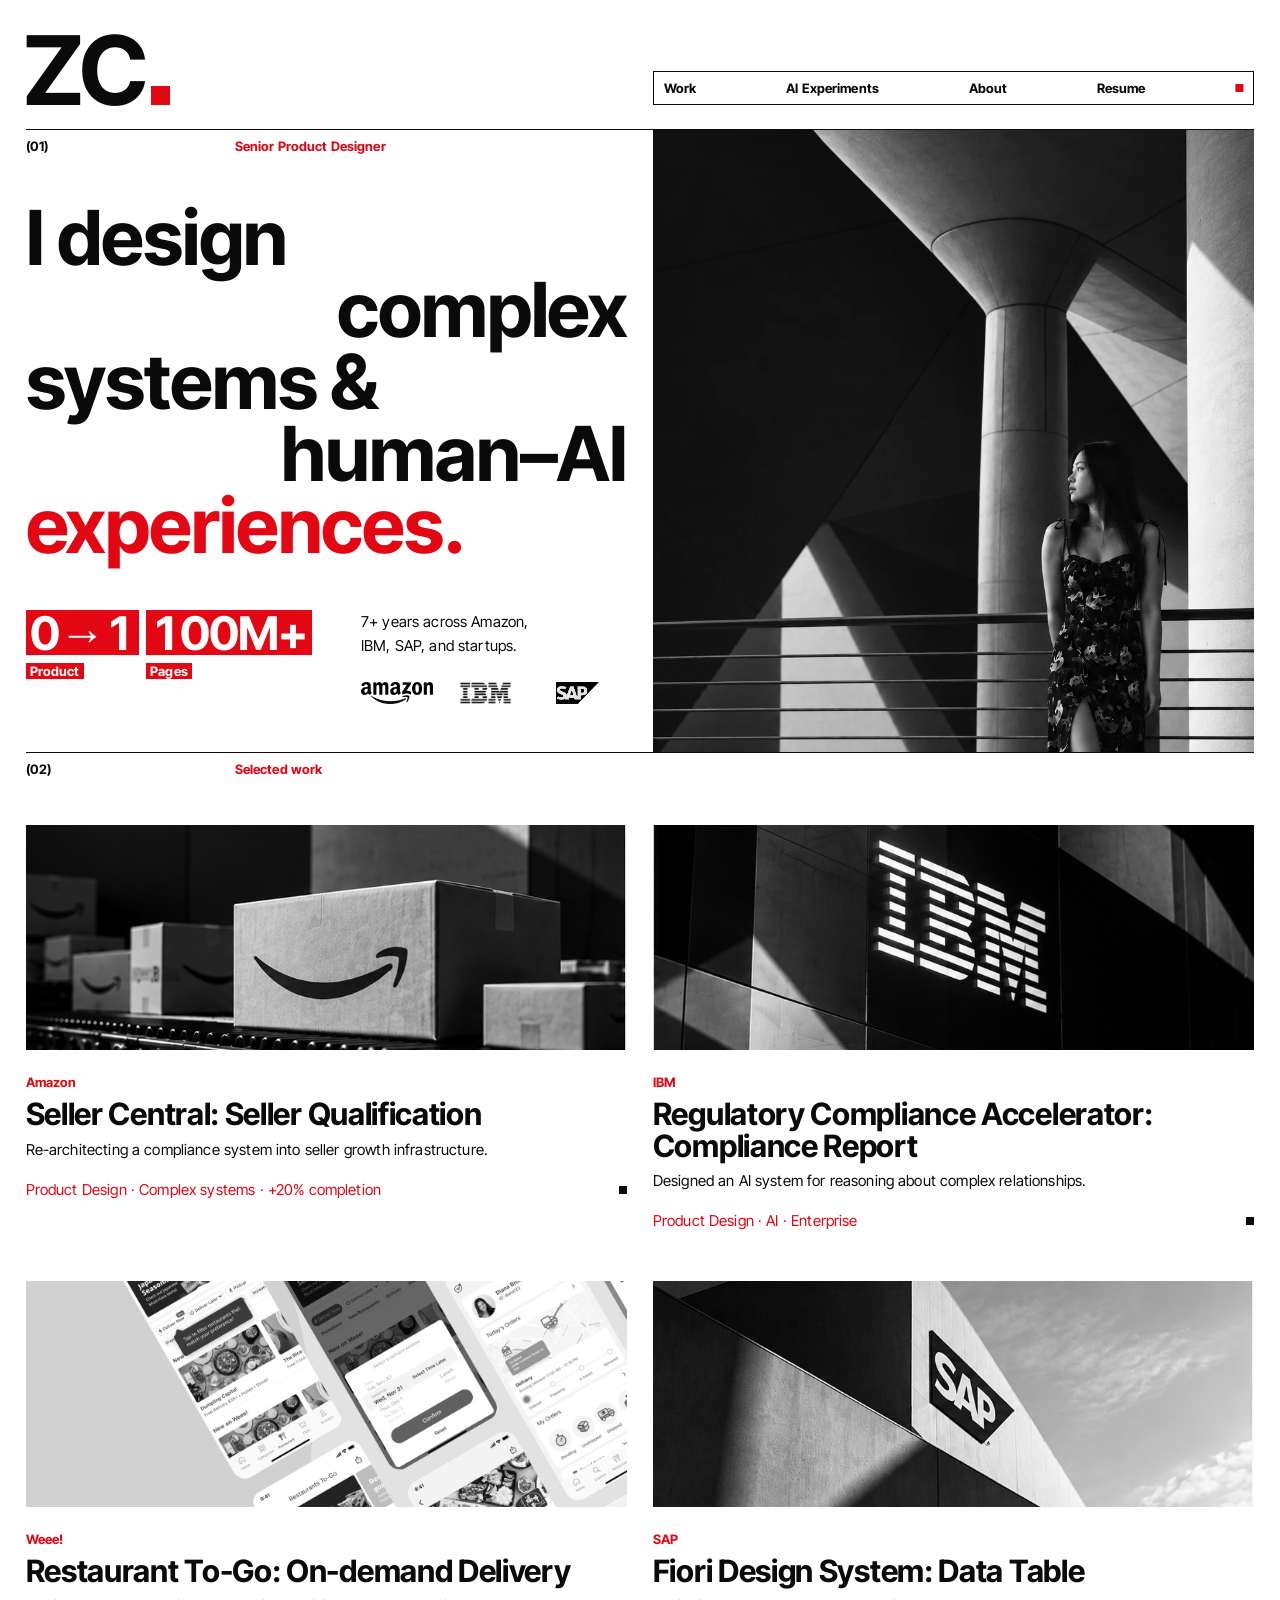
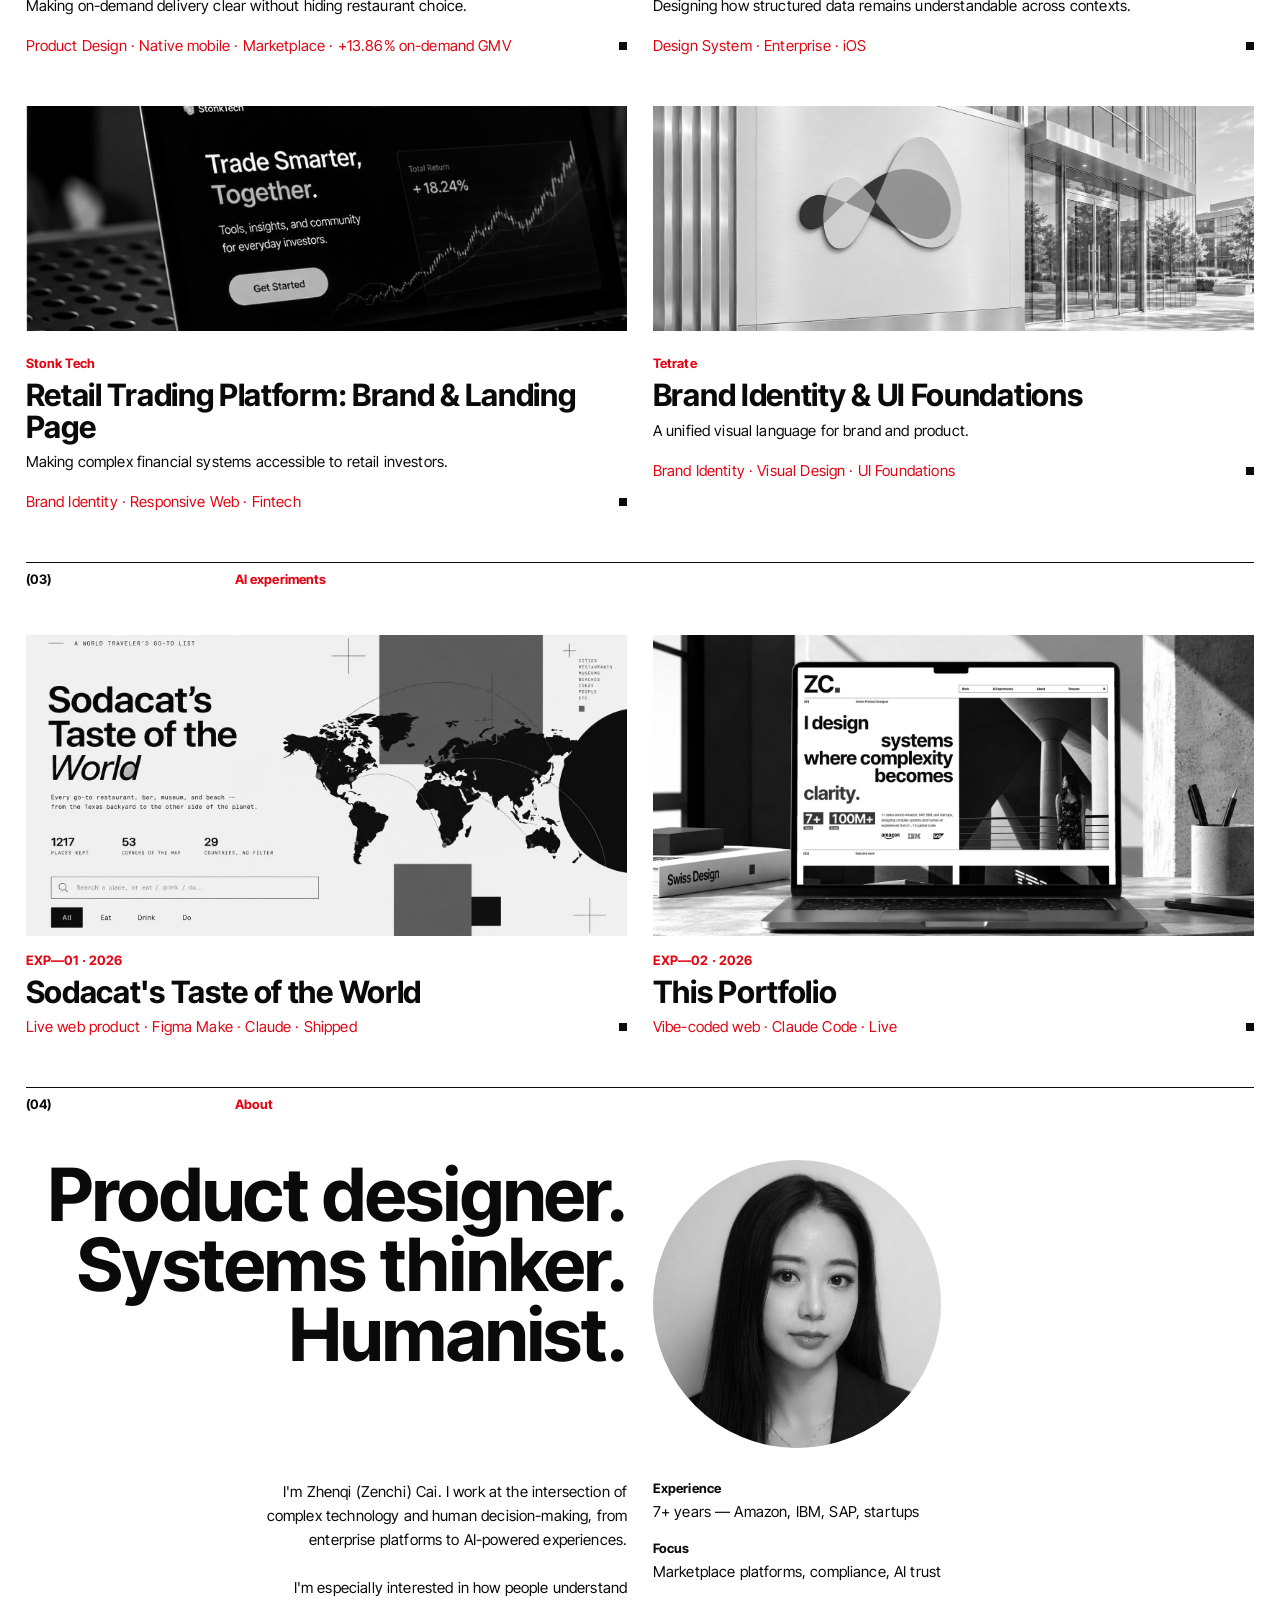
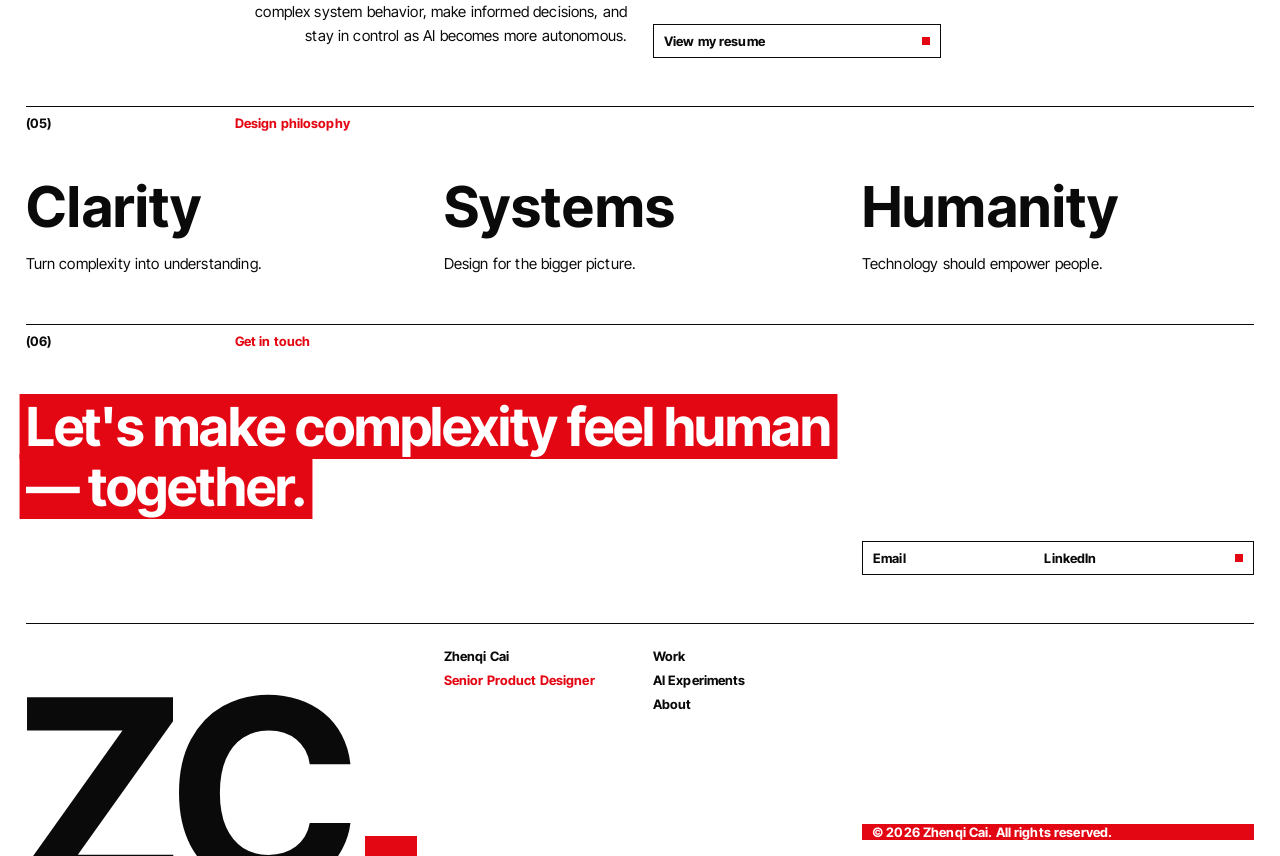
<file: index.html>
<!doctype html>
<html lang="en">
<head>
  <meta charset="utf-8">
  <meta name="viewport" content="width=device-width, initial-scale=1">
  <title>Zhenqi Cai — Senior Product Designer</title>
  <meta name="description" content="Zhenqi Cai — senior product designer. Complex systems and AI experiences across Amazon, SAP, IBM and startups.">
  <link rel="stylesheet" href="css/style.css?v=ord1">
  <link rel="icon" type="image/svg+xml" href="/favicon.svg?v=zc1">
  <link rel="icon" sizes="any" href="/favicon.ico?v=zc1">
  <link rel="apple-touch-icon" href="/apple-touch-icon.png?v=zc1">
</head>
<body data-page="home">
  <div id="app"></div>
  <script src="js/analytics.js?v=ord1"></script>
  <script src="js/data.js?v=ord1"></script>
  <script src="js/main.js?v=ord1"></script>
</body>
</html>
</file>
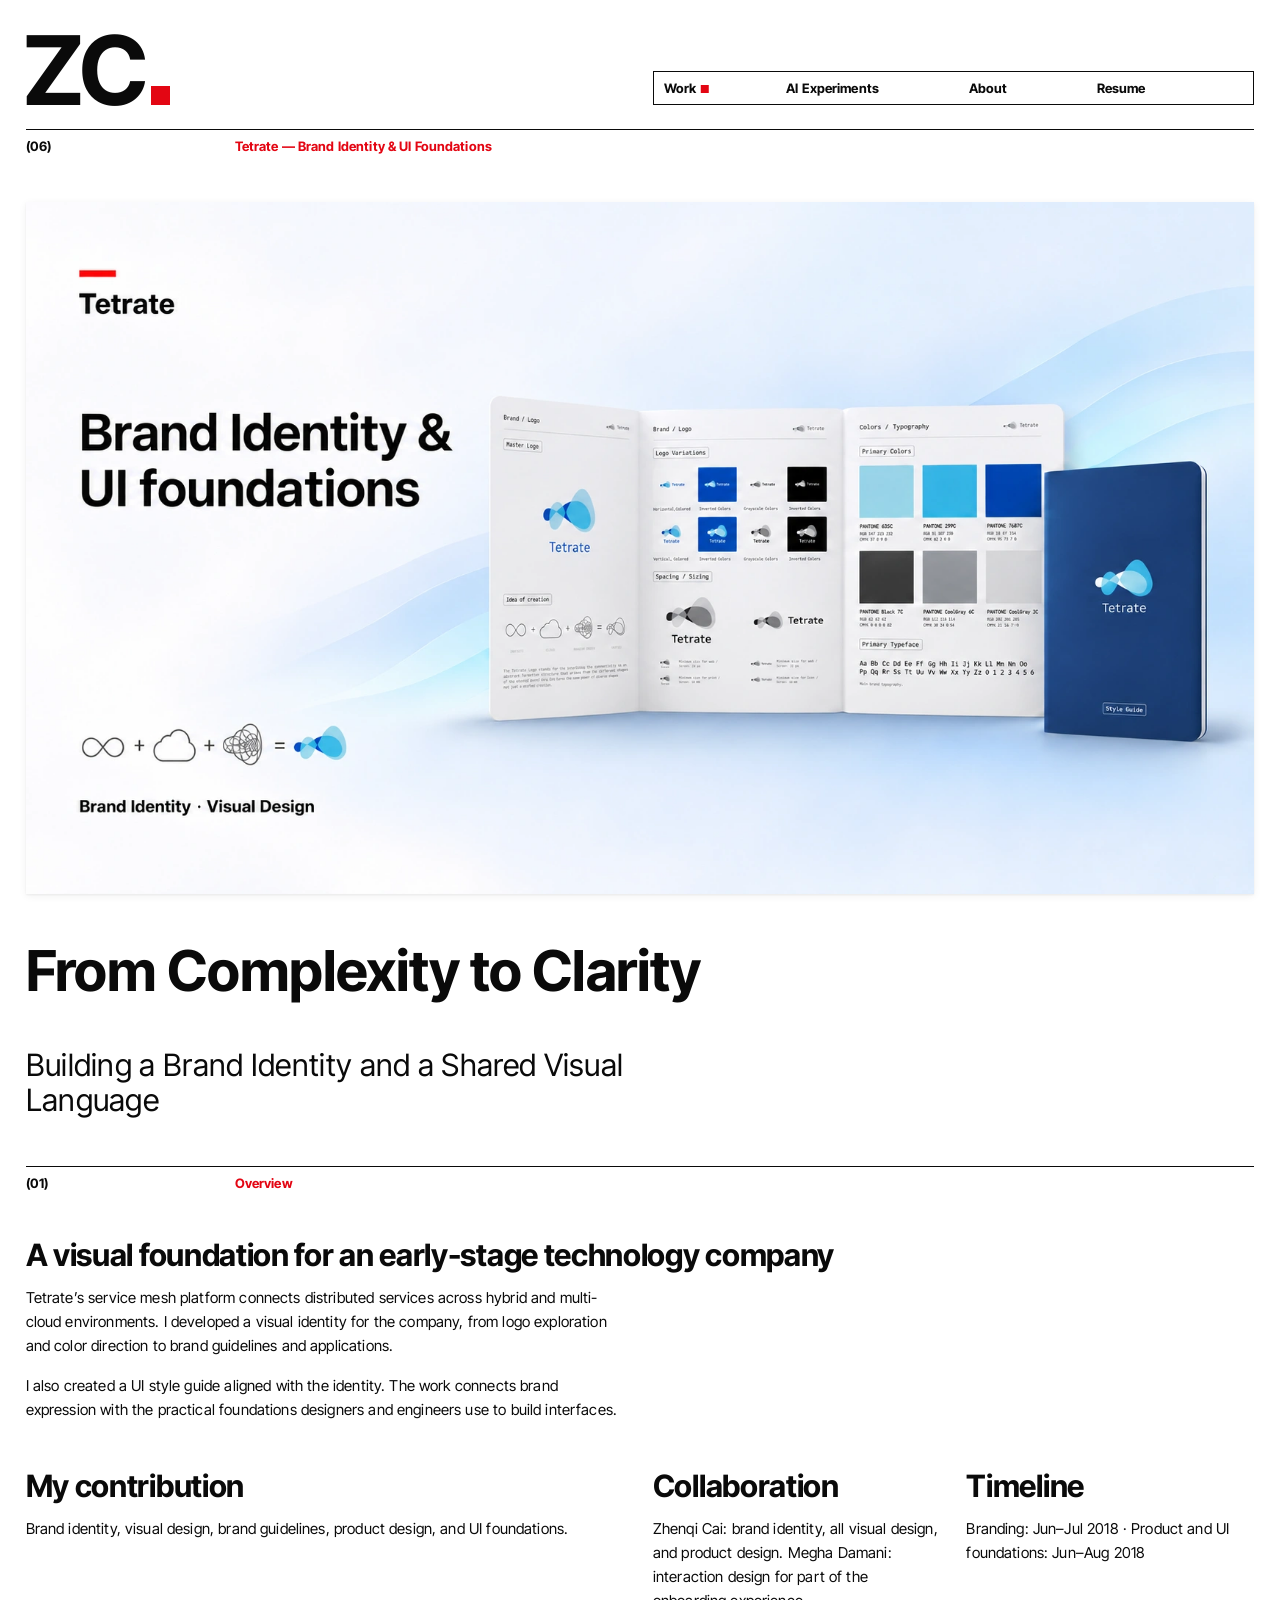
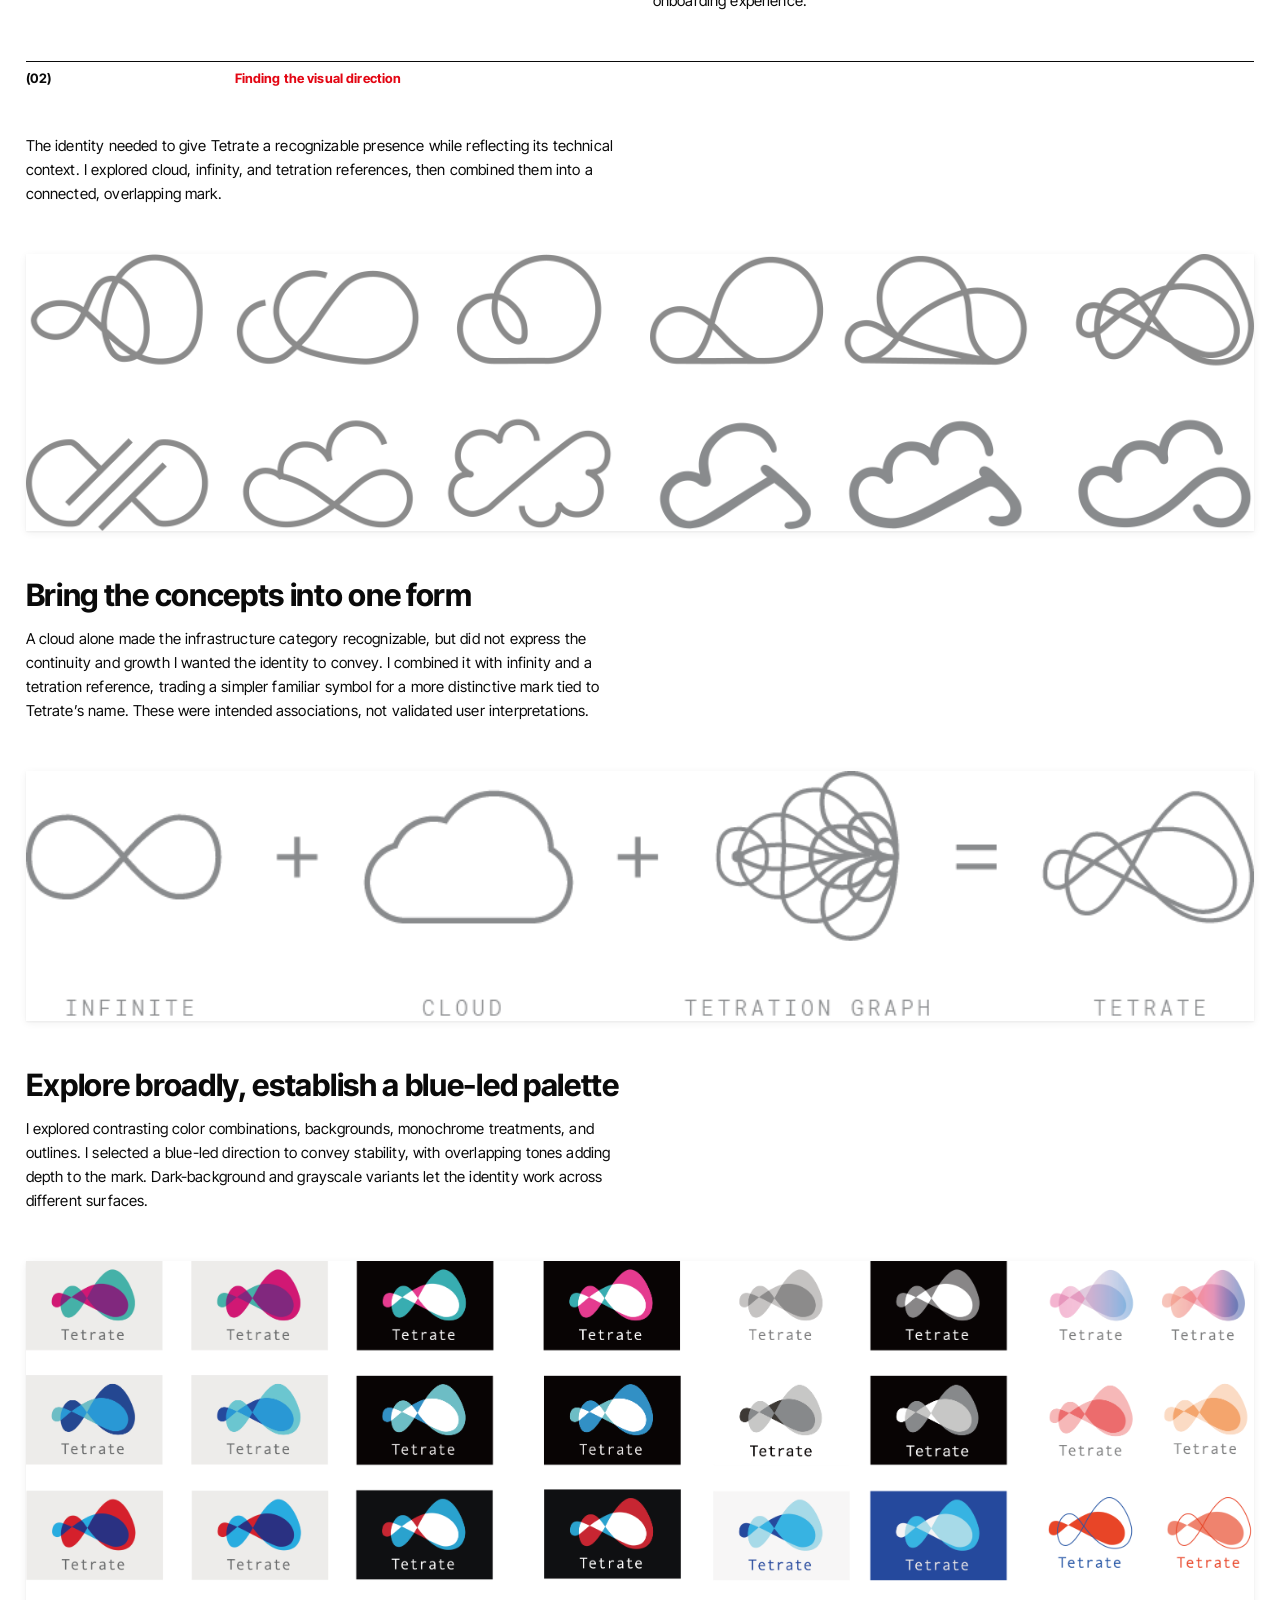
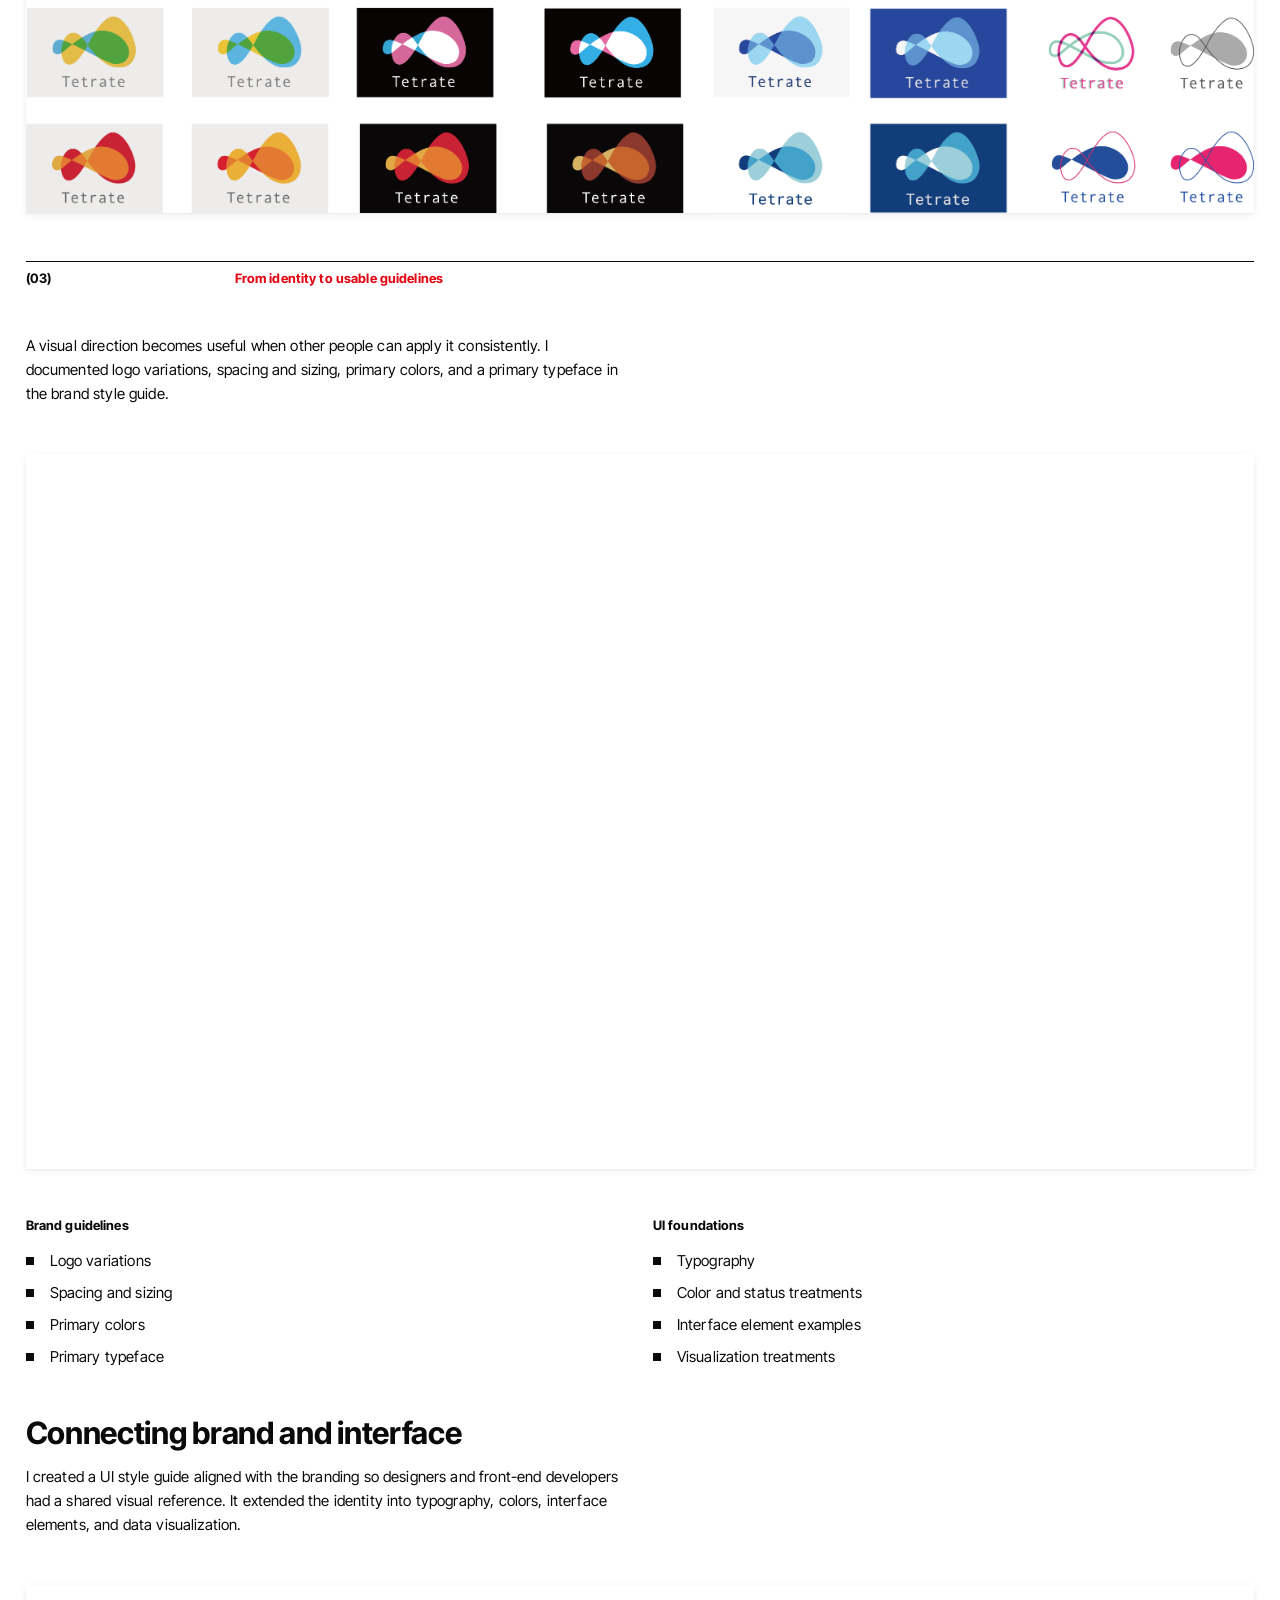
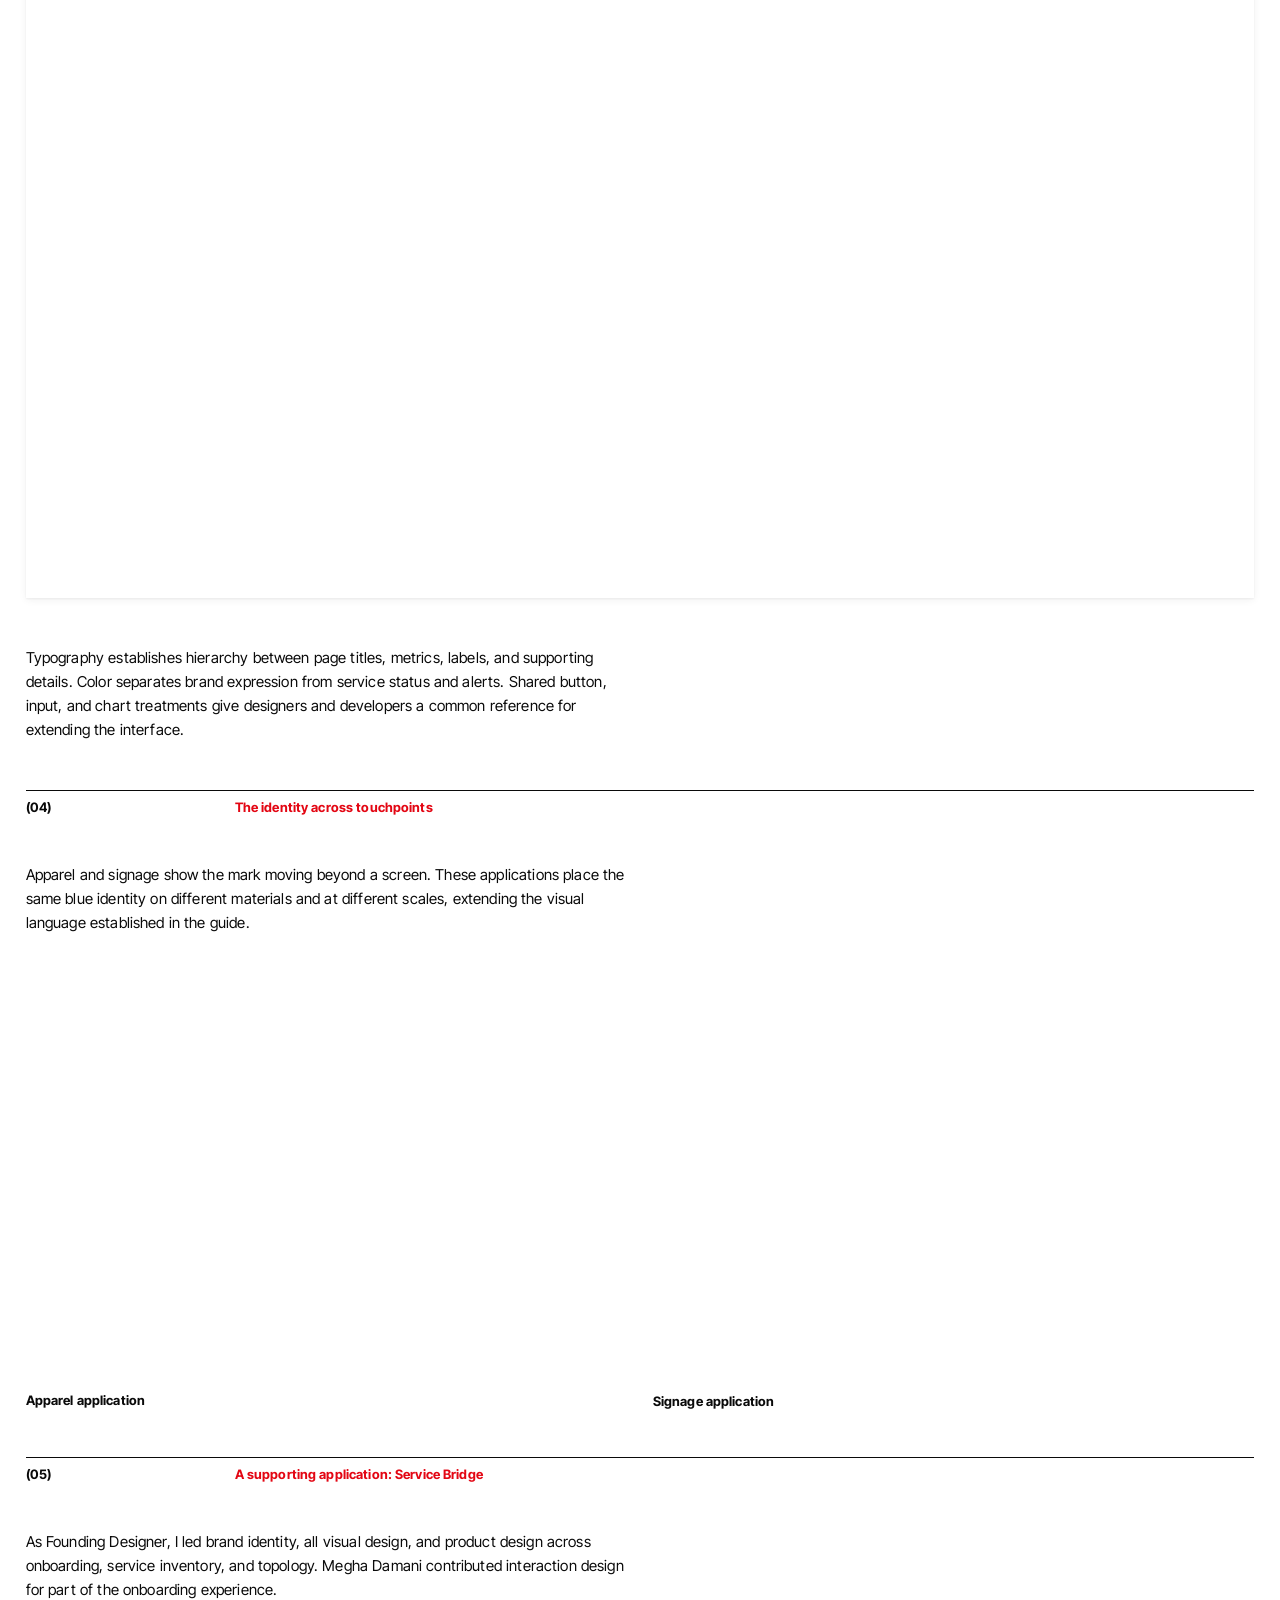
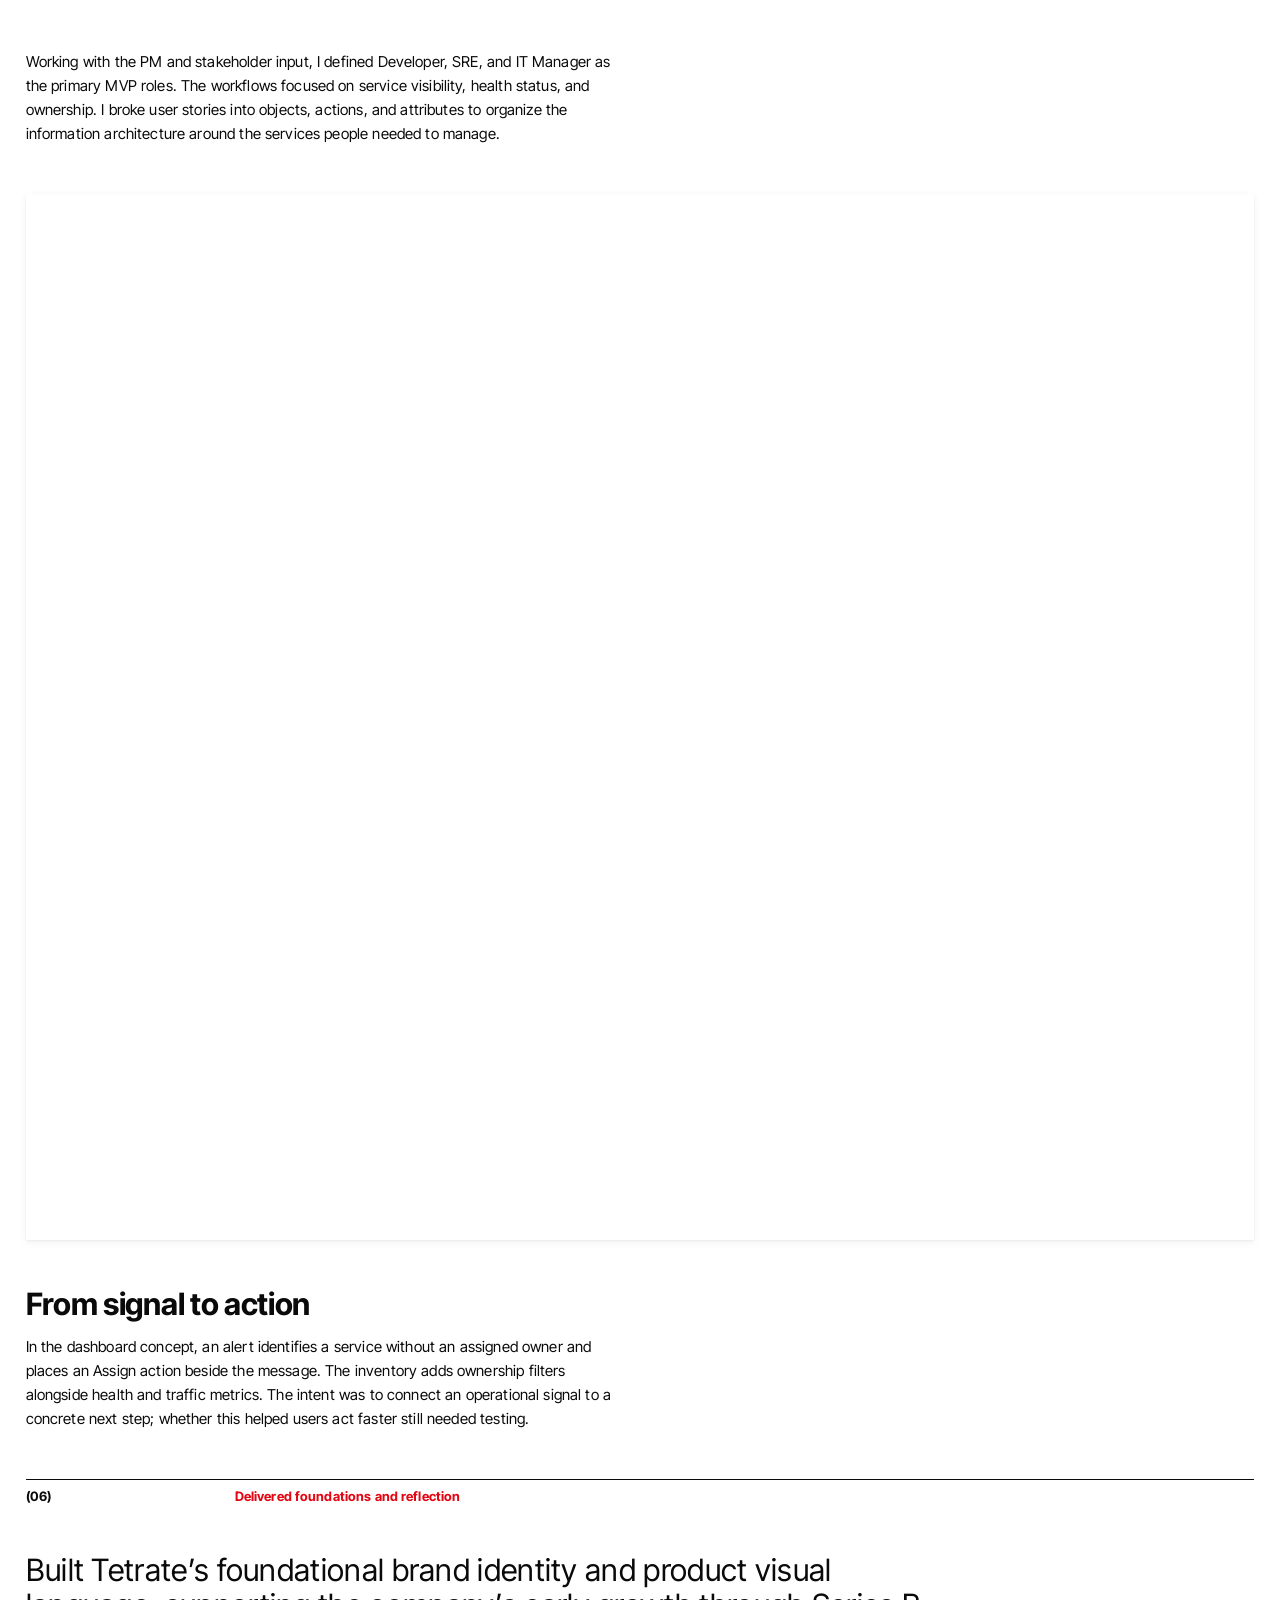
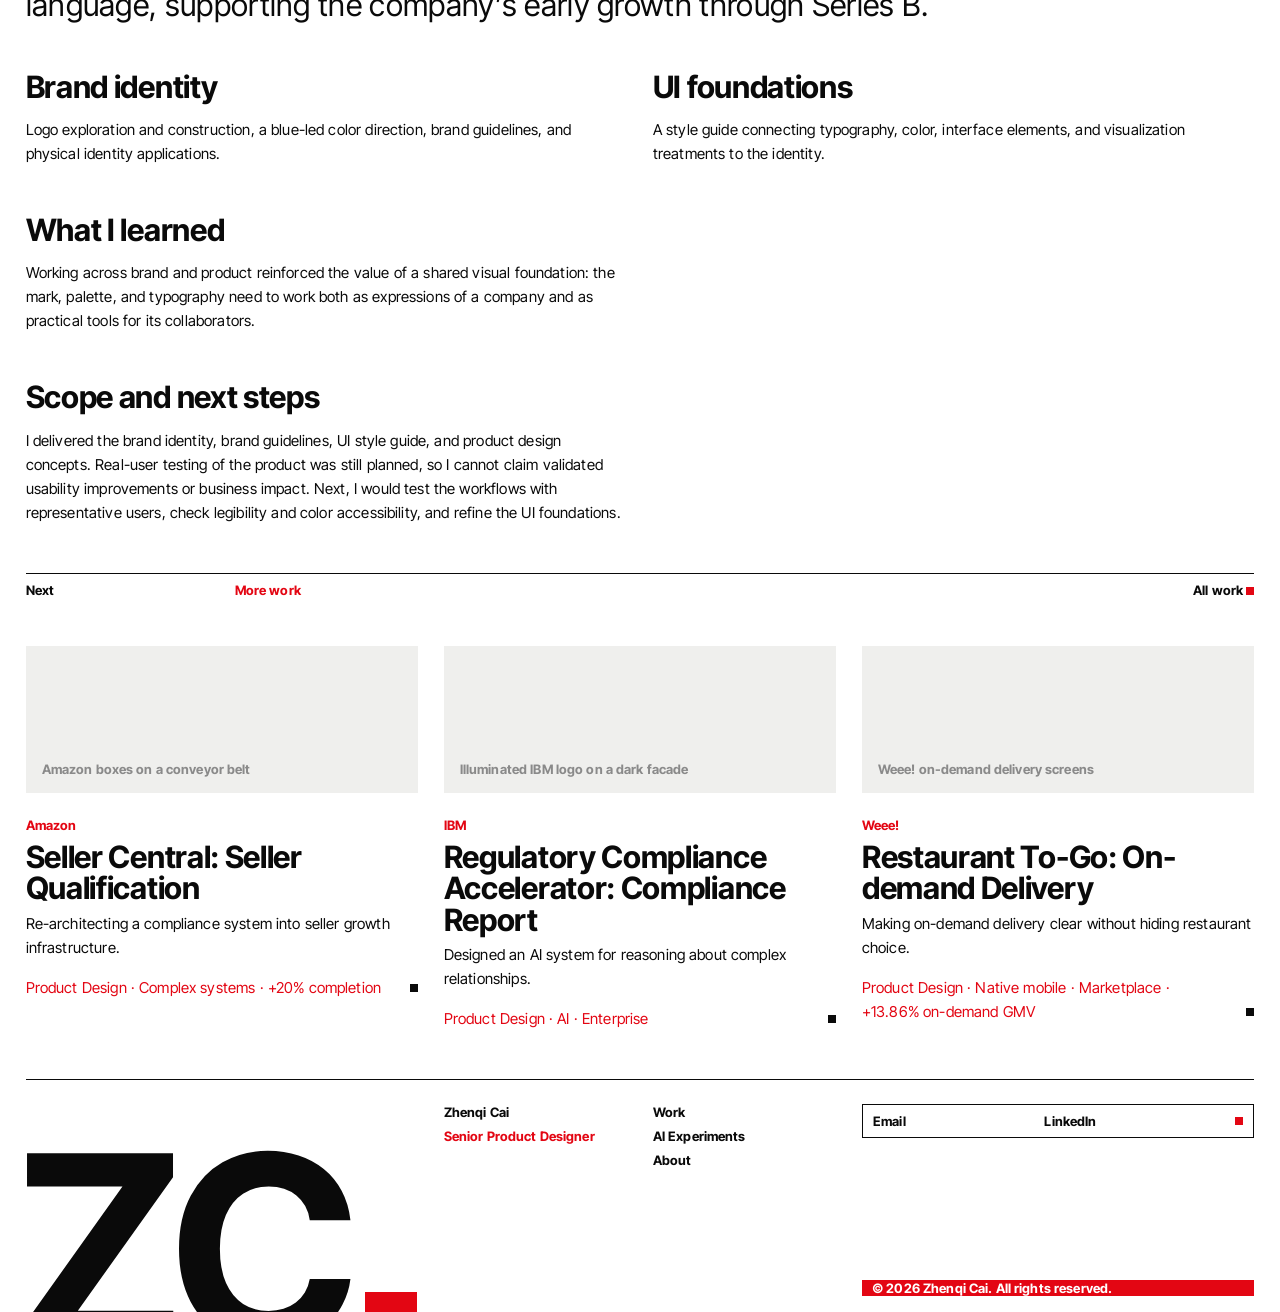
<file: tetrate/index.html>
<!doctype html>
<html lang="en">
<head>
  <base href="../">
  <meta charset="utf-8">
  <meta name="viewport" content="width=device-width, initial-scale=1">
  <title>Project — Zhenqi Cai</title>
  <meta name="description" content="Zhenqi Cai — senior product designer. Complex systems and AI experiences across Amazon, SAP, IBM and startups.">
  <link rel="stylesheet" href="css/style.css?v=tetrate-restored-v29">
  <link rel="icon" type="image/svg+xml" href="/favicon.svg?v=zc1">
  <link rel="icon" sizes="any" href="/favicon.ico?v=zc1">
  <link rel="apple-touch-icon" href="/apple-touch-icon.png?v=zc1">
</head>
<body data-page="project" data-project-id="tetrate">
  <div id="app"></div>
  <script src="js/analytics.js?v=ord1"></script>
  <script src="js/data.js?v=tetrate-restored-v29"></script>
  <script src="js/main.js?v=tetrate-restored-v29"></script>
</body>
</html>
</file>
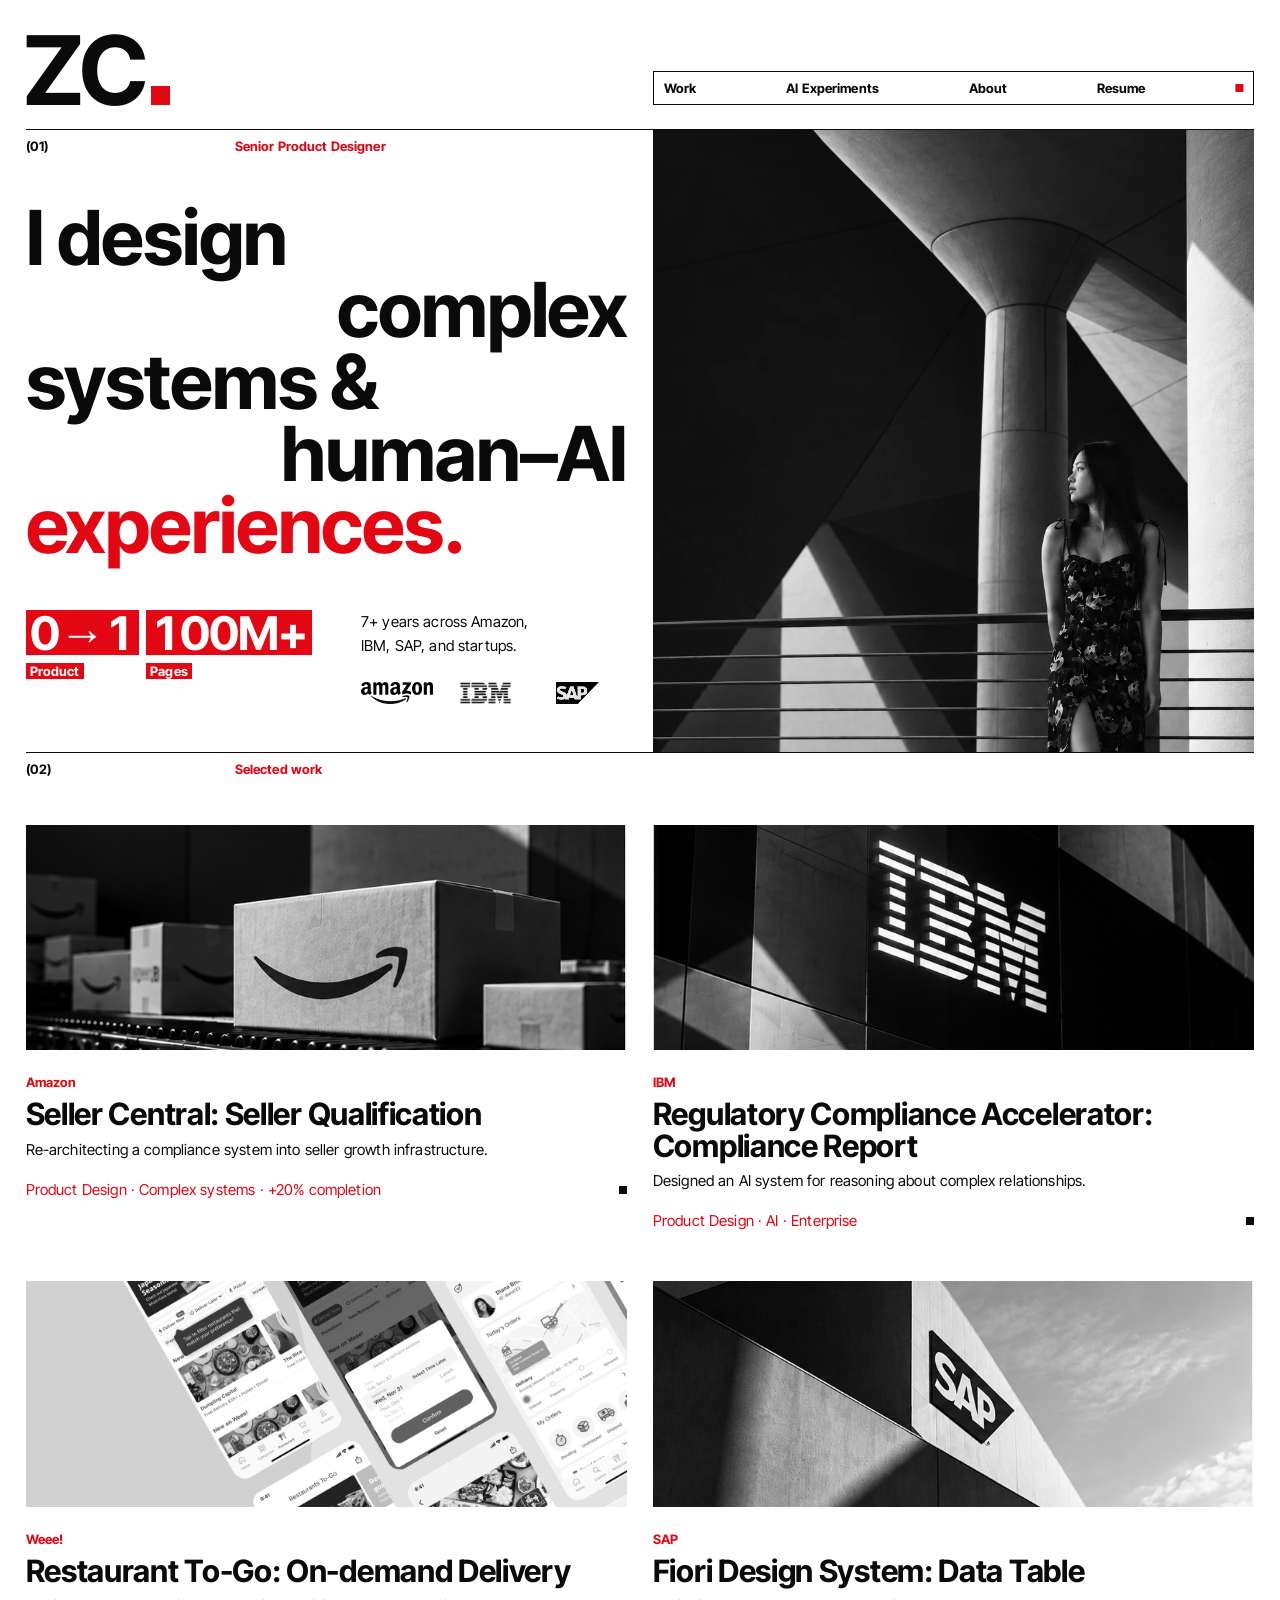
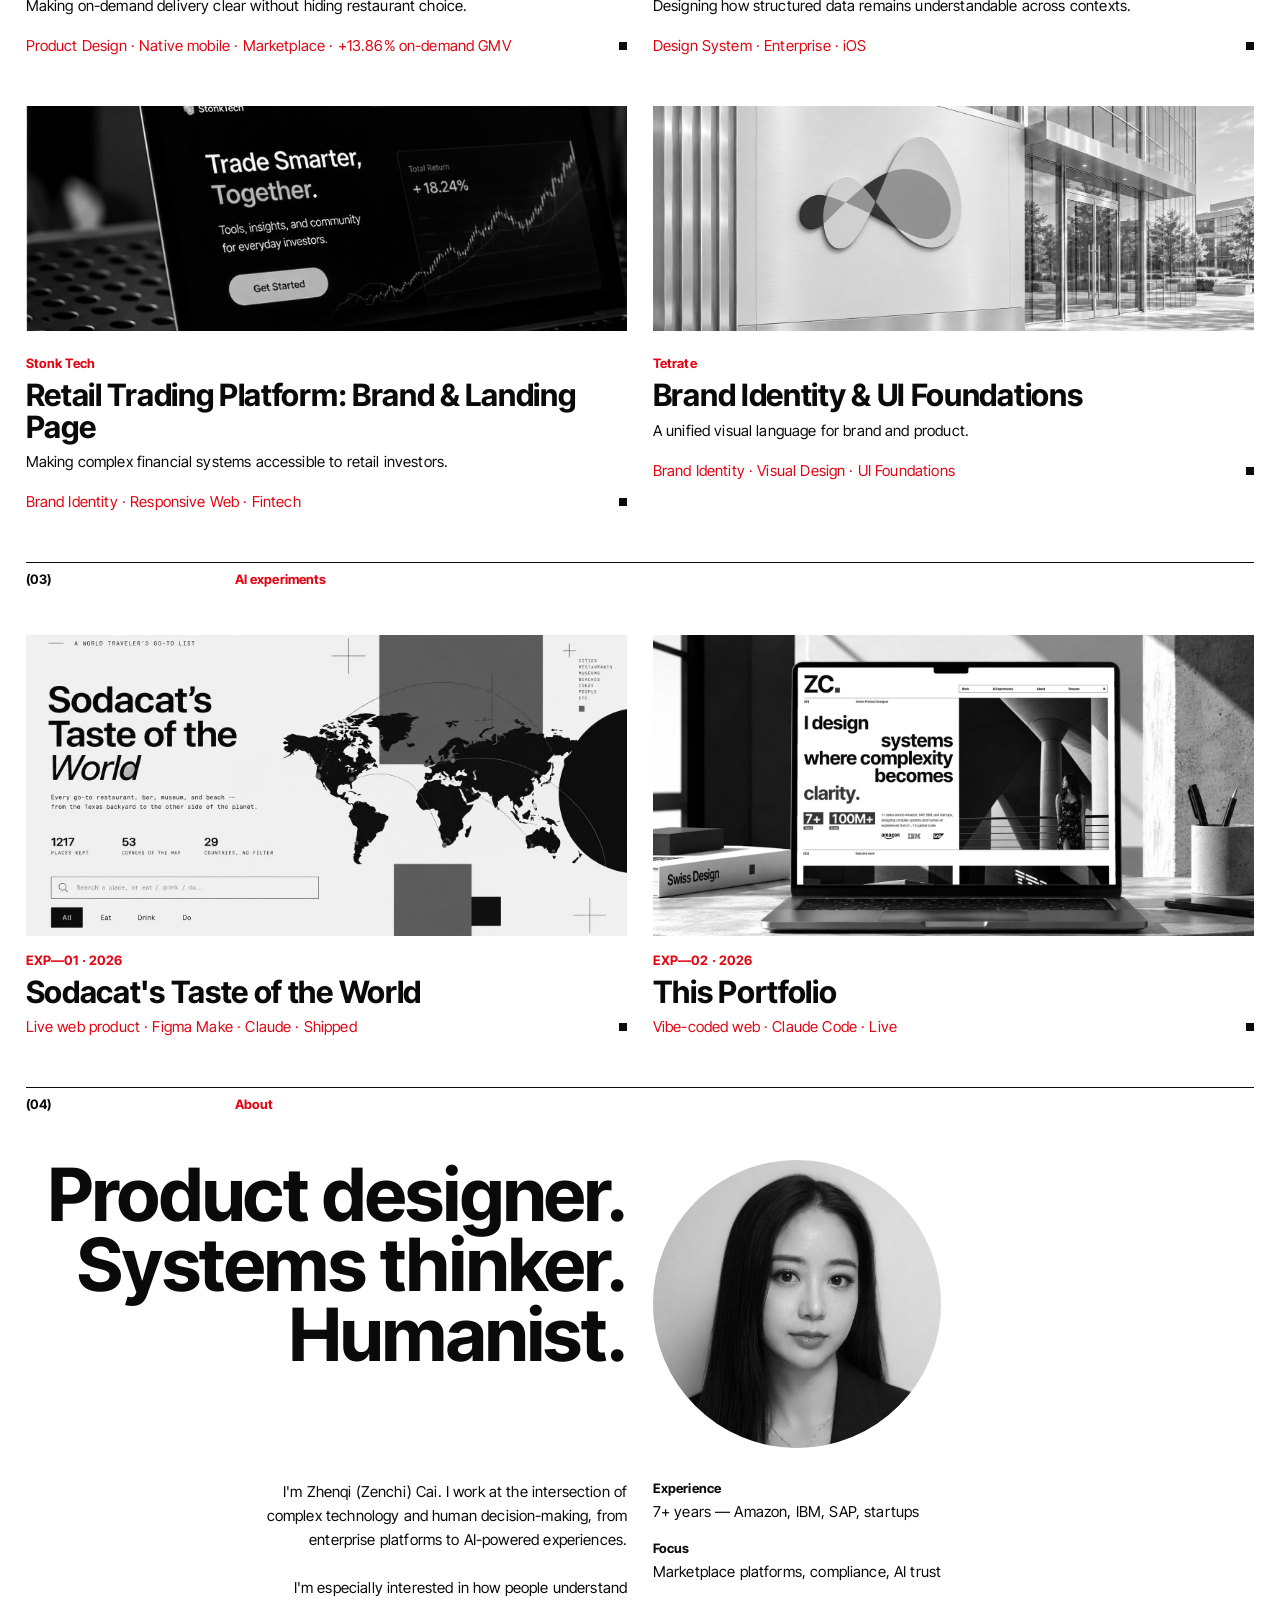
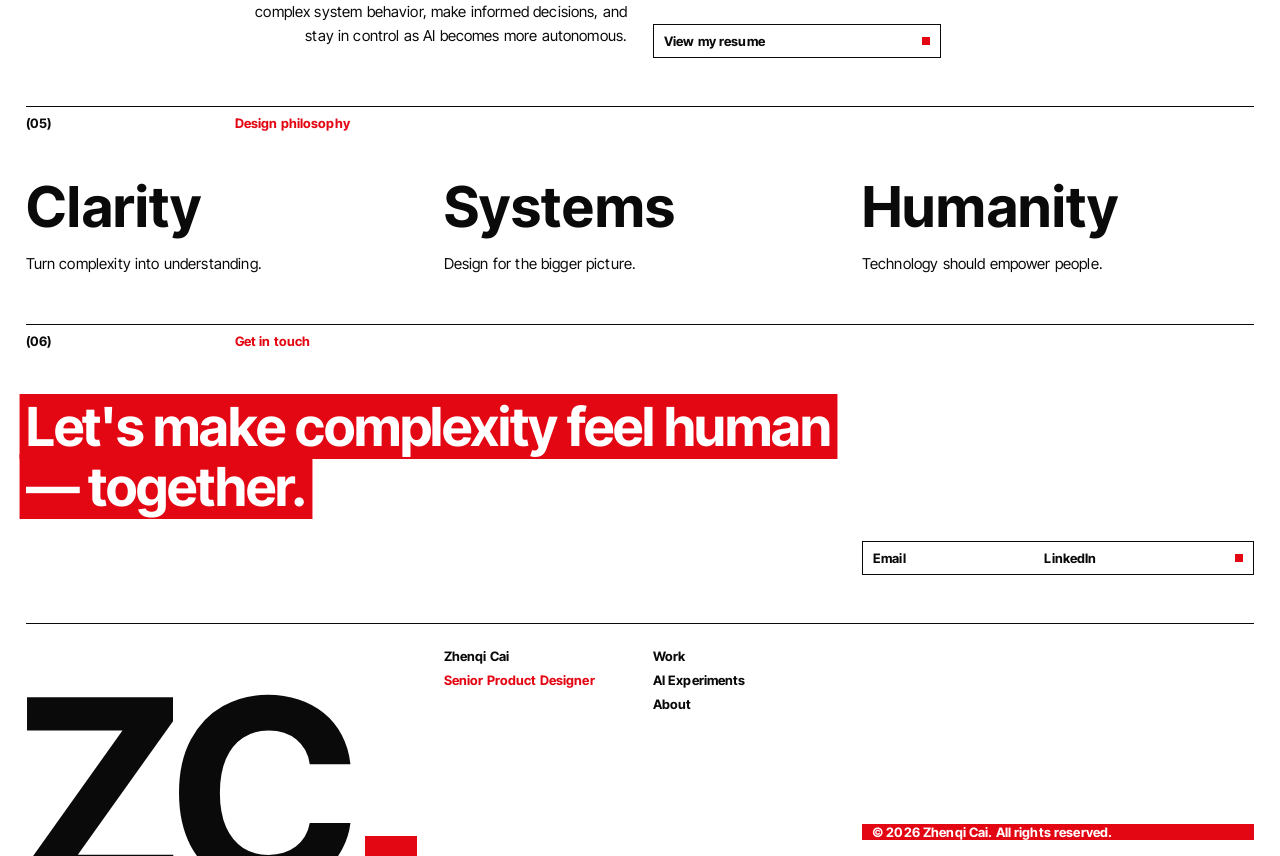
<file: about.html>
<!doctype html>
<html lang="en">
<head>
  <meta charset="utf-8">
  <meta name="viewport" content="width=device-width, initial-scale=1">
  <title>Zhenqi Cai</title>
  <meta name="robots" content="noindex">
  <meta http-equiv="refresh" content="0; url=index.html#about">
  <link rel="canonical" href="https://www.zhenqicai.com/">
  <script>location.replace("index.html#about");</script>
</head>
<body></body>
</html>
</file>
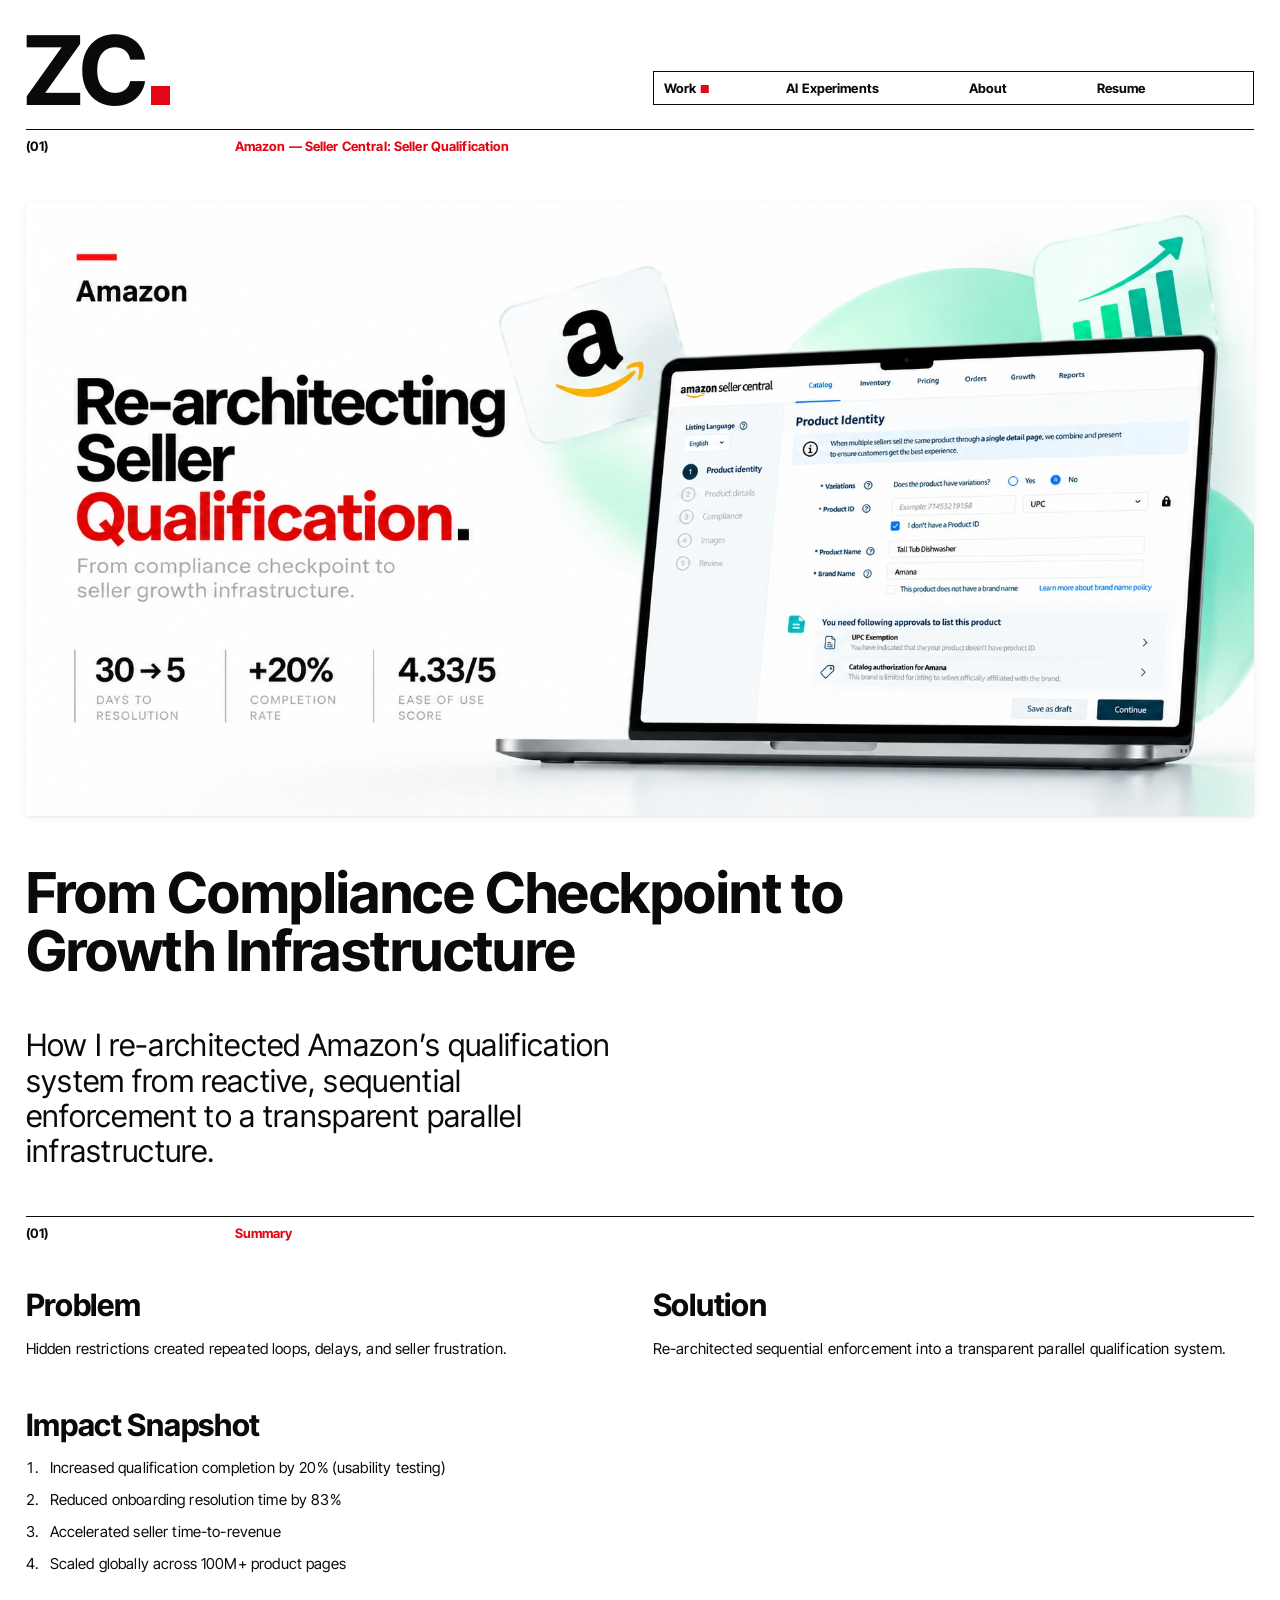
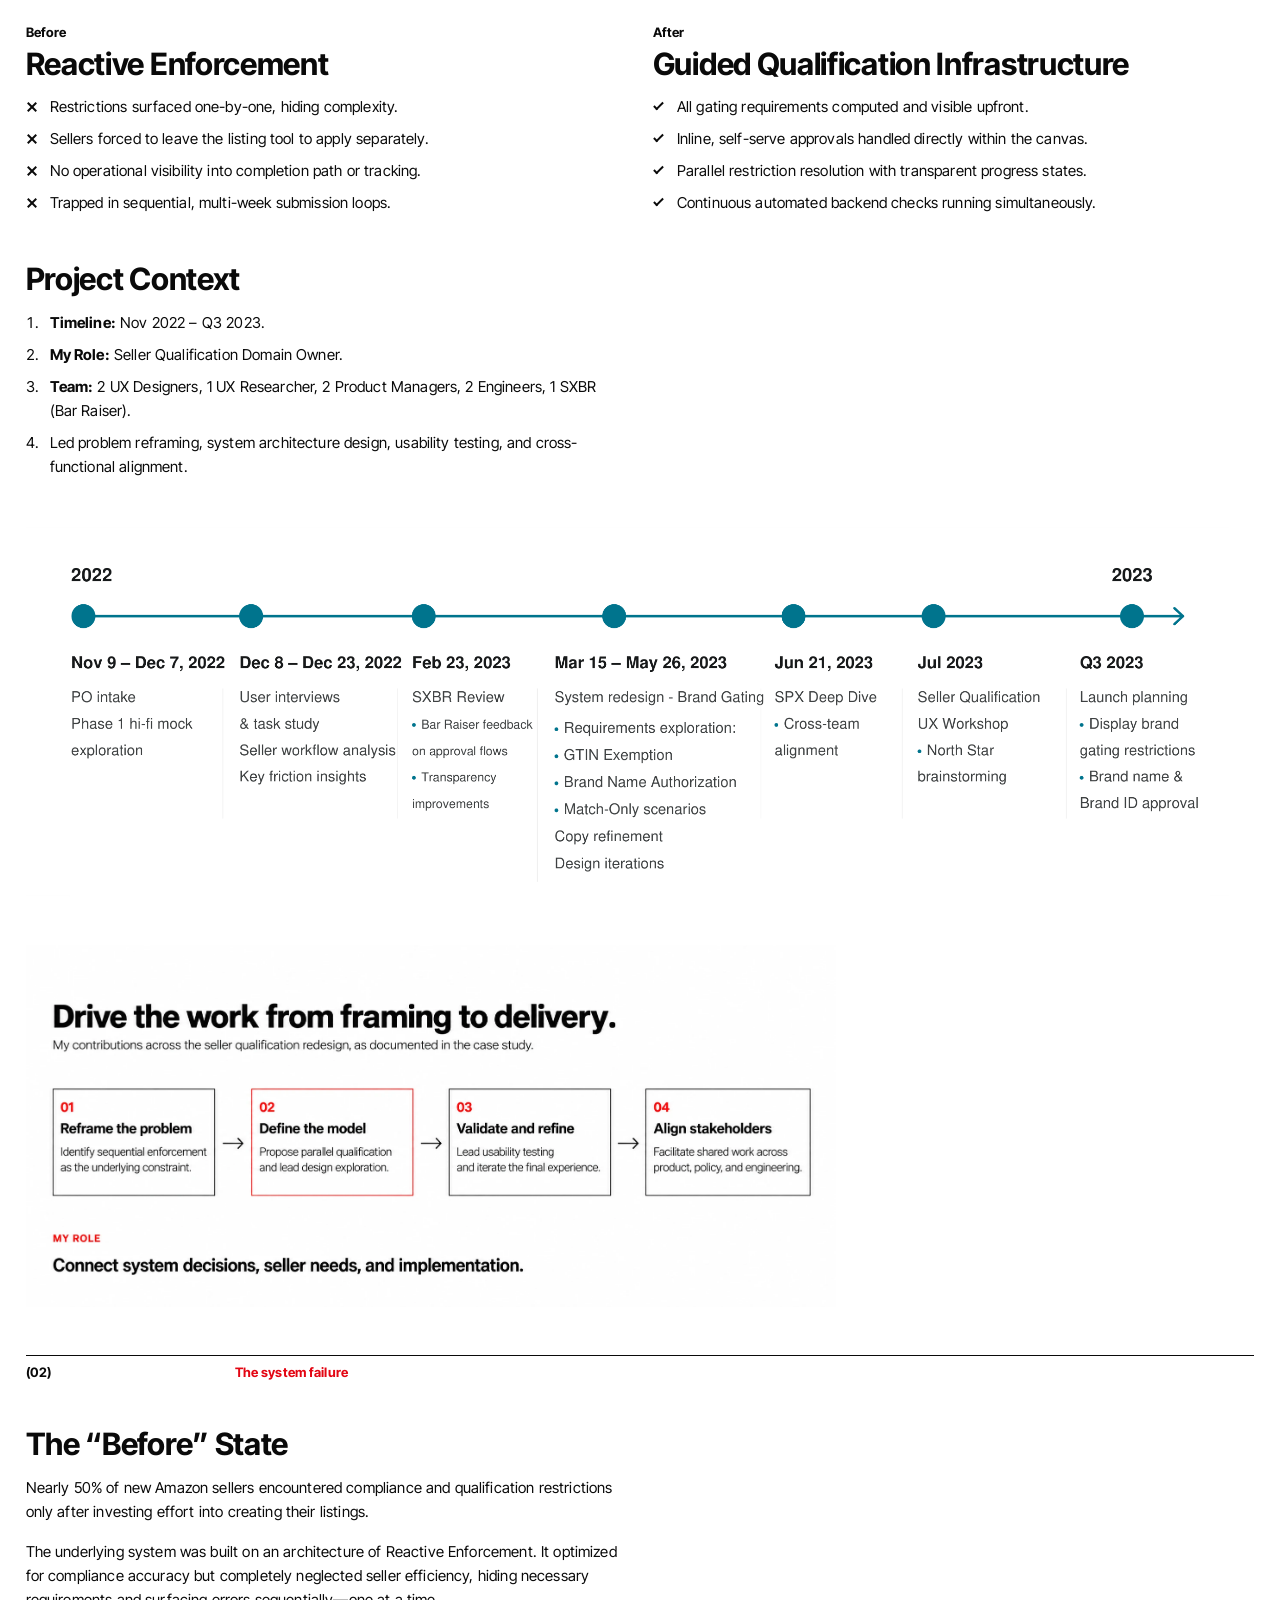
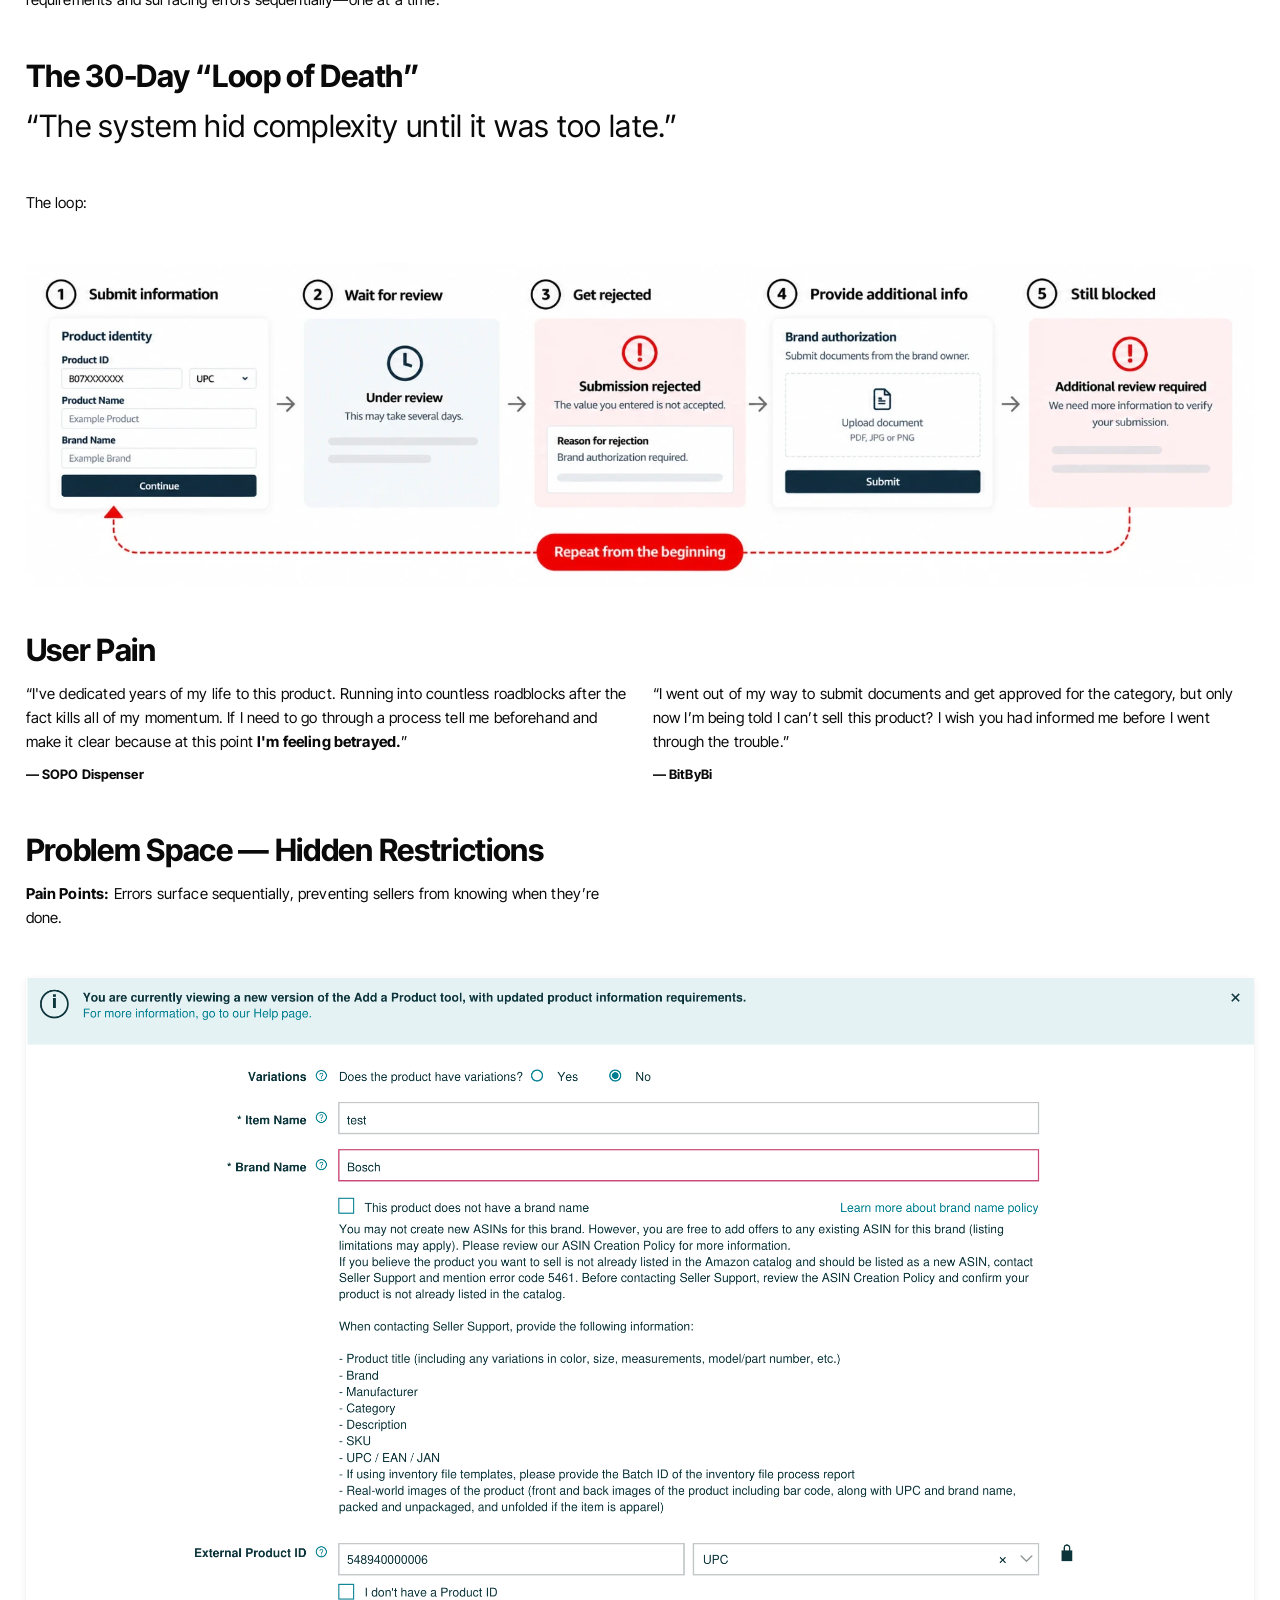
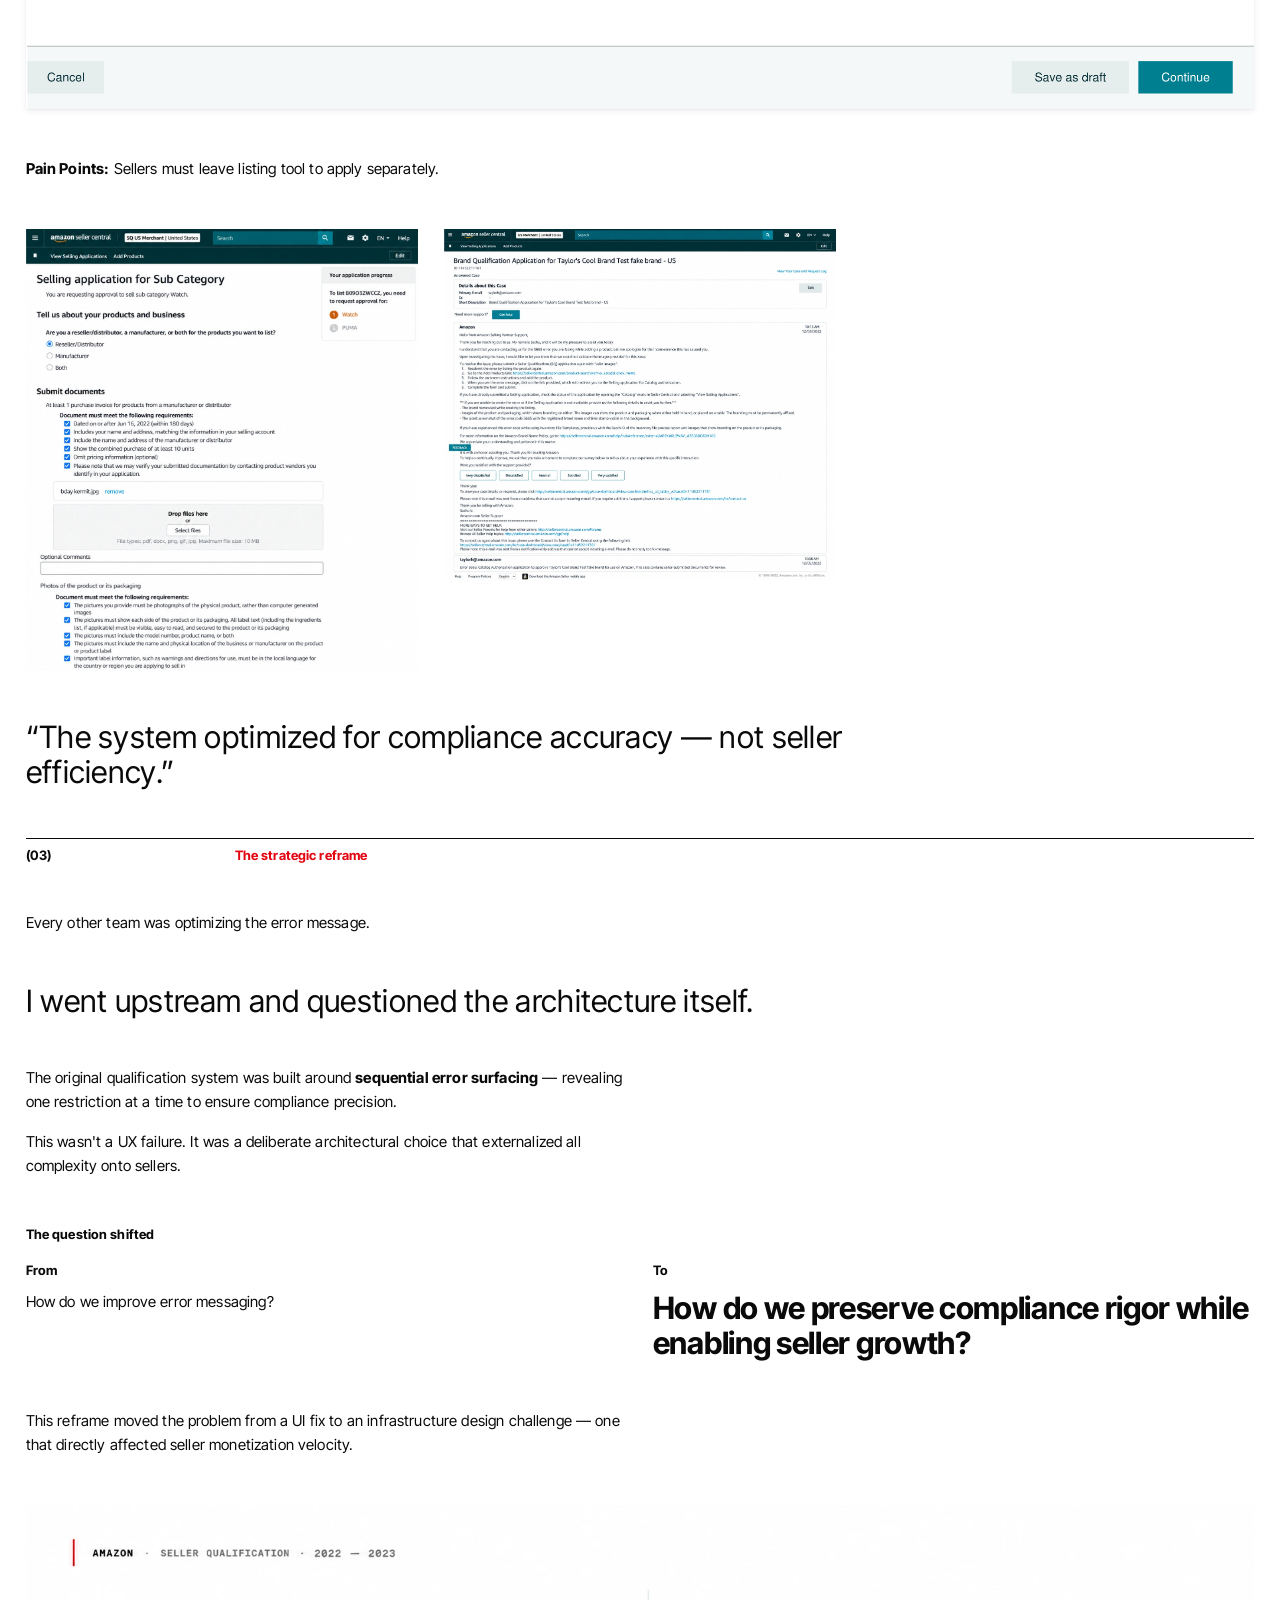
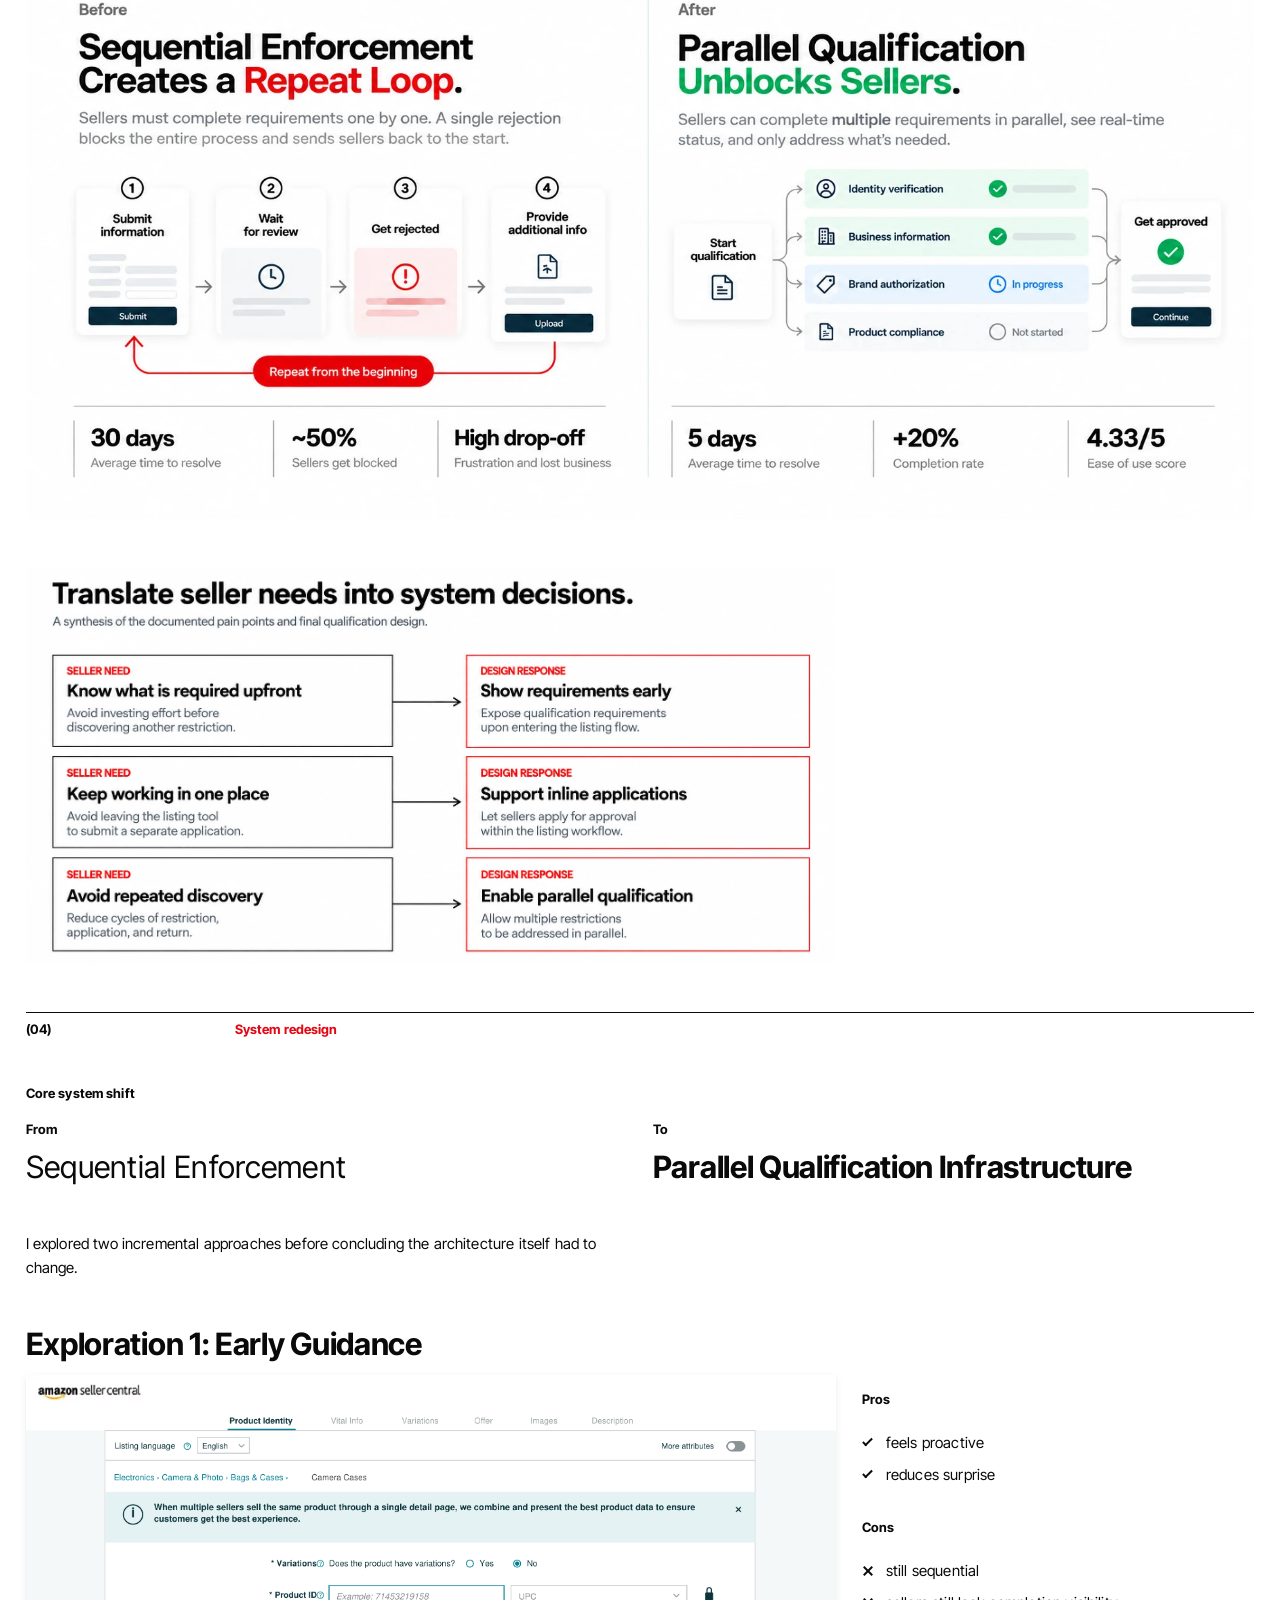
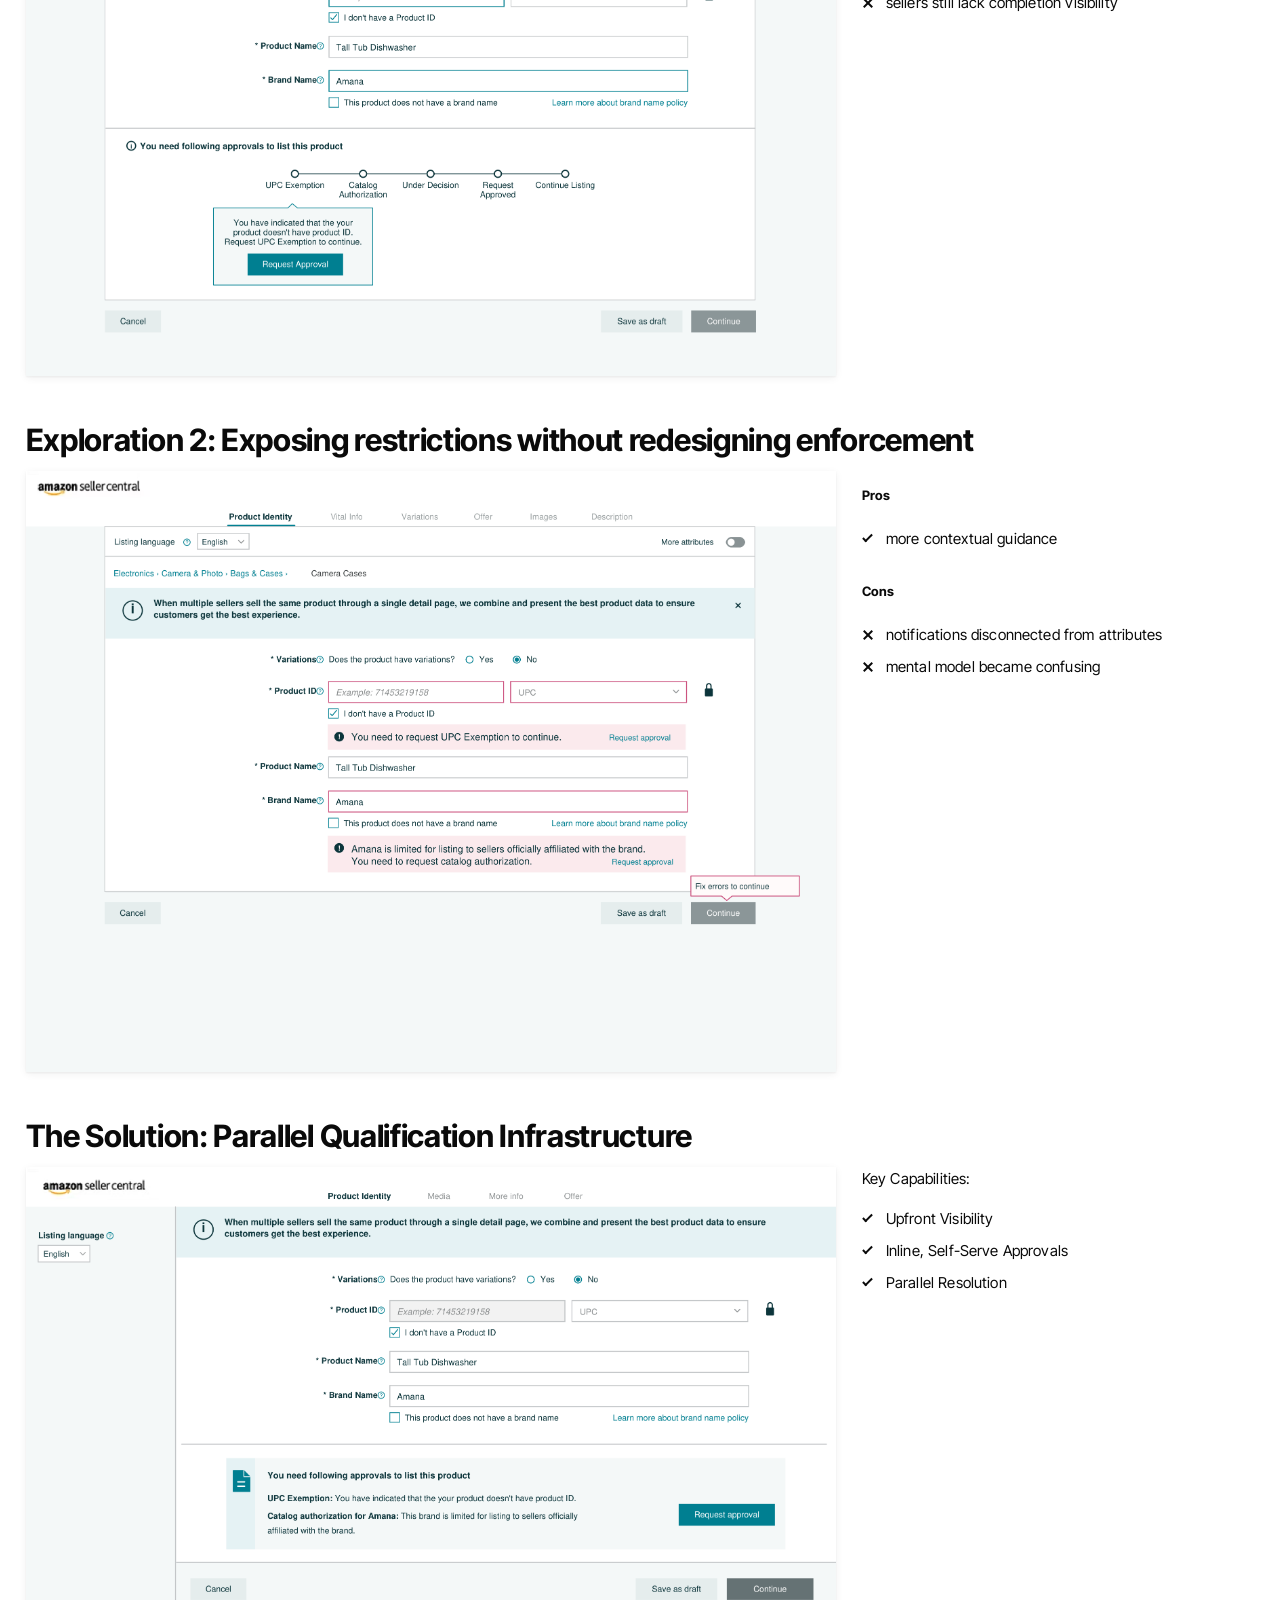
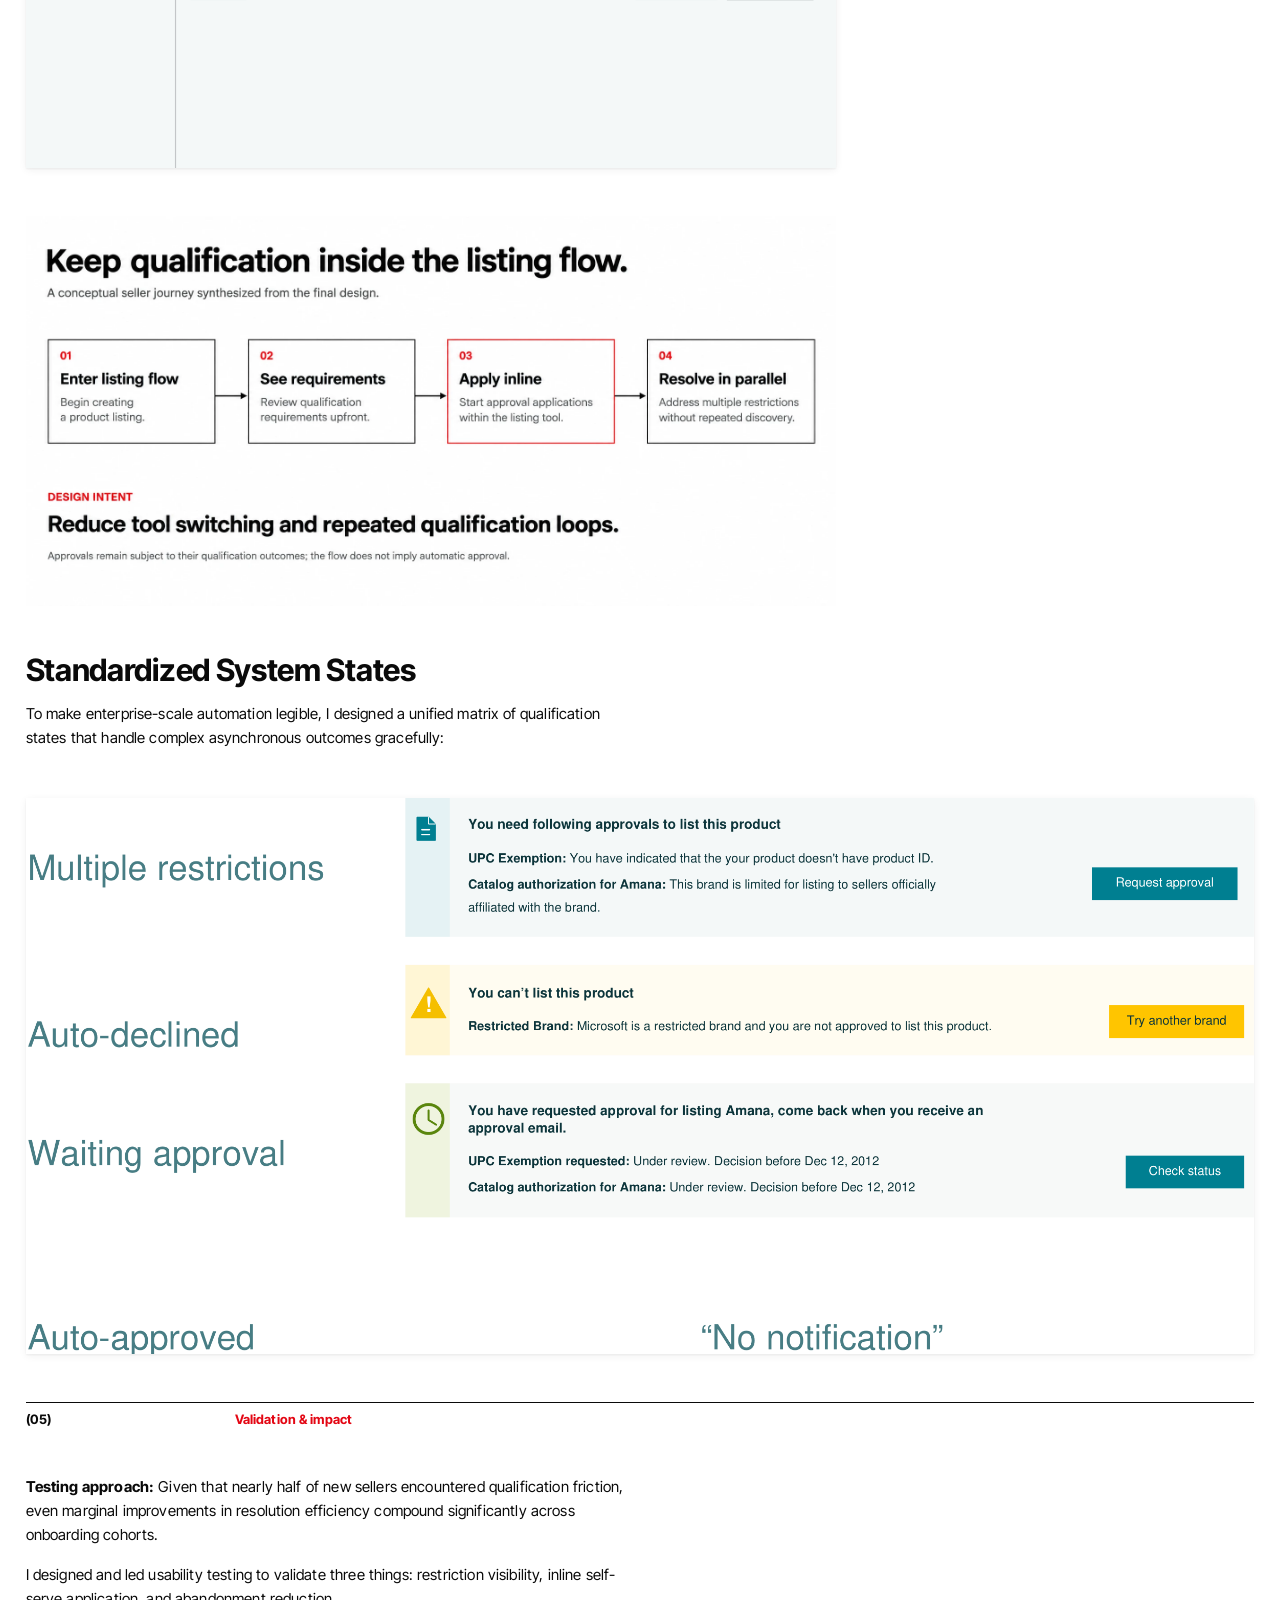
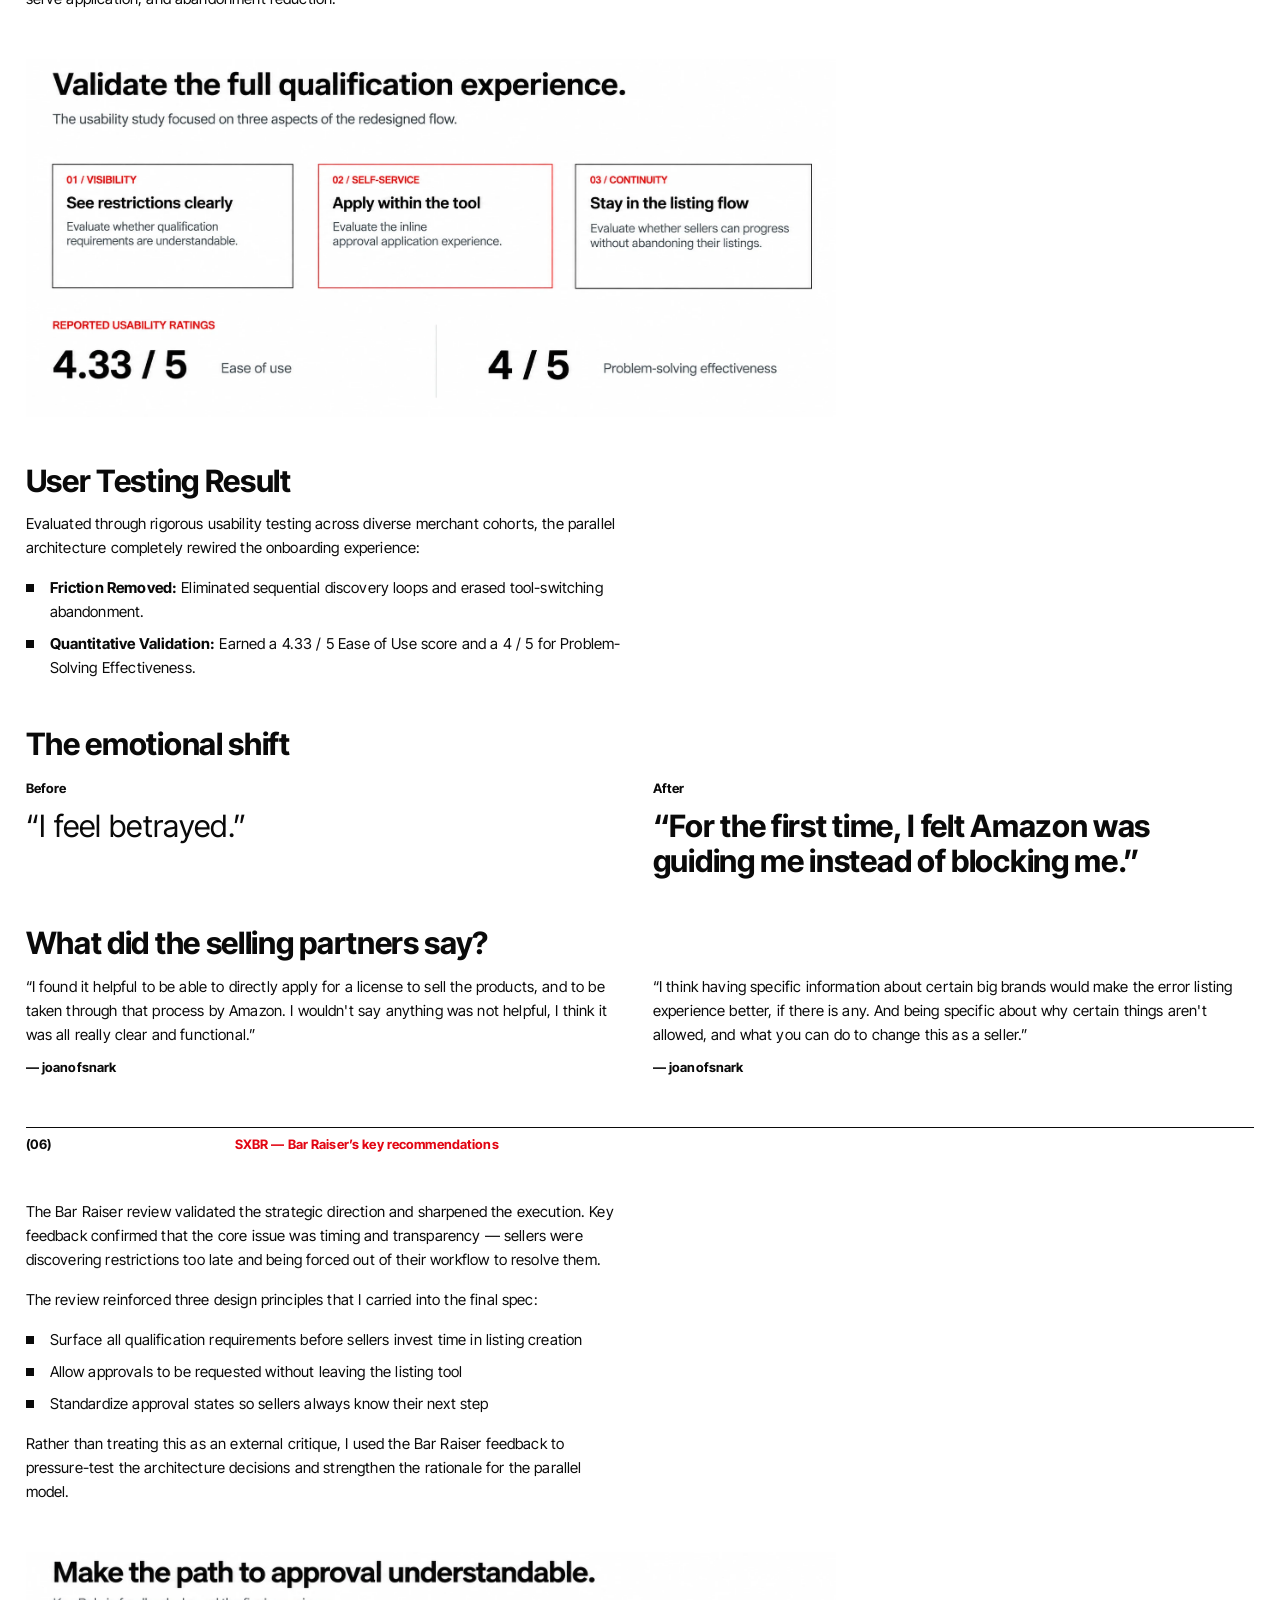
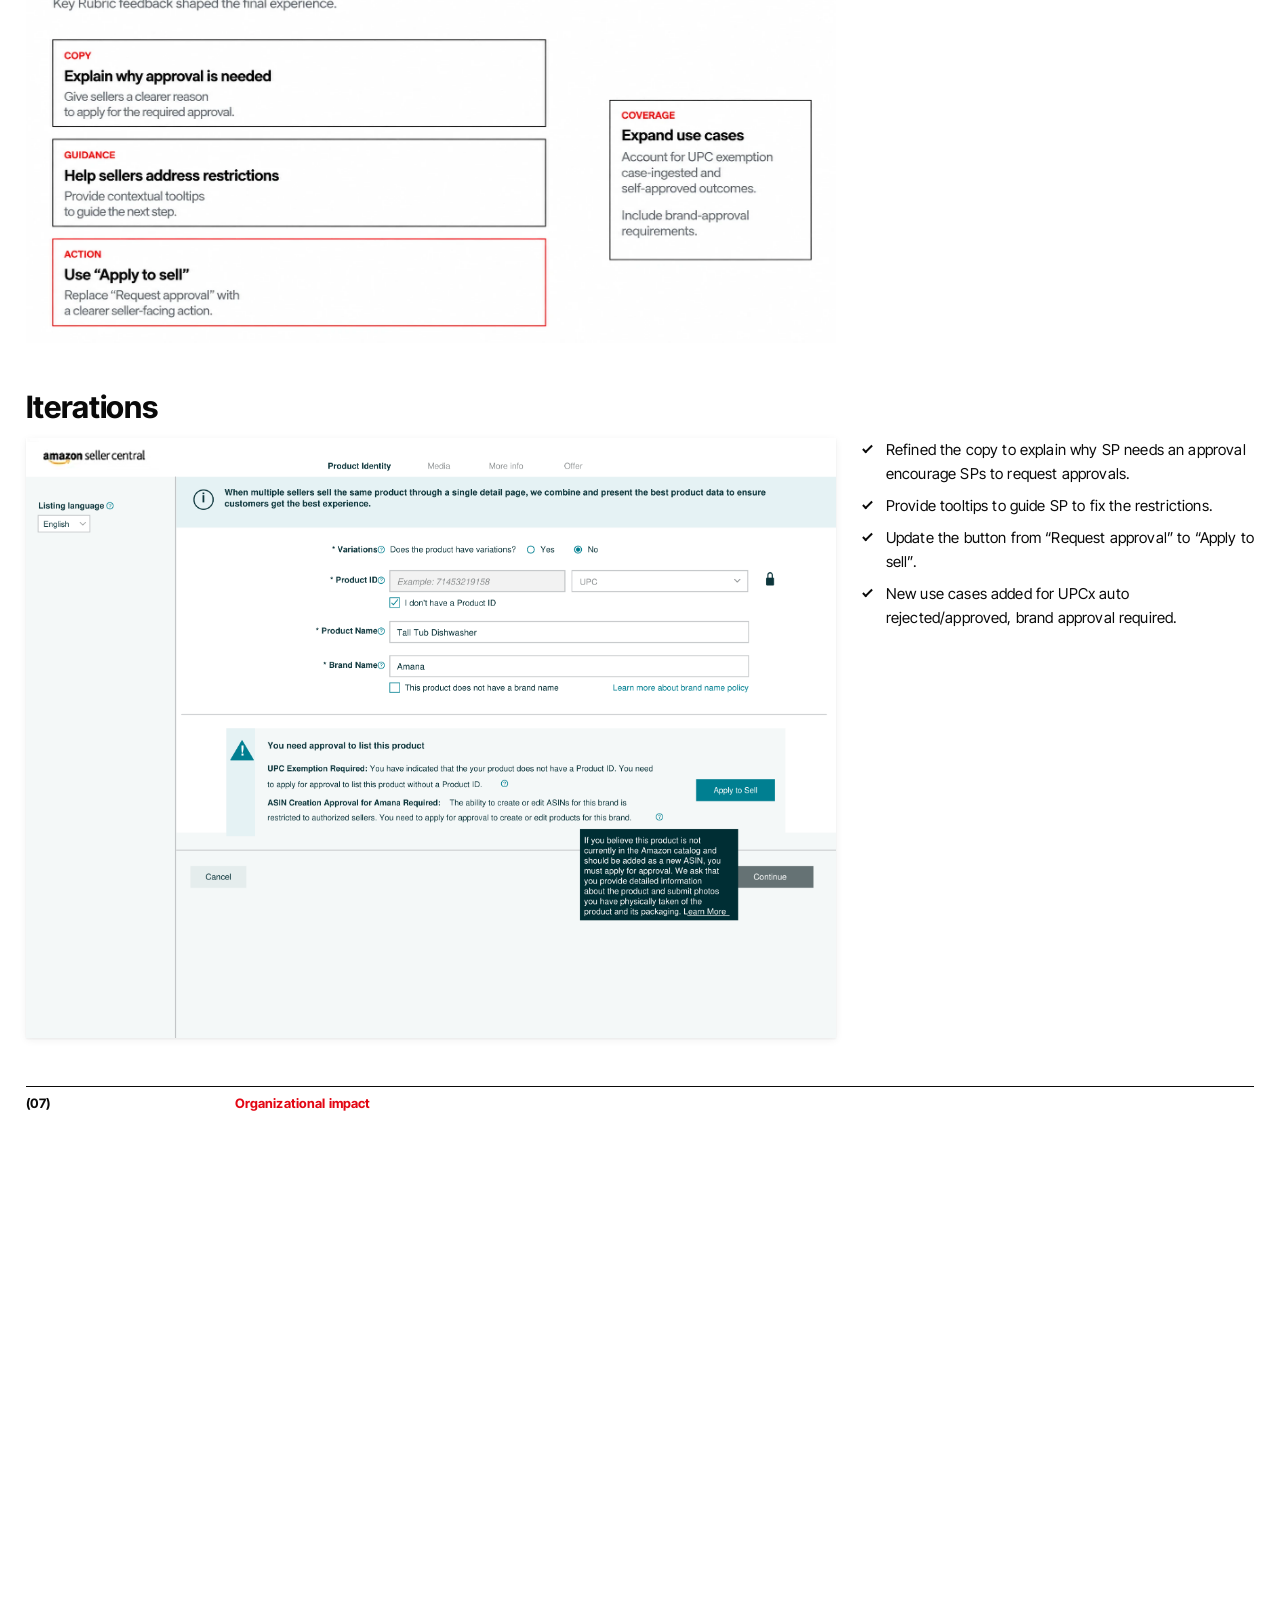
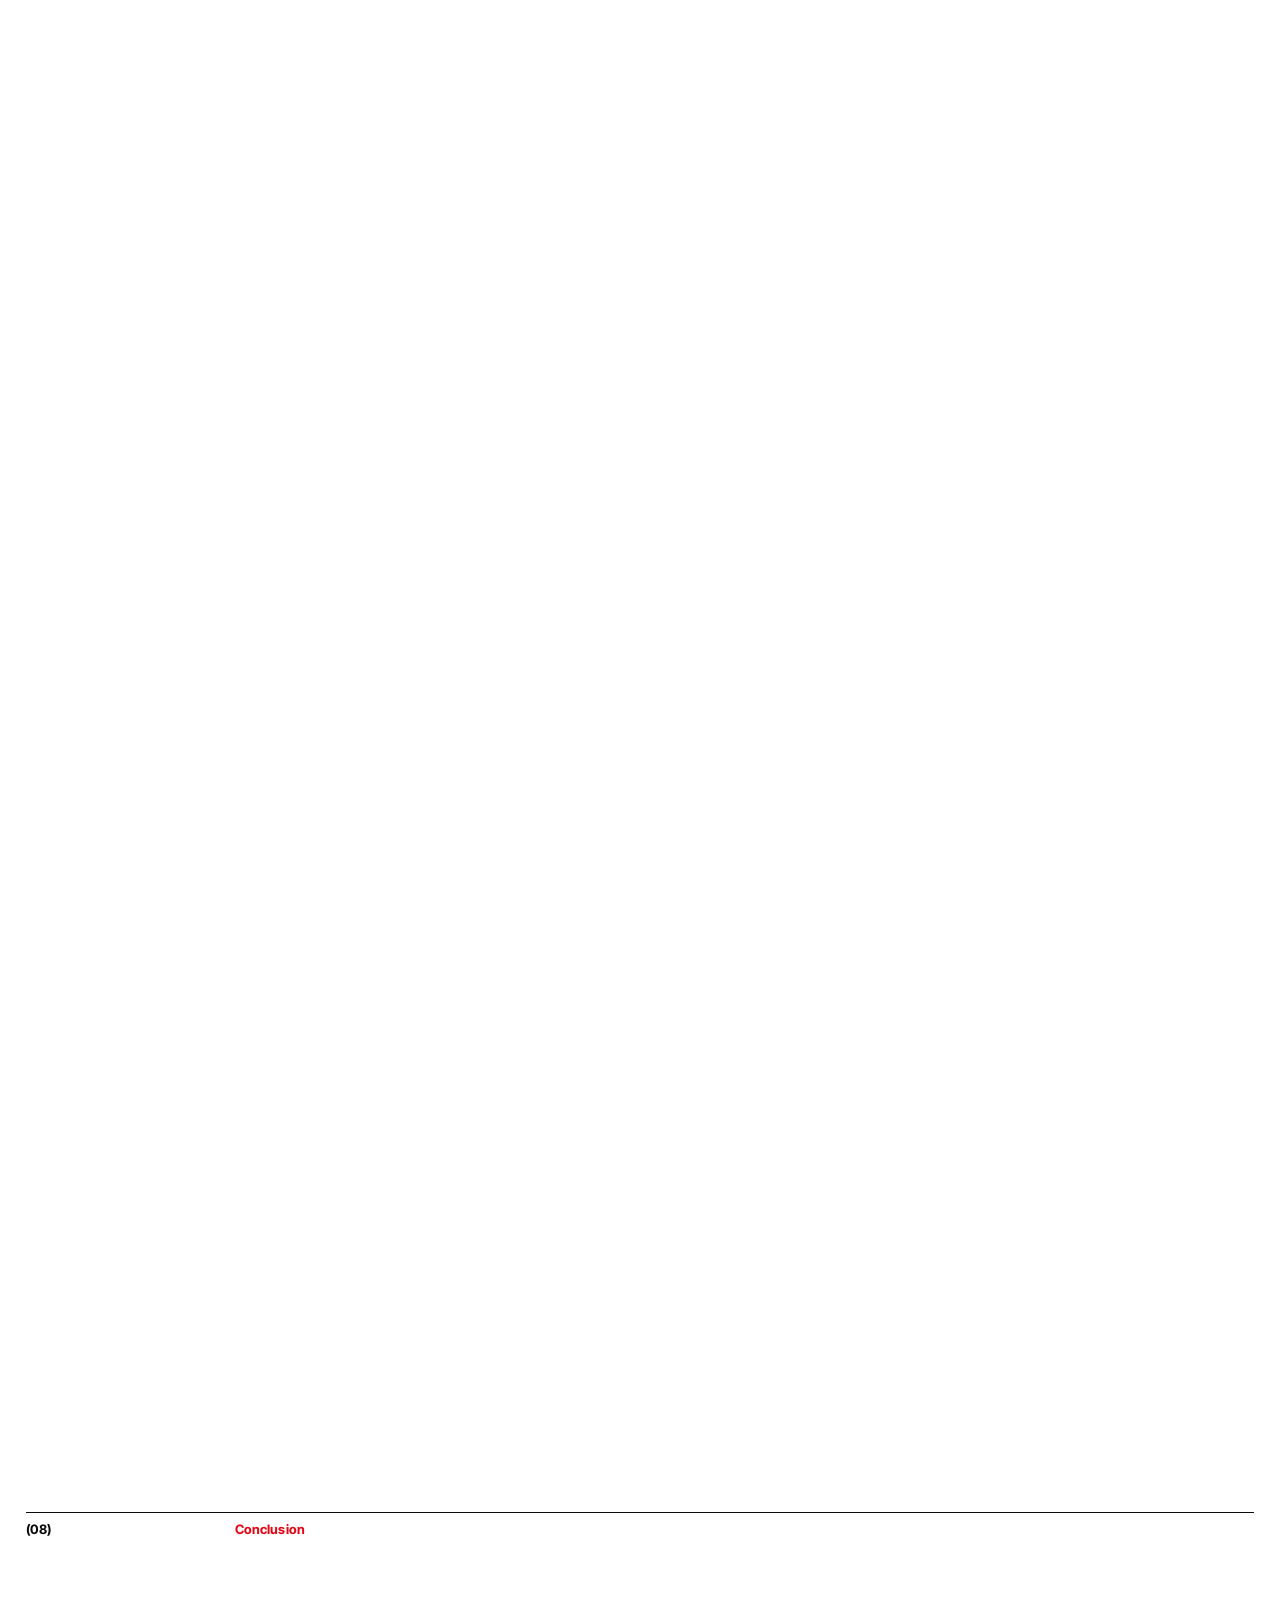
<file: project.html>
<!doctype html>
<html lang="en">
<head>
  <meta charset="utf-8">
  <meta name="viewport" content="width=device-width, initial-scale=1">
  <title>Project — Zhenqi Cai</title>
  <meta name="description" content="Zhenqi Cai — senior product designer. Complex systems and AI experiences across Amazon, SAP, IBM and startups.">
  <link rel="stylesheet" href="css/style.css?v=ord1">
  <link rel="icon" type="image/svg+xml" href="/favicon.svg?v=zc1">
  <link rel="icon" sizes="any" href="/favicon.ico?v=zc1">
  <link rel="apple-touch-icon" href="/apple-touch-icon.png?v=zc1">
</head>
<body data-page="project">
  <div id="app"></div>
  <script src="js/analytics.js?v=ord1"></script>
  <script src="js/data.js?v=weee-redraw-hd4"></script>
  <script src="js/main.js?v=ord1"></script>
  <script src="js/weee-image-viewer.js?v=1"></script>
</body>
</html>
</file>
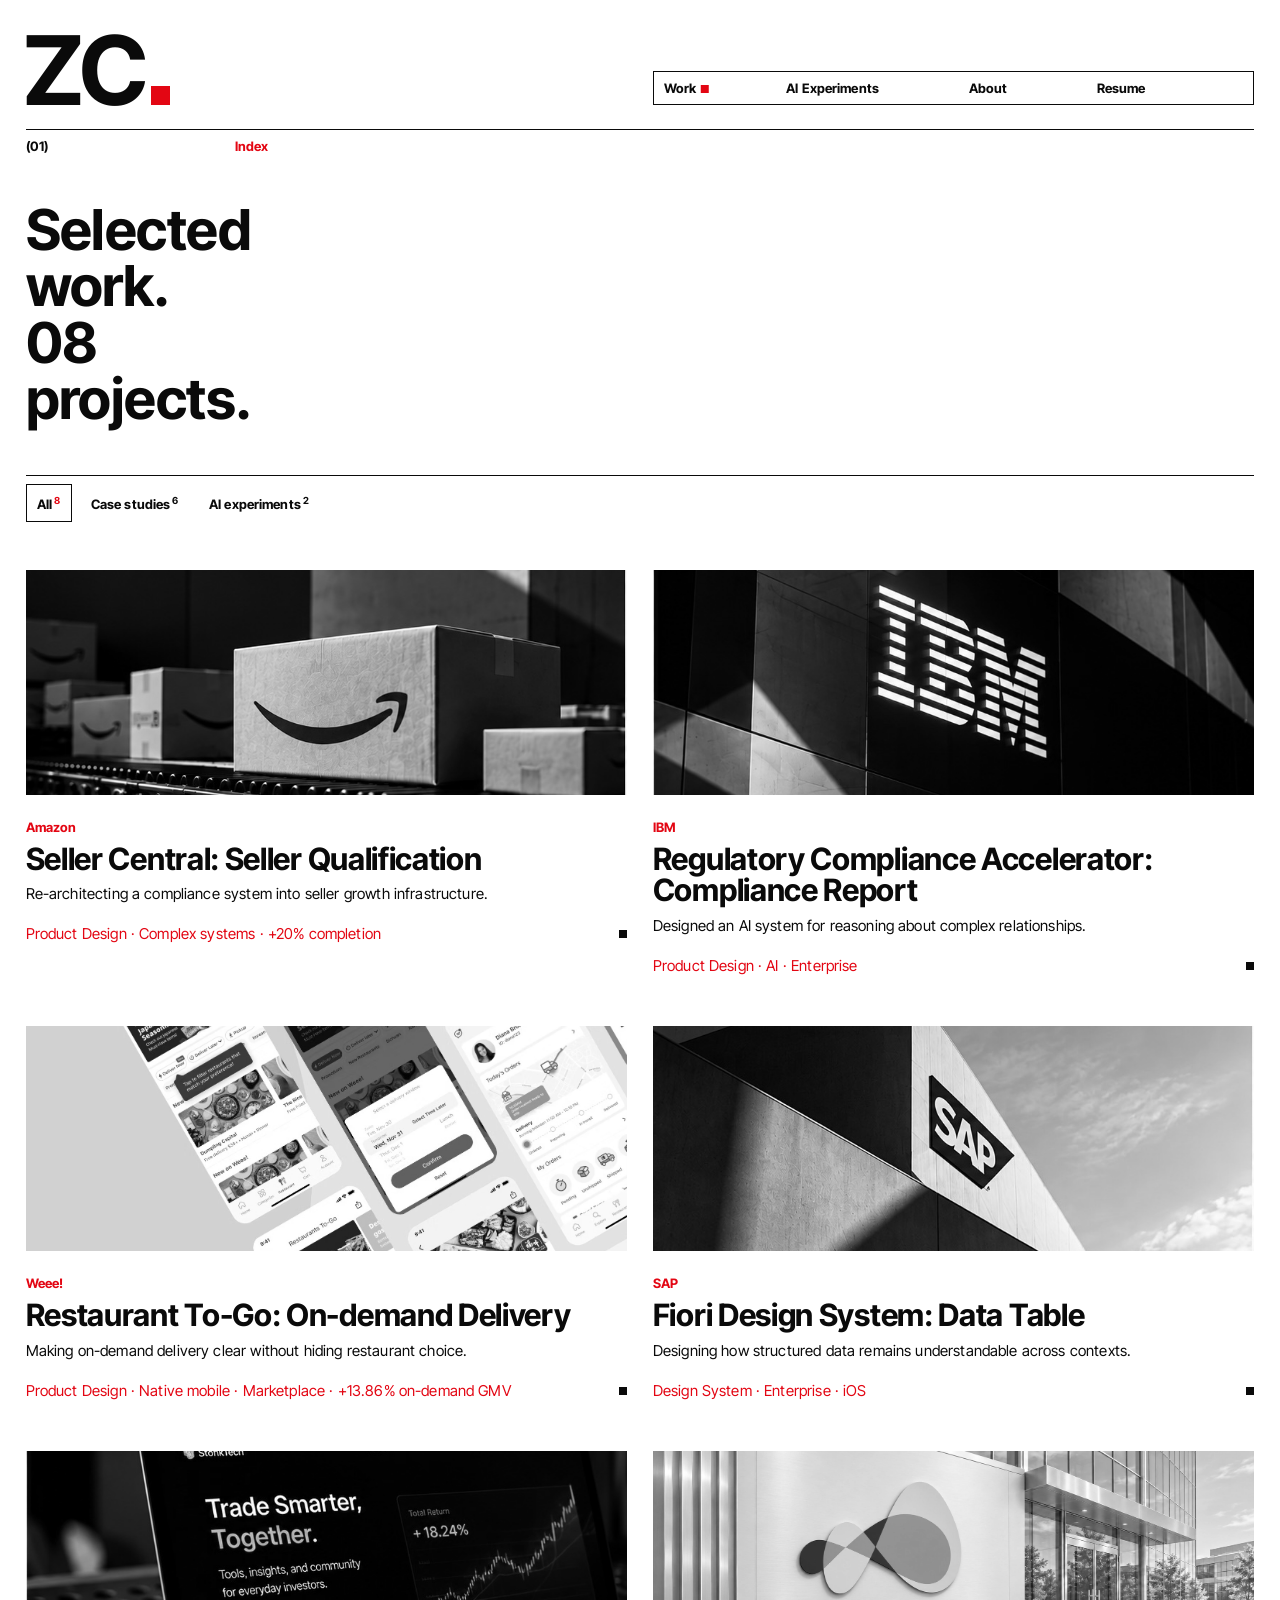
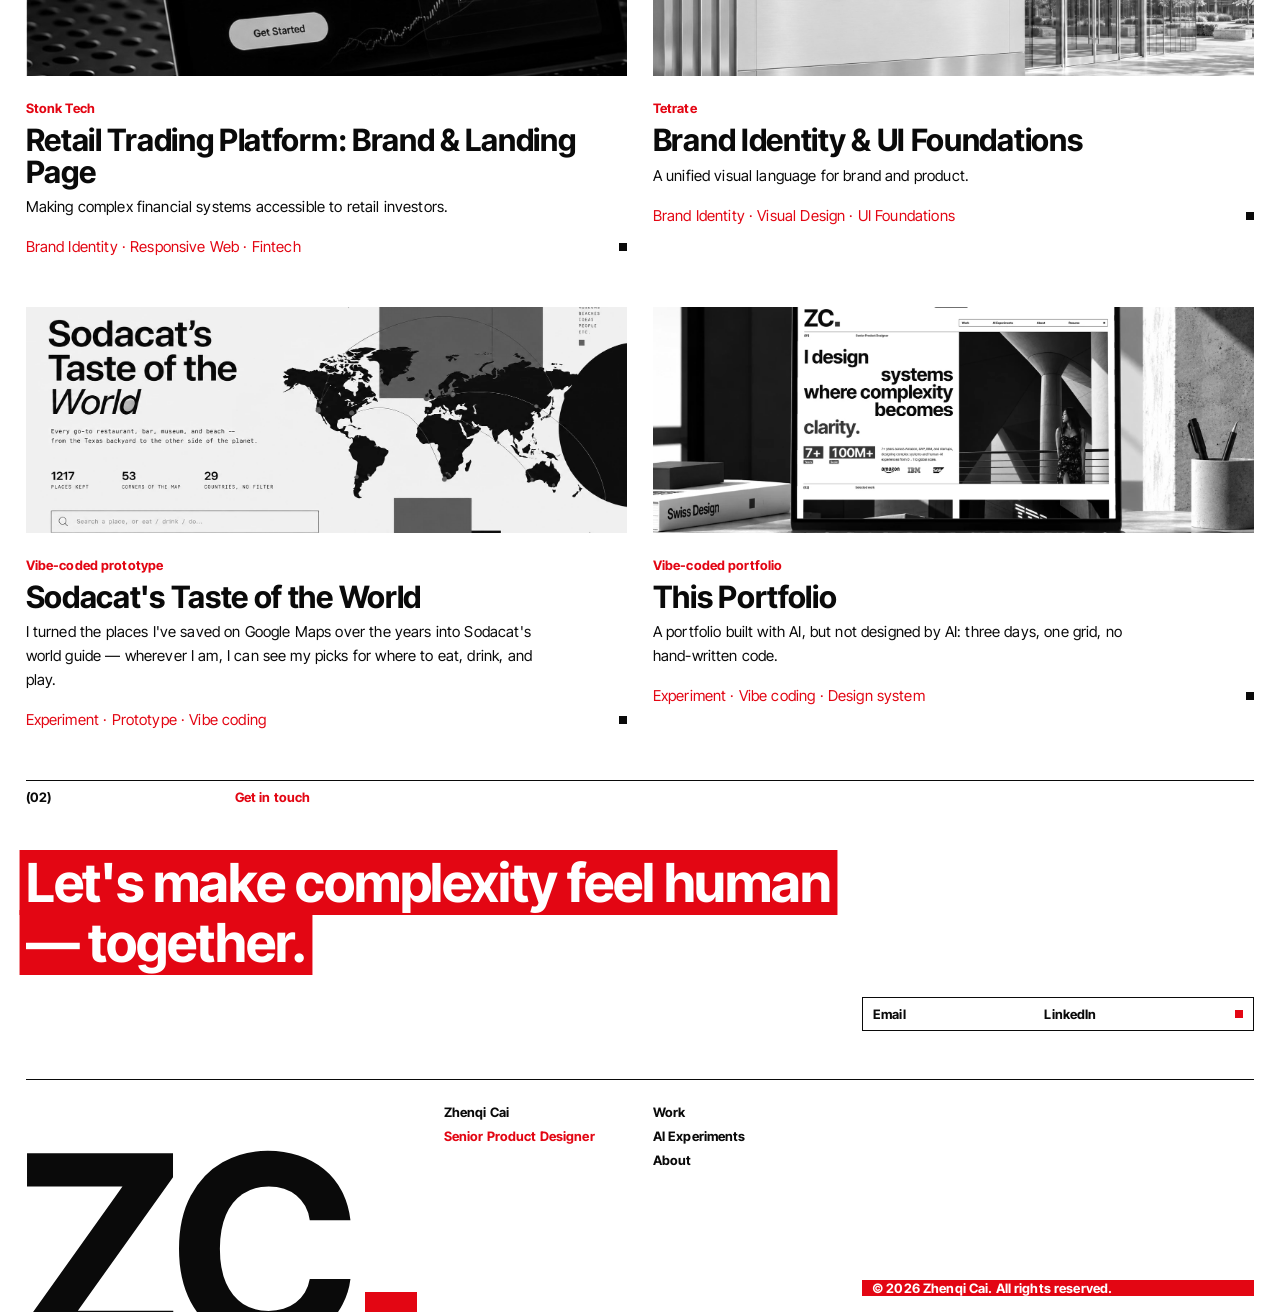
<file: works.html>
<!doctype html>
<html lang="en">
<head>
  <meta charset="utf-8">
  <meta name="viewport" content="width=device-width, initial-scale=1">
  <title>Work — Zhenqi Cai</title>
  <meta name="description" content="Zhenqi Cai — senior product designer. Complex systems and AI experiences across Amazon, SAP, IBM and startups.">
  <link rel="stylesheet" href="css/style.css?v=ord1">
  <link rel="icon" type="image/svg+xml" href="/favicon.svg?v=zc1">
  <link rel="icon" sizes="any" href="/favicon.ico?v=zc1">
  <link rel="apple-touch-icon" href="/apple-touch-icon.png?v=zc1">
</head>
<body data-page="works">
  <div id="app"></div>
  <script src="js/analytics.js?v=ord1"></script>
  <script src="js/data.js?v=ord1"></script>
  <script src="js/main.js?v=ord1"></script>
</body>
</html>
</file>
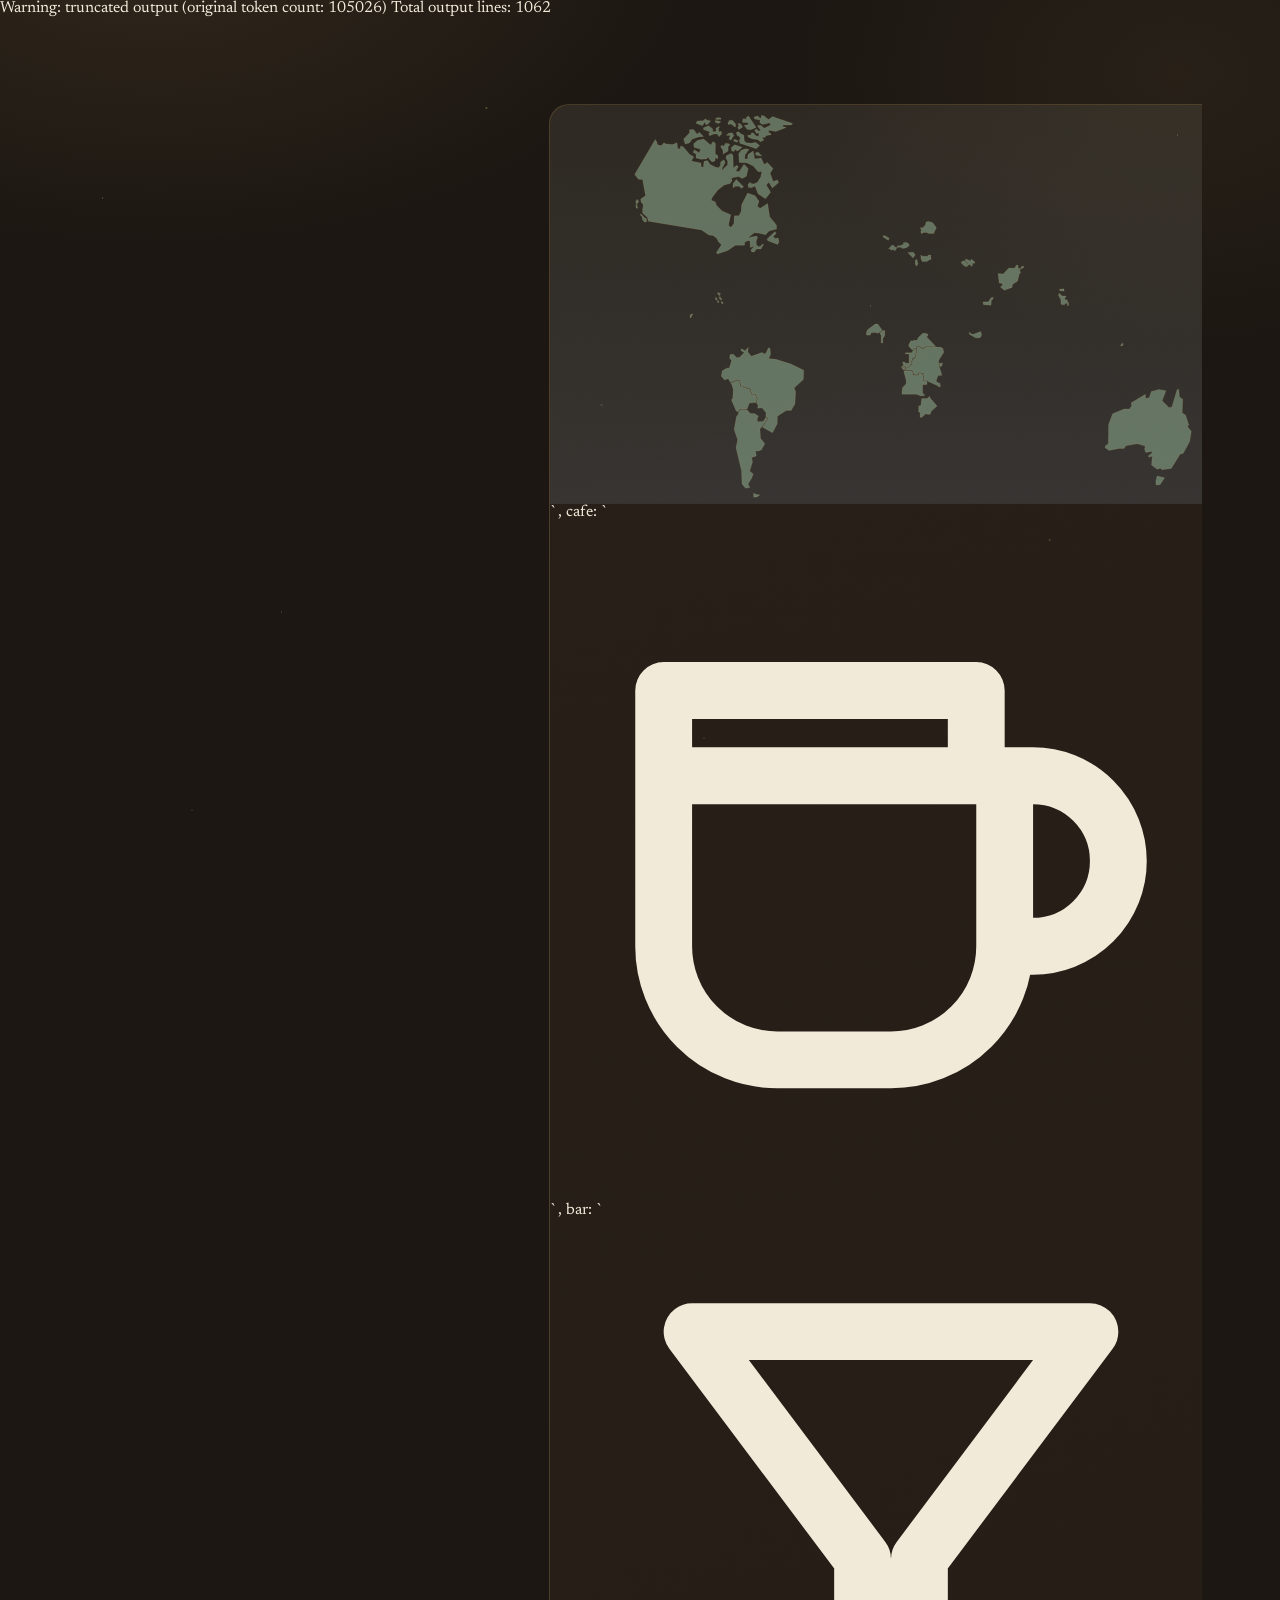
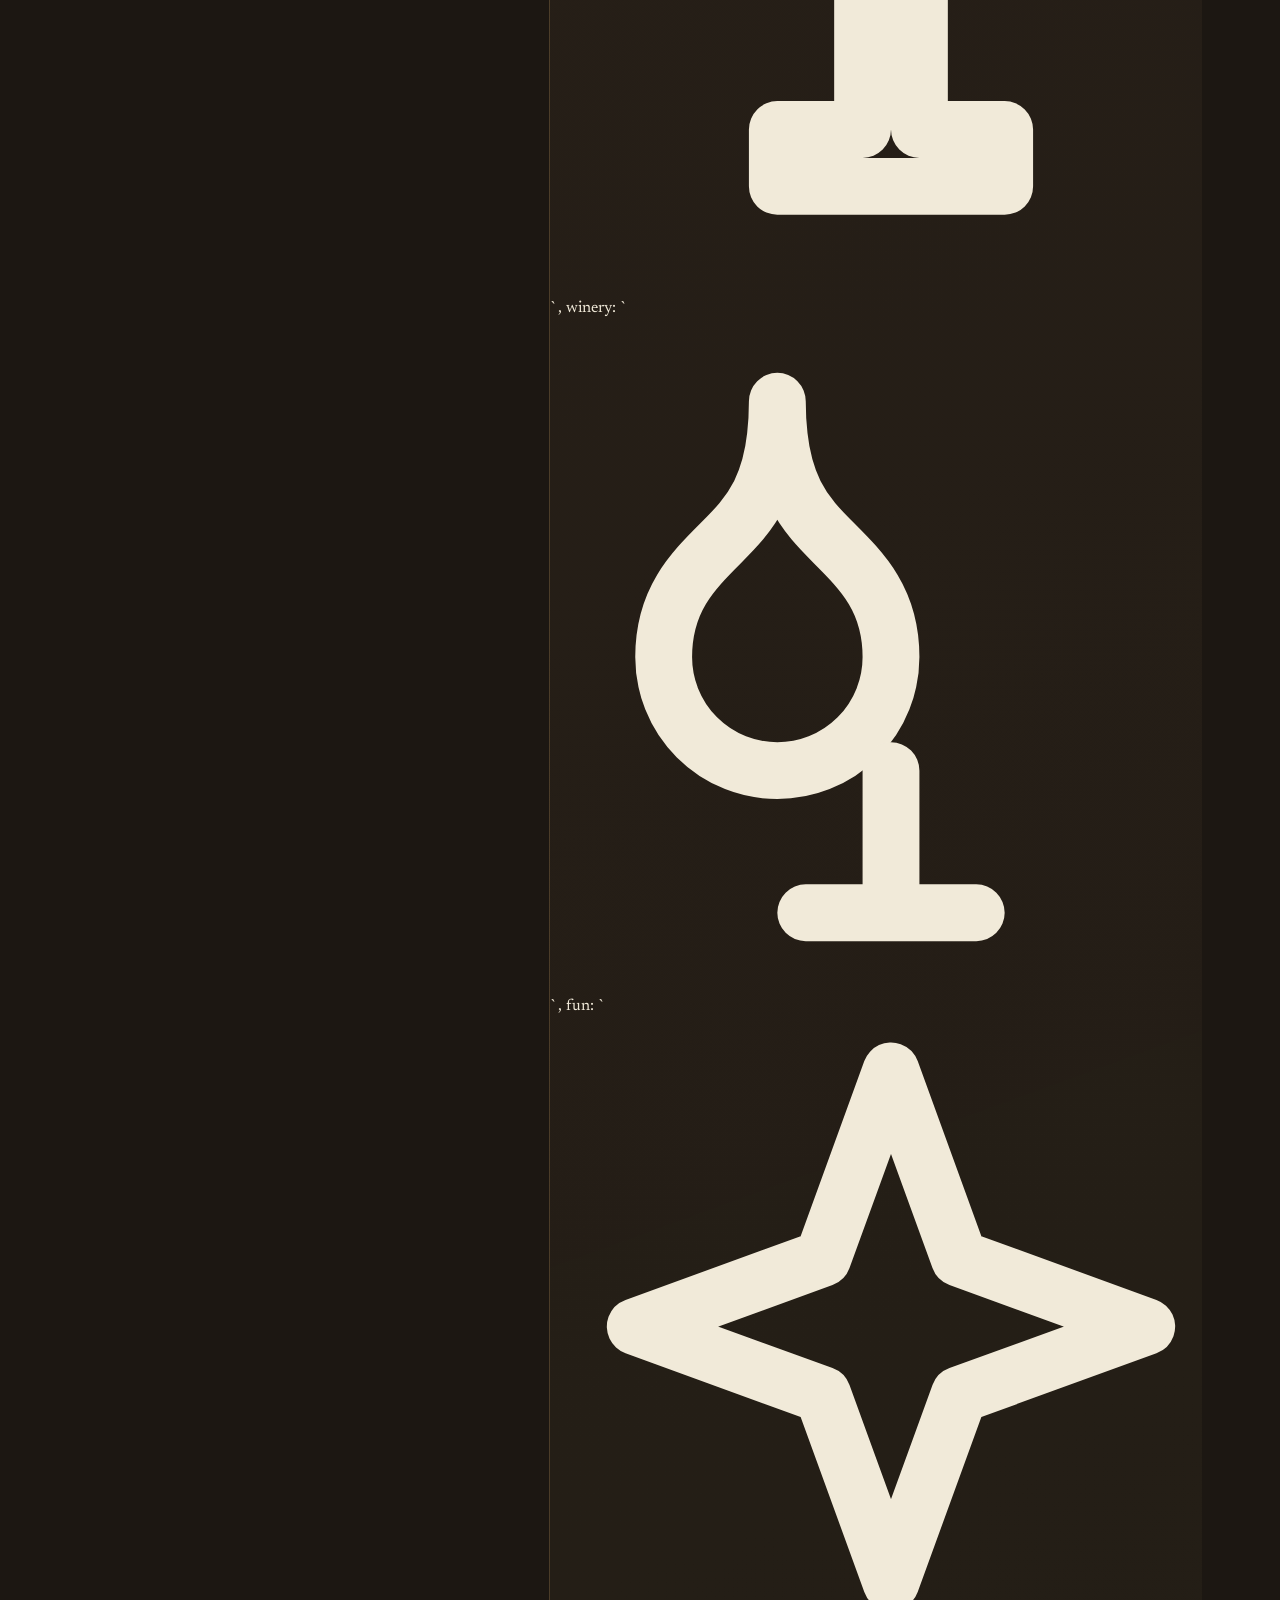
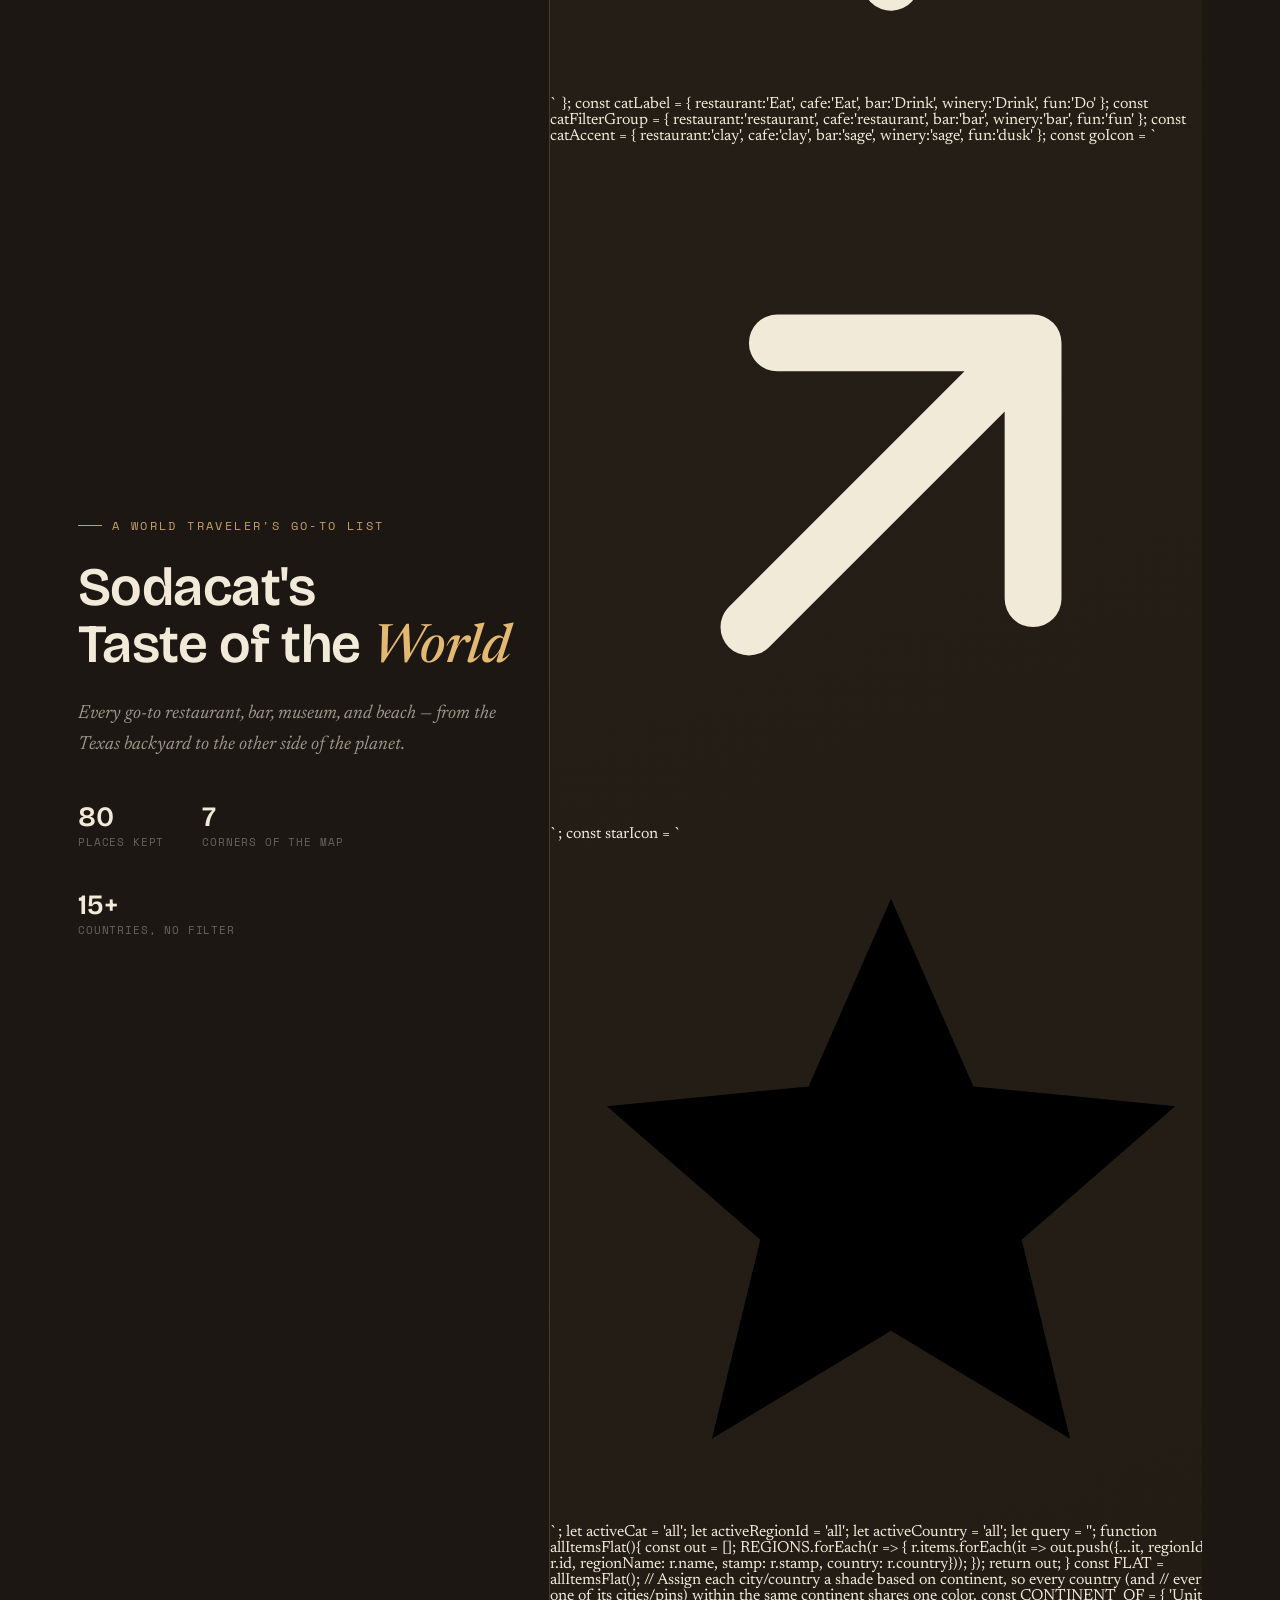
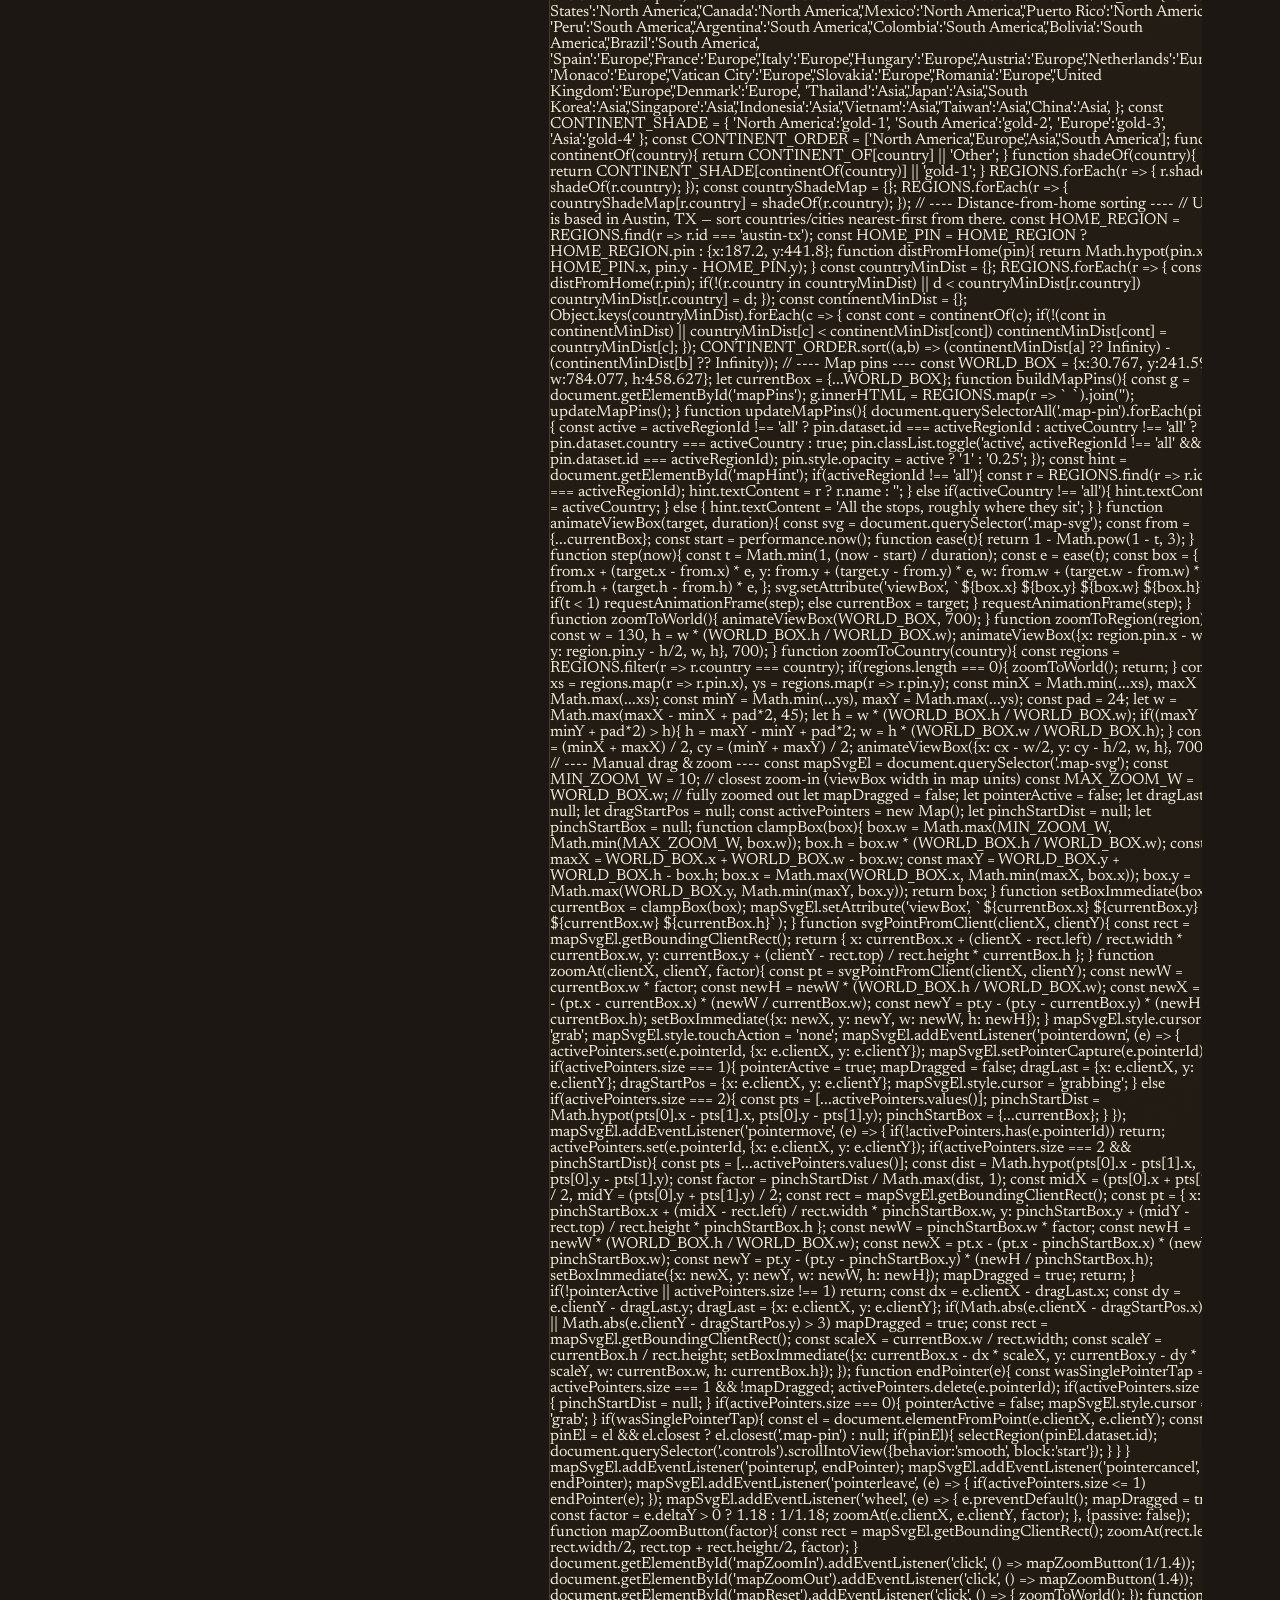
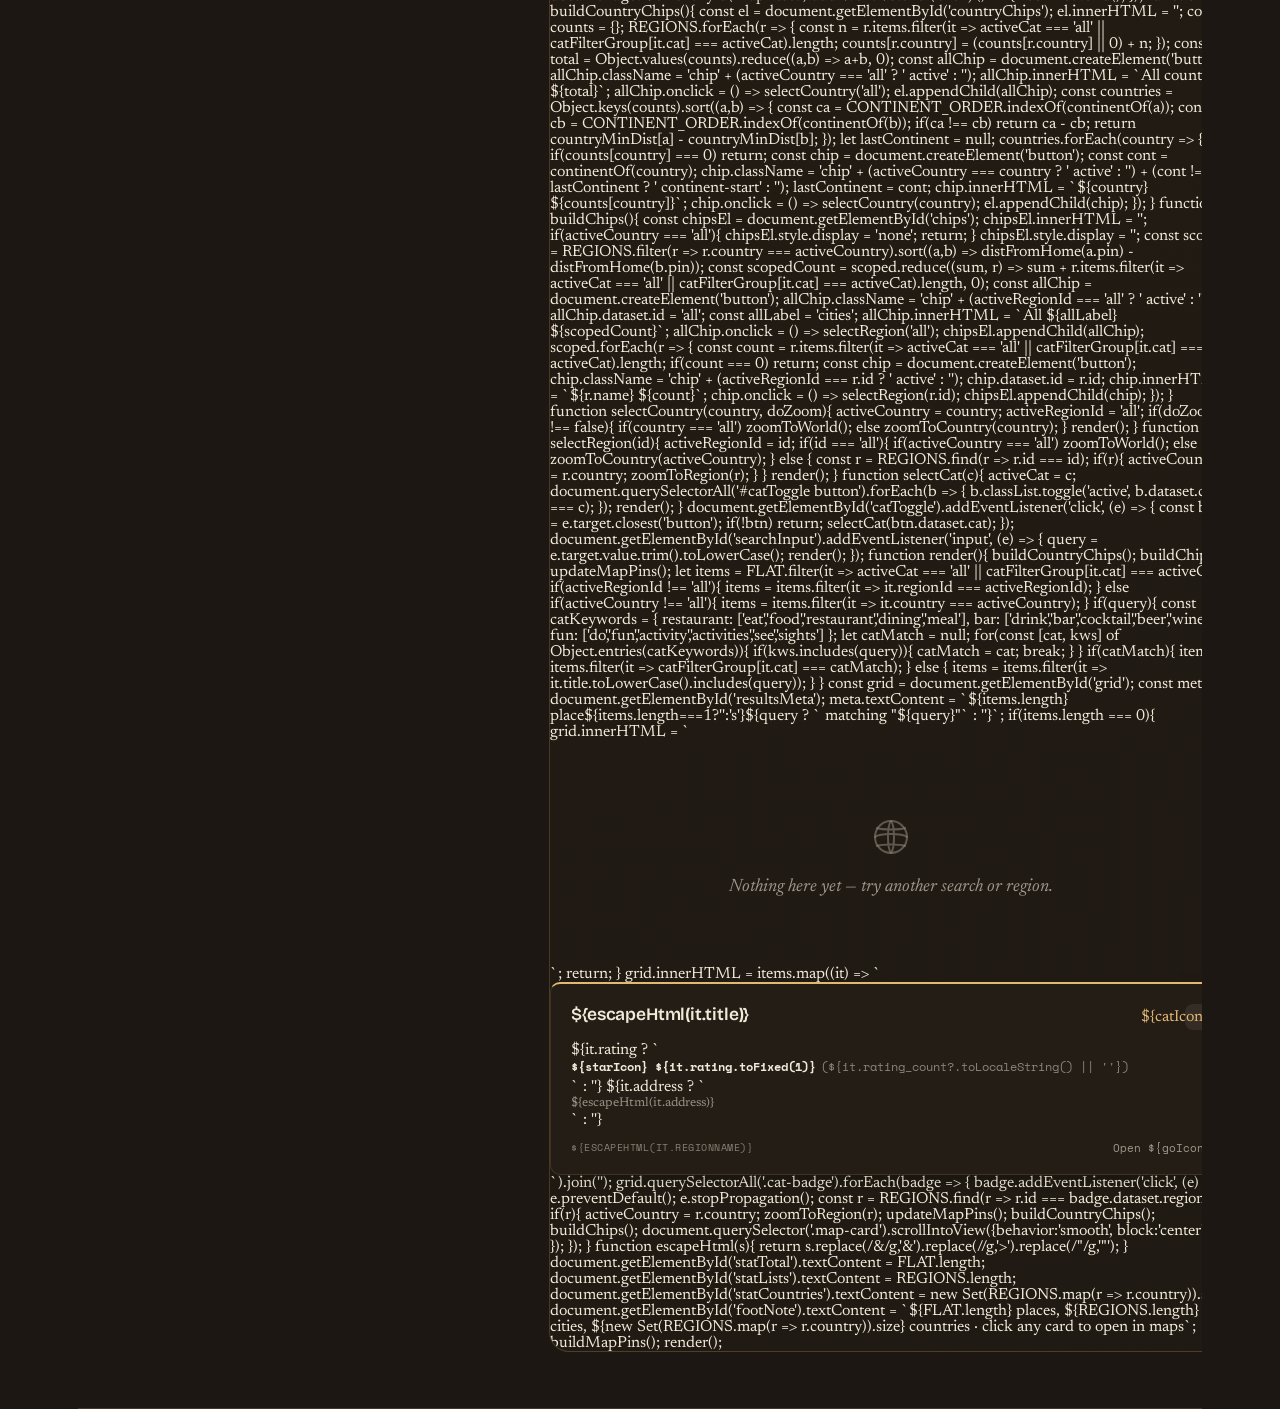
<file: experiments/sodacats-world.html>
Warning: truncated output (original token count: 105026)
Total output lines: 1062

<!DOCTYPE html>
<html lang="en">
<head>
<meta charset="UTF-8">
<meta name="viewport" content="width=device-width, initial-scale=1.0">
<title>Sodacat's Taste of the World — Go-To List</title>
<link rel="preconnect" href="https://fonts.googleapis.com">
<link rel="preconnect" href="https://fonts.gstatic.com" crossorigin>
<link href="https://fonts.googleapis.com/css2?family=Bricolage+Grotesque:opsz,wght@12..96,400;12..96,500;12..96,600;12..96,700;12..96,800&family=Newsreader:ital,wght@0,400;0,500;1,400;1,500&family=Space+Mono:wght@400;700&display=swap" rel="stylesheet">
<style>
  :root{
    --bg:#1c1712;
    --bg-2:#221b15;
    --surface:#241d16;
    --surface-2:#2a2119;
    --ink:#f1ead9;
    --ink-dark:#211c14;
    --text:#f1ead9;
    --text-dim:rgba(241,234,217,0.6);
    --text-dim-2:rgba(241,234,217,0.36);
    --sand:#e3b873;
    --clay:#cf7f5f;
    --sage:#8fae91;
    --dusk:#8296ac;
    --line:rgba(227,184,115,0.2);
    --line-ink:rgba(241,234,217,0.14);
    --gold-1:#f0dba6;
    --gold-2:#e3b873;
    --gold-3:#c99a4f;
    --gold-4:#a67c35;
  }
  *{box-sizing:border-box;}
  html{scroll-behavior:smooth;}
  body{
    margin:0;
    background:var(--bg);
    background-image:
      radial-gradient(ellipse 900px 500px at 12% -6%, rgba(227,184,115,0.10), transparent 60%),
      radial-gradient(ellipse 700px 500px at 92% 8%, rgba(227,184,115,0.06), transparent 55%),
      radial-gradient(1px 1px at 8% 22%, rgba(232,196,140,0.5), transparent),
      radial-gradient(1px 1px at 22% 68%, rgba(232,196,140,0.35), transparent),
      radial-gradient(1.5px 1.5px at 38% 12%, rgba(232,196,140,0.4), transparent),
      radial-gradient(1px 1px at 55% 82%, rgba(232,196,140,0.3), transparent),
      radial-gradient(1px 1px at 68% 34%, rgba(232,196,140,0.45), transparent),
      radial-gradient(1.5px 1.5px at 82% 60%, rgba(232,196,140,0.3), transparent),
      radial-gradient(1px 1px at 92% 15%, rgba(232,196,140,0.4), transparent),
      radial-gradient(1px 1px at 15% 90%, rgba(232,196,140,0.3), transparent),
      radial-gradient(1.5px 1.5px at 47% 45%, rgba(232,196,140,0.25), transparent),
      radial-gradient(1px 1px at 73% 88%, rgba(232,196,140,0.35), transparent);
    background-attachment:fixed;
    color:var(--text);
    font-family:'Newsreader', serif;
    -webkit-font-smoothing:antialiased;
  }
  a{color:inherit;}
  a:focus-visible, button:focus-visible, input:focus-visible{
    outline:2px solid var(--sand);
    outline-offset:3px;
  }
  @media (prefers-reduced-motion: reduce){
    *{animation-duration:0.01ms !important; transition-duration:0.01ms !important;}
  }

  .wrap{max-width:1180px; margin:0 auto; padding:0 28px;}

  /* ---------- Hero ---------- */
  .hero{
    position:relative;
    padding:88px 0 56px;
    border-bottom:1px solid var(--line);
    overflow:hidden;
  }
  .hero-grid{
    display:grid;
    grid-template-columns:0.85fr 1.15fr;
    gap:40px;
    align-items:center;
  }
  @media (max-width:920px){
    .hero-grid{grid-template-columns:1fr; gap:36px;}
  }

  .eyebrow{
    font-family:'Space Mono', monospace;
    font-size:12px;
    letter-spacing:.2em;
    text-transform:uppercase;
    color:var(--sand);
    display:flex;
    align-items:center;
    gap:10px;
    margin-bottom:26px;
    opacity:0.85;
  }
  .eyebrow::before{
    content:"";
    width:24px; height:1px;
    background:var(--sand);
    display:inline-block;
  }
  h1.title{
    font-family:'Bricolage Grotesque', sans-serif;
    font-weight:600;
    font-size:clamp(32px, 4.4vw, 54px);
    line-height:1.05;
    letter-spacing:-0.01em;
    margin:0;
    color:var(--text);
  }
  h1.title .title-line2{ white-space:nowrap; }
  h1.title em{
    font-style:italic;
    font-family:'Newsreader', serif;
    font-weight:500;
    color:var(--sand);
  }
  .subhead{
    font-family:'Newsreader', serif;
    font-style:italic;
    font-weight:400;
    font-size:clamp(16px, 1.6vw, 19px);
    color:var(--text-dim);
    max-width:480px;
    margin:20px 0 0;
    line-height:1.65;
  }

  .stat-row{
    display:flex;
    gap:38px;
    margin-top:40px;
    flex-wrap:wrap;
  }
  .stat .num{
    font-family:'Bricolage Grotesque', sans-serif;
    font-weight:600;
    font-size:28px;
    color:var(--text);
    display:block;
  }
  .stat .lbl{
    font-family:'Space Mono', monospace;
    font-size:10.5px;
    letter-spacing:.08em;
    text-transform:uppercase;
    color:var(--text-dim-2);
  }

  /* ---------- Map ---------- */
  .map-wrap{
    position:relative;
  }
  .map-card{
    position:relative;
    border-radius:20px;
    background:linear-gradient(160deg, rgba(227,184,115,0.06), rgba(227,184,115,0.02));
    border:1px solid var(--line);
    padding:0;
    overflow:hidden;
  }
  .map-svg{
    width:100%;
    height:auto;
    display:block;
  }
  .map-svg .ocean{
    fill:url(#oceanGradient);
  }
  .map-svg .land{
    fill:rgba(143,174,145,0.55);
    stroke:rgba(227,184,115,0.35);
    stroke-width:0.4;
  }
  .map-glow{
    fill:none;
  }
  .map-pin{
    cursor:pointer;
  }
  .map-pin circle.dot{
    transition:r .25s ease, opacity .25s ease;
  }
  .map-pin circle.halo{
    transition:opacity .25s ease, r .4s ease;
    opacity:0;
  }
  .map-pin.active circle.halo{
    opacity:0.35;
    animation:pinpulse 2.6s ease-in-out infinite;
  }
  .map-pin.active circle.dot{ r:4.4; }
  .map-pin:not(.active) circle.dot{ opacity:0.55; }
  @keyframes pinpulse{
    0%,100%{ r:7; opacity:0.3; }
    50%{ r:11; opacity:0.08; }
  }
  .map-controls{
    position:absolute;
    top:14px; right:14px;
    display:flex;
    flex-direction:column;
    gap:6px;
    z-index:5;
  }
  .map-controls button{
    width:28px; height:28px;
    border-radius:7px;
    border:1px solid rgba(227,184,115,0.3);
    background:rgba(28,23,18,0.75);
    color:var(--text);
    font-family:'Space Mono', monospace;
    font-size:16px;
    line-height:1;
    display:flex; align-items:center; justify-content:center;
    cursor:pointer;
    backdrop-filter:blur(4px);
    transition:background .15s ease, border-color .15s ease;
  }
  .map-controls button:hover{ background:rgba(227,184,115,0.18); border-color:rgba(227,184,115,0.55); }
  .map-controls button svg{ width:14px; height:14px; }

  .map-caption{
    margin-top:14px;
    display:flex;
    align-items:center;
    justify-content:space-between;
    font-family:'Space Mono', monospace;
    font-size:10.5px;
    color:var(--text-dim-2);
    letter-spacing:.03em;
  }
  .map-caption a{ color:var(--text-dim-2); text-decoration:underline; text-underline-offset:2px; }

  /* ---------- Controls ---------- */
  .controls{
    position:sticky; top:0; z-index:20;
    background:rgba(28,23,18,0.92);
    backdrop-filter:blur(10px);
    border-bottom:1px solid var(--line);
    padding:18px 0;
  }
  .controls-inner{
    display:flex;
    gap:16px;
    align-items:center;
    flex-wrap:wrap;
  }
  .search-box{
    position:relative;
    flex:1 1 220px;
    min-width:140px;
  }
  .search-box input{
    width:100%;
    background:rgba(241,234,217,0.06);
    border:1px solid var(--line);
    border-radius:10px;
    padding:11px 14px 11px 38px;
    color:var(--text);
    font-family:'Newsreader', serif;
    font-size:16px;
    outline:none;
    transition:border-color .15s ease, background .15s ease;
  }
  .search-box input::placeholder{color:var(--text-dim-2);}
  .search-box input:focus{border-color:var(--sand); background:rgba(241,234,217,0.09);}
  .search-box svg{
    position:absolute; left:12px; top:50%; transform:translateY(-50%);
    width:16px; height:16px; opacity:0.5;
  }

  .group-toggle{
    display:flex;
    border:1px solid var(--line);
    border-radius:10px;
    overflow:hidden;
    font-family:'Space Mono', monospace;
    font-size:12px;
    flex-shrink:0;
  }
  .group-toggle button{
    background:transparent;
    border:none;
    color:var(--text-dim);
    padding:10px 16px;
    cursor:pointer;
    letter-spacing:.04em;
    transition:background .15s ease, color .15s ease;
    display:inline-flex;
    align-items:center;
    gap:6px;
  }
  .btn-icon{ width:14px; height:14px; flex-shrink:0; }
  .group-toggle button + button{ border-left:1px solid var(--line); }
  .group-toggle button.active{
    background:var(--sand);
    color:var(--ink-dark);
  }
  .group-toggle button:hover:not(.active){ color:var(--text); }
  .group-toggle button.cat-eat .btn-icon{ color:var(--clay); }
  .group-toggle button.cat-drink .btn-icon{ color:var(--sage); }
  .group-toggle button.cat-do .btn-icon{ color:var(--dusk); }
  .group-toggle button.cat-eat.active{ background:var(--clay); color:var(--ink-dark); }
  .group-toggle button.cat-eat.active .btn-icon{ color:var(--ink-dark); }
  .group-toggle button.cat-drink.active{ background:var(--sage); color:var(--ink-dark); }
  .group-toggle button.cat-drink.active .btn-icon{ color:var(--ink-dark); }
  .group-toggle button.cat-do.active{ background:var(--dusk); color:var(--ink-dark); }
  .group-toggle button.cat-do.active .btn-icon{ color:var(--ink-dark); }

  .chips{
    display:flex;
    flex-wrap:wrap;
    gap:8px;
    margin-top:16px;
  }
  .chip{
    font-family:'Space Mono', monospace;
    font-size:11.5px;
    letter-spacing:.02em;
    padding:7px 13px;
    border-radius:999px;
    border:1px solid var(--line);
    background:transparent;
    color:var(--text-dim);
    cursor:pointer;
    white-space:nowrap;
    transition:all .15s ease;
    display:flex; align-items:center; gap:7px;
  }
  .chip .dot{width:6px;height:6px;border-radius:50%;flex-shrink:0;}
  .chip:hover{border-color:rgba(241,234,217,0.4); color:var(--text);}
  .chip.active{background:var(--sand); color:var(--ink-dark); border-color:var(--sand);}
  .chip .count{opacity:0.5; font-size:10.5px;}

  /* ---------- Results meta ---------- */
  .results-meta{
    font-family:'Space Mono', monospace;
    font-size:11.5px;
    color:var(--text-dim-2);
    margin:28px 0 16px;
    letter-spacing:.03em;
  }

  /* ---------- Grid ---------- */
  .grid{
    display:grid;
    grid-template-columns:repeat(auto-fill, minmax(272px, 1fr));
    gap:16px;
    padding-bottom:100px;
  }

  .card{
    position:relative;
    background:var(--surface);
    color:var(--ink);
    border-radius:10px;
    padding:20px 20px 18px;
    display:flex;
    flex-direction:column;
    justify-content:space-between;
    text-decoration:none;
    box-shadow:0 10px 24px -16px rgba(0,0,0,0.6);
    border:1px solid rgba(227,184,115,0.14);
    border-top:2px solid var(--accent, var(--sand));
    transition:transform .18s ease, box-shadow .18s ease, border-color .18s ease;
  }
  .card:hover{
    transform:translateY(-3px);
    border-color:rgba(227,184,115,0.4);
    box-shadow:0 16px 34px -16px rgba(0,0,0,0.7), 0 0 0 1px rgba(227,184,115,0.12);
  }

  .card-top{
    display:flex;
    align-items:flex-start;
    justify-content:space-between;
    gap:10px;
    margin-bottom:12px;
  }
  .card-title{
    font-family:'Bricolage Grotesque', sans-serif;
    font-weight:600;
    font-size:17.5px;
    line-height:1.24;
    letter-spacing:-0.01em;
  }
  .cat-badge{
    flex-shrink:0;
    width:26px;height:26px;
    border-radius:8px;
    background:rgba(241,234,217,0.08);
    display:flex;align-items:center;justify-content:center;
    color:var(--accent, var(--sand));
    cursor:pointer;
    transition:background .15s ease;
  }
  .cat-badge:hover{ background:rgba(241,234,217,0.16); }
  .cat-badge svg{width:13px;height:13px;}

  .card-meta{ margin-bottom:12px; }
  .card-rating{
    display:flex;
    align-items:center;
    gap:5px;
    font-family:'Space Mono', monospace;
    font-size:11.5px;
    font-weight:700;
    margin-bottom:4px;
    color:var(--ink);
  }
  .card-rating svg{width:11px;height:11px;fill:var(--sand);}
  .card-rating .count{font-weight:400;opacity:0.5;}
  .card-address{
    font-family:'Newsreader', serif;
    font-size:12.5px;
    opacity:0.55;
    line-height:1.35;
  }
  .card-bottom{
    display:flex;
    align-items:center;
    justify-content:space-between;
  }
  .card-list{
    font-family:'Space Mono', monospace;
    font-size:10px;
    letter-spacing:.05em;
    text-transform:uppercase;
    opacity:0.48;
  }
  .card-go{
    font-family:'Space Mono', monospace;
    font-size:10.5px;
    display:flex; align-items:center; gap:5px;
    opacity:0.6;
  }
  .card-go svg{width:10px;height:10px; transition:transform .15s ease;}
  .card:hover .card-go svg{ transform:translate(2px,-2px); }

  .accent-clay{ --accent: var(--clay); }
  .accent-sand{ --accent: var(--sand); }
  .accent-sage{ --accent: var(--sage); }
  .accent-dusk{ --accent: var(--dusk); }

  .chip .dot.clay{background:var(--clay);}
  .chip .dot.sand{background:var(--sand);}
  .chip .dot.sage{background:var(--sage);}
  .chip .dot.dusk{background:var(--dusk);}
  .chip .dot.gold-1{background:var(--gold-1);}
  .chip .dot.gold-2{background:var(--gold-2);}
  .chip .dot.gold-3{background:var(--gold-3);}
  .chip .dot.gold-4{background:var(--gold-4);}
  .chip.continent-start{ margin-left:10px; }

  .empty{
    grid-column:1/-1;
    text-align:center;
    padding:70px 20px;
    color:var(--text-dim);
    font-family:'Newsreader', serif;
    font-style:italic;
    font-size:18px;
  }

  /* ---------- Footer ---------- */
  footer{
    border-top:1px solid var(--line);
    padding:34px 0 46px;
  }
  footer .foot-inner{
    display:flex;
    justify-content:space-between;
    align-items:center;
    flex-wrap:wrap;
    gap:12px;
  }
  footer .brand{
    font-family:'Bricolage Grotesque', sans-serif;
    font-weight:600;
    font-size:15px;
    color:var(--text-dim);
  }
  footer .brand em{ color:var(--sand); font-style:italic; font-family:'Newsreader', serif; }
  footer .note{
    font-family:'Space Mono', monospace;
    font-size:11px;
    color:var(--text-dim-2);
    letter-spacing:.03em;
  }

  @media (max-width:600px){
    .hero{padding:56px 0 34px;}
    .controls{padding:14px 0;}
    .grid{grid-template-columns:1fr 1fr; gap:10px;}
    .card{padding:16px 14px 14px;}
    .card-title{font-size:15.5px;}
  }
  @media (max-width:420px){
    .grid{grid-template-columns:1fr;}
  }
</style>
  <link rel="icon" type="image/svg+xml" href="/favicon.svg?v=zc1">
  <link rel="icon" sizes="any" href="/favicon.ico?v=zc1">
  <link rel="apple-touch-icon" href="/apple-touch-icon.png?v=zc1">
</head>
<body>

<div class="wrap">
  <header class="hero">
    <div class="hero-grid">
      <div>
        <div class="eyebrow">A world traveler's go-to list</div>
        <h1 class="title">Sodacat's<br><span class="title-line2">Taste of the <em>World</em></span></h1>
        <p class="subhead">Every go-to restaurant, bar, museum, and beach — from the Texas backyard to the other side of the planet.</p>

        <div class="stat-row">
          <div class="stat"><span class="num" id="statTotal">80</span><span class="lbl">Places kept</span></div>
          <div class="stat"><span class="num" id="statLists">7</span><span class="lbl">Corners of the map</span></div>
          <div class="stat"><span class="num" id="statCountries">15+</span><span class="lbl">Countries, no filter</span></div>
        </div>
      </div>

      <div class="map-wrap">
        <div class="map-card">
          <svg class="map-svg" viewBox="30.767 241.591 784.077 458.627" xmlns="http://www.w3.org/2000/svg">
            <defs>
              <linearGradient id="oceanGradient" x1="0" y1="0" x2="0" y2="1">
                <stop offset="0%" stop-color="rgba(130,150,172,0.08)"/>
                <stop offset="55%" stop-color="rgba(130,150,172,0.13)"/>
                <stop offset="100%" stop-color="rgba(130,150,172,0.18)"/>
              </linearGradient>
            </defs>
            <defs>
              <linearGradient id="oceanGradient" x1="0%" y1="0%" x2="100%" y2="100%">
                <stop offset="0%" stop-color="#8296ac" stop-opacity="0.28"/>
                <stop offset="100%" stop-color="#8296ac" stop-opacity="0.48"/>
              </linearGradient>
            </defs>
            <rect class="ocean" x="30.767" y="241.591" width="784.077" height="458.627" fill="url(#oceanGradient)"/>
            <g class="land"> <path id="_somaliland" d="M512.674,502.797l3.526,2.403l1.046-0.052l8.757-3.008l0.994,3.206l-0.701,2.706l-1.893,1.503l-4.729-0.302l-6.769-4.158L512.674,502.797L512.674,502.797z"/><path id="ae" d="M528.466,468.135l0.753,3.008l8.522,0.752l0.596-6.172l1.644-0.897l0.448-2.257l-2.688,0.753l-2.99,4.521L528.466,468.135L528.466,468.135z"/><path id="af" d="M545.85,435.383l1.374,10.771l3.423,0.752l0.32,1.937l-2.455,2.049l4.573,3.691l8.885-3.198l0.709-3.786l5.593-3.491l2.145-8.091l1.599-1.722l-1.659-2.887l5.412-3.347l-0.691-0.968l-2.498,0.155l-0.226,2.299l-3.354-0.033l-0.062-3.068l-1.079-1.288l-1.815,1.649l0.052,1.515l-2.739,1.036l-5.059-0.319l-6.568,6.881L545.85,435.383L545.85,435.383z"/><path id="al" d="M450.679,420.438v3.984l1.142,2.152l0.82-0.096l1.409-2.566l-0.821-1.15l-0.319-2.844l-1.089-1.012L450.679,420.438L450.679,420.438z"/><path id="am" d="M507.47,420.549l4.149,5.411l-1.218,1.427l-2.939-0.51l-3.646-3.268l0.196-2.146L507.47,420.549L507.47,420.549z"/><g id="ao"><path class="mainland" d="M437.366,547.461l2.948,11.003l-0.069,3.478l-4.313,4.633l-0.647,7.527l16.597,0.147l5.395,1.954l4.45-0.58l-2.594-3.251l0.01-9.282l5.101-0.217v-3.621l-4.142-0.172l-0.829-8.575l-1.746,0.024l-0.943-0.848l-1.027,0.054l-1.365,2.646h-5.255l-1.22-1.227l0.363-1.738l-1.436-2.101L437.366,547.461L437.366,547.461z"/><path d="M435.577,544.453l1.504,1.953l1.945-1.842l-0.571-1.909l-0.483-0.035L435.577,544.453L435.577,544.453z"/></g><g id="ar"><path class="mainland" d="M279.05,600.613l1.677,1.571l-6.371,9.467l-2.239,2.479l0.777,10.813l4.918,5.974l-4.132,7.209l-3.129,1.35h-3.579l1.003,5.627l-5.593,1.92l1.34,4.729l-3.354,10.701l4.141,3.38l-2.239,5.515l-3.804,5.975l2.014,4.165l-4.918,0.786l-4.028-4.951l-0.674-15.432l-6.258-26.209l1.893-9.163l-4.028-11.713l2.68-15.204l2.463-2.931l-0.605-2.222l3.164-2.888l7.054,0.483l3.942,4.21l4.555,0.078l4.668,2.853l-1.375,3.217l0.329,3.25l6.612-0.312L279.05,600.613L279.05,600.613z"/><path d="M264.745,687.564l0.225,4.951l3.803-0.337l3.242-2.144l-5.48-1.124L264.745,687.564L264.745,687.564z"/></g><path id="at" d="M430.46,403.459l-0.562,1.167l0.483,0.83l2.015-0.415h1.711l1.857,1.572l3.95-0.717l2.904-1.729l0.743-1.167l-0.112-1.504l-2.611-1.954l-3.501,0.035l-0.294,1.988l-3.683,1.797L430.46,403.459L430.46,403.459z"/><g id="au"><path class="mainland" d="M672.961,609.067l-0.303,21.938l-3.371,2.472l-0.303,2.161l4.598,3.086l11.35-2.161h5.826l2.145-3.095l12.879-2.472l9.198,2.784l-0.614,3.708l1.228,3.708l7.055-1.236l0.303,1.851l-4.599,3.396l1.53,1.236l3.37-1.236l-0.917,10.2l6.44,4.944l3.683-1.236l1.841,1.852l10.735-1.548l10.123-16.381l3.682-0.925l7.357-13.596l1.841-11.739l-4.599-5.869l1.842-1.236l-3.684-11.436l-3.984-2.783l0.614-15.448l-3.684-2.782l-0.916-8.652h-1.842l-6.138,20.392l-3.37,0.312l-7.668-7.728l4.297-11.437l-7.971-1.547l-8.896,2.472l-2.454,7.104l-3.984,0.925l-0.304-4.944l-16.252,9.889l0.304,3.708l-2.454,3.397h-6.139l-13.19,5.56L672.961,609.067L672.961,609.067z"/><path d="M728.775,668.089l-1.531,6.181l0.304,4.322l4.599-0.312l5.213-8.03L728.775,668.089L728.775,668.089z"/></g><path id="az" d="M508.931,418.674l-0.873,1.486l4.071,5.342l1.418-0.458l2.334,2.446l1.011-4.287l2.533,0.406l-0.104-1.229l-4.165-3.646l-0.795,2.143L508.931,418.674L508.931,418.674z"/><path id="ba" d="M442.708,411.084l-0.319,0.527l5.801,5.981l2.127-3.13l-0.078-1.234l-1.857-2.256L442.708,411.084L442.708,411.084z"/><path id="bd" d="M616.256,457.908l-1.134,2.049l2.938,5.584l0.087,4.357l0.535,1.166l3.449,0.061l1.953-1.875l1.418,0.855l0.285,2.652l1.133-0.708l0.069-3.389l-0.951-0.112l-0.596-2.879l-2.403-0.086l-0.596-1.6l1.469-1.962l0.024-0.97h-4.269L616.256,457.908L616.256,457.908z"/><path id="be" d="M414.019,391.704l-0.554,1.383l5.947,3.925l0.4,0.051l0.375-1.094l0.837-0.588l-1.336-1.499h-0.916l-1.255-1.426L414.019,391.704L414.019,391.704z"/><path id="bf" d="M404.493,493.496l3.146-0.25l5.16,7.295l-4.789,3.613l-3.466-0.892l-4.66,0.062l-0.752,2.73l-3.907,0.19l-1.071-1.461l1.385-4.442L404.493,493.496L404.493,493.496z"/><path id="bg" d="M457.092,414.066l0.139,4.305l1.452,3.025l5.454,0.095l2.455-1.737l2.412-0.959l-0.588-2.75l0.545-1.469l-1.228-0.641l-1.687,0.139l-1.323,1.332l-5.549,0.043L457.092,414.066L457.092,414.066z"/><path id="bi" d="M478.504,538.385l3.691-0.078l-0.959,3.232l-0.935,0.812h-1.142l-0.812-2.187L478.504,538.385L478.504,538.385z"/><path id="bj" d="M411.512,515.288h1.833l0.104-5.204l2.315-3.363l-0.104-5.852l-2.102-0.052l-3.604,2.816l1.504,2.87L411.512,515.288L411.512,515.288z"/><path id="bn" d="M689.038,515.08l-2.489,3.018l2.04,0.641l1.149-1.608L689.038,515.08L689.038,515.08z"/><path id="bo" d="M238.631,561.361l7.114-3.104l2.351,0.226l1.565,6.534l10.839,3.604l1.79,5.523l4.469,0.562l1.902,4.729l-1.34,4.278l-7.27,0.562l-2.68,6.872l-5.705-0.112l-1.79-0.337l-3.293,3.197l-1.625-0.156l-5.593-12.957l1.547-2.316l0.545-9.163l-1.383-5.455L238.631,561.361L238.631,561.361z"/><path id="br" d="M286.631,618.464l5.402-10.391l0.198-8.73l10.079-6.501h5.645l4.435-7.512l0.804-14.418l-1.815-3.855l10.684-9.751l0.406-10.761l-14.514-7.105l-17.53-5.48l-8.264-0.812l2.221-4.669l-0.604-7.104l-1.808-0.596l-2.671,5.308l-1.4,1.754l-3.595-1.59l-12.093,4.261l-4.028-5.073l0.648-5.299l-3.804,3.872l-4.201-2.265l-0.424,0.597l0.009,1.841l3.622,1.945l-5.437,5.73l-3.432-0.034l-3.475-3.535l-3.933,0.121l-0.484,4.2l2.256,2.739l-2.663,8.532l-3.112,0.241l-4.953,3.13l-1.21,6.146l4.296,4.599l0.787-0.89l3.017-0.812l2.576,4.34l7.374-3.164l2.861,0.165l1.971,6.976l10.52,3.337l1.815,5.564l4.478,0.537l2.135,5.314l-1.443,4.729l1.884,2.474l-0.276,3.683l5.048-0.477l4.625,5.844l-0.363,4.105l2.74,2.316l-6.57,9.95L286.631,618.464L286.631,618.464z"/><g id="bs"><path d="M222.121,463.112l-1.089-0.337l-0.086,2.101l1.34,1.349l0.917-1.349L222.121,463.112L222.121,463.112z"/><path d="M224.29,466.397l-1.504,0.838l1.417,2.021l0.752-1.011L224.29,466.397L224.29,466.397z"/><path d="M229.14,467.91l-1.591-0.087l0.165,1.012l1.167,1.687l1.002-1.099L229.14,467.91L229.14,467.91z"/><path d="M228.388,465.896l-2.593-1.099l-0.501-2.609l1.002-0.425l1.003,2.023l1.002,0.76L228.388,465.896L228.388,465.896z"/><path d="M225.881,460.588l-1.34-0.337l-0.251-1.686l-1.417-0.501l0.917-0.926l1.668,0.588l1.253,0.762L225.881,460.588L225.881,460.588z"/></g><path id="bt" d="M616.108,453.561l1.34,1.833l4.528,0.034l-0.458-2.507L616.108,453.561L616.108,453.561z"/><path id="bw" d="M454.56,594.589l1.858,0.57l-0.26,5.314l1.911,0.26l4.391-3.959l5.273,0.57l1.399-3.545l6.673-6.095l-8.013-9.223l-0.104-1.514l-0.883-0.26l-2.43,2.24l-6.31,0.154l-0.884,7.866l-2.479,0.57L454.56,594.589L454.56,594.589z"/><path id="by" d="M456.418,382.861l1.297,2.135l-0.519,1.703l0.086,1.349l0.476,1.616l2.68-1.521l3.329,0.086l2.334,0.959h5.922l1.729-4.141l1.037-1.564v-1.045l-3.717-5.23l-3.285-1.305l-2.68-0.303l-2.335,0.743l0.088,2.351l-3.241,4.098L456.418,382.861L456.418,382.861z"/><path id="bz" d="M191.823,483.228l-0.043,3.154h0.726l2.472-4.615h-1.677L191.823,483.228L191.823,483.228z"/><g id="ca"><path class="mainland" d="M151.767,281.182l1.72,2.602l0.864,3.475l4.305,1.081l3.017-3.25l2.585,1.306l7.321,0.647l5.169-2.17l0.864,7.157h3.017v-3.034l3.017,0.216l7.538,8.895l4.953,3.035l-2.584,4.123l1.081,1.081l9.673,1.953l0.216,4.34l2.585,0.433l0.648-6.51l4.089-1.08l3.017,4.556l6.457,3.034l3.233,0.647l2.152-2.602l0.216-4.124l3.873-2.387l1.288,3.476l-3.449,6.077l0.432,3.033l1.937-3.033l3.873-3.475l0.216-4.556l-2.152-3.476l0.648-2.817l5.169-2.603l2.369,1.738l0.432,15.188l3.657-3.25l2.152,1.305l-3.017,5.204l3.873,0.865l5.602-8.679l4.737,4.986l-1.936,8.895l-4.737,2.603l-4.521-2.169l-8.177,1.736l0.864,2.818l-2.152,3.476l-6.673,1.521l-7.538,5.86l-6.673,8.896l-0.864,2.817l4.521,1.737l1.72,4.339l6.241,6.293l9.906,4.339l-2.152,9.975l-0.216,2.818l2.585,1.736l3.449-4.555l0.432-8.679l5.385-0.216l2.584-4.988l0.433-7.589l6.889-13.45l8.609,3.034l4.521,6.293l-1.937,6.292l3.449,1.954l8.394-5.646l2.368,15.404l7.754,9.327l0.216,4.771l-8.609,2.17l-4.088,4.338l-8.609-1.953l-4.305-0.217l-7.538,5.86l4.521-1.081l5.601-1.08l1.081,1.305l-1.504,4.771l0.216,4.34l2.585,1.736l2.584-0.648l1.296-1.953h1.72l-2.801,5.205l-5.385,0.215l-2.368,3.476h-3.017l-0.864-2.603l4.305-4.338l-5.169,1.737l-0.233-7.374l-1.487-0.863l-4.521,1.953l-0.432,3.691h-10.338l-8.832,6.08l-11.842,3.908l-1.288-1.738l5.964-8.902l-3.388-3.261l-2.152-4.132l-4.383-3.346l-4.702-0.389l-8.428-5.904l-61.122-10.043l-1.011-4.142l-5.602-5.204v-4.339l0.865-3.907l-0.433-2.168l-2.152-2.171l-0.432-3.475l5.602-3.908l-3.449-18.653l-4.737-0.217l-4.305-5.645L151.767,281.182L151.767,281.182z"/><path d="M130.684,350.117l-1.47,2.818l0.51,1.996l0.959,0.598l-0.225,0.812l-1.029,0.294l0.294,2.965l1.106,1.115l0.882-0.959l-1.106-2.887l0.657-2.299l1.616-2.152l-1.175-1.997L130.684,350.117L130.684,350.117z"/><path d="M135.542,367.008l-1.323,0.52l2.429,2.818l0.588,3.336l2.429,2.592l2.058-0.371v-3.406l-2.498-1.557L135.542,367.008L135.542,367.008z"/><path d="M268.15,295.833l-1.53,1.547l1.34,2.126l6.328,0.77l-4.028-4.252L268.15,295.833L268.15,295.833z"/><path d="M191.105,270.143l0.19,3.475l-6.898,7.148l1.729,5.791l4.979-1.348l2.878-4.253l7.278-2.706l5.938-0.389l-4.599-5.022l-2.299,1.737l-1.729-0.579l-0.959-2.126l-2.109-2.126L191.105,270.143L191.105,270.143z"/><path d="M200.113,259.908l-1.53,2.706l7.477,2.706l2.68-4.055l1.15,2.707h1.919l3.639-4.055l-4.409-1.158l-1.729-1.348l-2.299,2.316L200.113,259.908L200.113,259.908z"/><path d="M213.148,265.318l-5.938,2.508v1.928l7.667,2.896l-1.729,1.928l1.15,2.507l4.789-2.126h4.028l1.919,3.086l3.259-3.285l-0.77-3.095l-2.68,0.968l-0.38-3.863l1.34-2.316h-1.34l-2.109,1.349l-0.959,0.769l0.579,2.707l-1.53,1.158l-2.299-0.19l-0.579-3.476L213.148,265.318L213.148,265.318z"/><path d="M221.005,259.329l-0.579,1.927l3.639,1.738l2.68-1.547l-0.19-1.158L221.005,259.329L221.005,259.329z"/><path d="M223.875,256.044l-2.679,0.968l0.19,1.35l5.938-0.389l-0.19-1.349L223.875,256.044L223.875,256.044z"/><path d="M236.72,259.329l-0.38,1.348l-0.959,1.349v1.929l3.639-0.579l3.83,3.285h1.34v-3.285l-3.83-4.253L236.72,259.329L236.72,259.329z"/><path d="M246.497,263.191l1.53,1.738l-1.34,2.316l0.959,2.507l4.218-2.317v-1.736l-2.49-2.896L246.497,263.191L246.497,263.191z"/><path d="M252.055,258.75l0.19,3.086h5.178l1.34,1.158l-0.19,1.348l-4.599,0.58l3.259,4.443l4.409,0.77l6.128-2.705l-8.817-13.33l-2.68,1.738l0.19,2.316l-3.069-1.158L252.055,258.75L252.055,258.75z"/><path d="M207.399,280.576l-7.278,1.928l-4.219,3.673l0.38,4.054l7.667,2.317l-1.729,3.864l-5.558-3.477l-1.53,2.896l3.639,2.507l-0.19,4.054l5.558,1.547l6.708-0.389l1.149-2.126l4.979,5.601l3.449-1.157l0.579-3.864l2.49,1.737l0.38-3.864l-3.068-1.928l0.19-12.162l-2.68-2.126l-2.87,3.864L207.399,280.576L207.399,280.576z"/><path d="M230.782,289.073l-2.489-1.158l-1.34,1.737l2.68,4.253l0.19,4.054l5.749-3.475v-5.022l2.109-2.126l-2.109-1.547h-3.449L230.782,289.073L230.782,289.073z"/><path d="M243.048,287.335l-4.028,3.285l0.959,4.054h2.49l1.149-2.126l1.729,1.737l1.729-0.19l4.599-3.864L243.048,287.335L243.048,287.335z"/><path d="M242.659,280.956l-0.959,1.928l4.218,1.548l1.15-1.738L242.659,280.956L242.659,280.956z"/><path d="M240.169,273.617l-4.218,0.579l-2.49,2.315l4.599,0.19l-1.34,3.475l0.959,1.548l1.34-0.19l3.259-5.212L240.169,273.617L240.169,273.617z"/><path d="M247.456,272.27l-2.299,0.77l0.38,3.086l3.83,2.507l0.19,1.927l-1.149,1.159l0.579,3.864l14.755,4.823l4.028,1.349l4.028-3.475l-4.789-3.864l-4.409,1.158l-6.128-0.579l-2.299-2.316l-0.579-6.371l-3.83-1.928L247.456,272.27L247.456,272.27z"/><path d="M259.523,292.357l-4.218-0.39l-4.979,1.927l-2.68,3.666l0.769,10.043l8.238,0.39l7.857,3.864l5.559,6.371l4.218-0.19l-1.15,5.981l-3.829,6.371l-4.218,1.926l-3.069-0.578l-1.53-1.348l-2.299,3.086l0.959,3.086l3.259,0.189l4.028-1.928l3.449,8.886l8.626,5.603l5.938-7.529l-4.979-8.108l2.878-3.284l4.028,6.758l7.278-6.371l-1.339-2.896l-4.98,1.548l-3.448-9.466l3.259-5.403l-6.518-6.949l-3.639,2.507l-3.449-7.529l-7.277,0.968l-1.919-9.076l-5.938,4.055l-0.579,5.021h-3.259l0.38-4.443L259.523,292.357L259.523,292.357z"/><path d="M262.021,274.006v1.738l-4.218,0.968l1.149,1.927l4.789,1.928l5.368,0.58l3.831,2.705l3.829-2.127l-2.681-2.705h3.449l2.109-2.316l5.178-0.77v-1.158l-2.878-1.928l0.379-2.127l8.048,1.348l11.886-4.633l-4.41-1.348l1.15-1.547h9.197l1.531-1.547l-18.593-6.569l-4.41-1.547l-4.789,3.476l-5.368-4.443l-2.878-0.19l-0.579,3.675l-3.638-3.285l-4.218,1.349l0.769,2.126l6.328,1.35l-0.38,3.086l3.449,2.125l8.438-2.125l0.19,2.896l-6.898,3.285l-4.218-3.285l-3.83,0.389l3.83,5.411l-1.919,0.969l-2.878-2.508l-2.109,1.348l1.919,3.666h3.259l-0.769,3.475l-2.68-0.389l-3.449-3.674L262.021,274.006L262.021,274.006z"/><path d="M244.941,327.159l-3.657,4.599l-0.225,5.065l3.198-1.841h3.881l2.74,2.533l2.515-2.076L244.941,327.159L244.941,327.159z"/><path d="M289.466,386.977l-9.136,8.748l0.916,2.074l11.186,4.141l1.599-2.758l-0.916-4.599l-3.657,0.458l-2.057-2.299l3.423-3.449L289.466,386.977L289.466,386.977z"/></g><path id="cd" d="M438.023,546.597l8.912-0.155l1.808,2.567l-0.069,1.893l0.665,0.605h4.426l1.271-2.499h1.808l0.734,0.742l2.479-0.069l0.735,8.714l4.287,0.139v0.675l11.521,5.195l0.536,1.012h2.411l-0.268-3.648l-4.356-2.092l0.269-2.766l1.876-4.392l4.287-0.139l-3.683-12.224l0.068-5.195l5.826-9.11l0.068-1.278l-0.874-0.477l0.035-2.472l-1.062-0.095l-1.072-1.366l-17.59-0.795l-3.226,3.138l-5.28-3.475l-1.858,1.141l-1.348,11.35l-3.337,2.575l-1.003,2.283l0.179,3.381l-6.017,4.918l-1.6-0.726l0.216,0.94L438.023,546.597L438.023,546.597z"/><path id="cf" d="M443.452,519.229l4.028,4.356l1.59-2.057l2.532,0.104l0.544-2.006l2.49-1.556l5.169,3.562l2.982-2.956l11.574,0.51l-10.736-11.082l1.443-0.897l0.198-1.954l-2.438-1.149h-3.58l-5.766,5.715l-0.197,2.351l-4.573-0.146l-0.146,1.003l-2.982-0.305l-2.688,5.108L443.452,519.229L443.452,519.229z"/><path id="cg" d="M439.424,526.551l-0.052,1.255l4.131,0.104l0.146,10.728l-3.777-0.104l-2.187-1.703l-1.693,0.951l-0.078,0.476l0.873,0.423l0.251,2.204l-2.334,2.006l0.501,1.057l2.585-2.006h1.244l0.396,1.2l1.644,0.7l5.271-4.46l-0.104-3.259l1.099-2.653l3.38-2.507l0.907-8.479l-2.402,0.009l-2.783,3.812L439.424,526.551L439.424,526.551z"/><path id="ch" d="M423.787,402.82l-3.771,4.011l0.078,0.405l1.547-0.483l1.393,1.937l2.352-0.83l1.625,1.263l0.667-0.38l2.005-3.146l-0.511-0.484l-1.979-0.051l-0.959-1.963L423.787,402.82L423.787,402.82z"/><path id="ci" d="M388.48…90026 tokens truncated… "cat": "restaurant", "rating": null, "rating_count": null, "address": "8599 Roswell Rd, Atlanta, GA 30350, United States", "price_level": null}, {"title": "National Gallery of Art", "url": "http://maps.google.com/?cid=12172341452544837531", "cat": "fun", "rating": null, "rating_count": null, "address": "Constitution Ave. NW, Washington, DC 20565, United States", "price_level": null}, {"title": "Olde Engine Works Market Place", "url": "http://maps.google.com/?cid=8003121969485752125", "cat": "restaurant", "rating": null, "rating_count": null, "address": "62 N 3rd St, Stroudsburg, PA 18360, United States", "price_level": null}, {"title": "The Seaside | Restaurant and Aqua Farm", "url": "http://maps.google.com/?cid=17756604970314987093", "cat": "restaurant", "rating": null, "rating_count": null, "address": "1790 Kalanianaole St, Hilo, HI 96720, United States", "price_level": null}, {"title": "Carver Cafe", "url": "http://maps.google.com/?cid=12812455923360764996", "cat": "cafe", "rating": null, "rating_count": null, "address": "16471 OR-224, Damascus, OR 97089, United States", "price_level": null}]}, {"name": "Brazil", "subtitle": "One good churrascaria", "stamp": "sage", "id": "brazil", "country": "Brazil", "pin": {"x": 293.4, "y": 622.9}, "items": [{"title": "Churrascaria Isa Grill", "url": "http://maps.google.com/?cid=2746050323537576098", "cat": "restaurant", "rating": null, "rating_count": null, "address": "Av. Brasil Norte, 1690, Ilha Solteira - SP, 15385-000, Brazil", "price_level": null}]}, {"name": "Argentina", "subtitle": "Tango and steak in Buenos Aires", "stamp": "dusk", "id": "argentina", "country": "Argentina", "pin": {"x": 277.3, "y": 669.5}, "items": [{"title": "BAR SUR Tango Show", "url": "http://maps.google.com/?cid=6947944960161937017", "cat": "bar", "rating": null, "rating_count": null, "address": "Estados Unidos 299, C1101 Cdad. Autónoma de Buenos Aires, Argentina", "price_level": null}]}, {"name": "Canada", "subtitle": "A pub on Vancouver Island", "stamp": "clay", "id": "canada", "country": "Canada", "pin": {"x": 127.2, "y": 375.4}, "items": [{"title": "Dinghy Dock Pub", "url": "http://maps.google.com/?cid=11630058387959342218", "cat": "bar", "rating": null, "rating_count": null, "address": "8 Pirates Ln, Nanaimo, BC V9R 6R1, Canada", "price_level": null}]}, {"name": "Monaco", "subtitle": "Casino Square & the old town", "stamp": "gold-1", "id": "monaco", "country": "Monaco", "items": [{"title": "Pavyllon Monte-Carlo", "url": "https://www.google.com/maps/place/?q=place_id:ChIJBWPKPYjCzRIR4WqdFUJ_Cfo", "cat": "restaurant", "rating": 4.6, "rating_count": 383, "address": "1 Square Beaumarchais, Monaco", "price_level": 4, "pin": {"x": 428.01, "y": 394.48}}, {"title": "le petit bar", "url": "https://www.google.com/maps/place/?q=place_id:ChIJZx5F-5HCzRIR9ZrX2LSmiZY", "cat": "bar", "rating": 4.4, "rating_count": 379, "address": "35 Rue Basse, Monaco", "price_level": 2, "pin": {"x": 428.0, "y": 394.5}}, {"title": "Casino de Monte-Carlo", "url": "https://www.google.com/maps/place/?q=place_id:ChIJZQJu5IfCzRIR4_SMWQznbqY", "cat": "fun", "rating": 4.6, "rating_count": 43055, "address": "Pl. du Casino, Monaco", "price_level": null, "pin": {"x": 428.01, "y": 394.48}}, {"title": "Prince's Palace of Monaco", "url": "https://www.google.com/maps/place/?q=place_id:ChIJK8yrdpLCzRIRIcD7wv9f-U8", "cat": "fun", "rating": 4.6, "rating_count": 24324, "address": "Place du Palais princier, Monaco", "price_level": null, "pin": {"x": 427.99, "y": 394.5}}], "pin": {"x": 428.0, "y": 394.49}}, {"name": "London, UK", "subtitle": "A garden in the clouds", "stamp": "gold-2", "id": "london-uk", "country": "United Kingdom", "items": [{"title": "Sky Garden", "url": "https://www.google.com/maps/place/?q=place_id:ChIJgaI8bFIDdkgRhJJqLMxsFdU", "cat": "fun", "rating": 4.6, "rating_count": 77924, "address": "1 Sky Garden Walk, London, UK", "price_level": null, "pin": {"x": 410.81, "y": 367.2}}], "pin": {"x": 410.81, "y": 367.2}}, {"name": "Trnava, Slovakia", "subtitle": "A café stop on the road", "stamp": "gold-3", "id": "trnava-slovakia", "country": "Slovakia", "items": [{"title": "Julius Meinl", "url": "https://www.google.com/maps/place/?q=place_id:ChIJPerSU5Jfa0cRdm6CpjmoXls", "cat": "cafe", "rating": 4.2, "rating_count": 540, "address": "Veterná 7310/40, Trnava, Slovakia", "price_level": 2, "pin": {"x": 451.31, "y": 378.16}}], "pin": {"x": 451.31, "y": 378.16}}, {"name": "Bucharest, Romania", "subtitle": "Old-world beer hall", "stamp": "gold-4", "id": "bucharest-romania", "country": "Romania", "items": [{"title": "Caru' cu bere", "url": "https://www.google.com/maps/place/?q=place_id:ChIJwXfea0D_sUARVKdY1hnDhco", "cat": "restaurant", "rating": 4.6, "rating_count": 96552, "address": "Strada Stavropoleos 5, Bucharest, Romania", "price_level": null, "pin": {"x": 470.76, "y": 392.04}}], "pin": {"x": 470.76, "y": 392.04}}, {"name": "Vatican City", "subtitle": "Sistine Chapel & St. Peter's", "stamp": "gold-1", "id": "vatican-city", "country": "Vatican City", "items": [{"title": "Sistine Chapel", "url": "https://www.google.com/maps/place/?q=place_id:ChIJ268jxWVgLxMRIj61f4fIFqs", "cat": "fun", "rating": 4.7, "rating_count": 96072, "address": "00120, Vatican City", "price_level": null, "pin": {"x": 439.52, "y": 400.92}}, {"title": "Vatican Museums", "url": "https://www.google.com/maps/place/?q=place_id:ChIJKcGbg2NgLxMRthZkUqDs4M8", "cat": "fun", "rating": 4.6, "rating_count": 208549, "address": "00120, Vatican City", "price_level": null, "pin": {"x": 439.52, "y": 400.91}}, {"title": "Saint Peter's Basilica", "url": "https://www.google.com/maps/place/?q=place_id:ChIJWZsUt2FgLxMRg1KHzXfwS3I", "cat": "fun", "rating": 4.8, "rating_count": 181953, "address": "Piazza San Pietro, Vatican City", "price_level": null, "pin": {"x": 439.52, "y": 400.92}}], "pin": {"x": 439.52, "y": 400.92}}, {"name": "Copenhagen, Denmark", "subtitle": "The world's most-chased table", "stamp": "gold-2", "id": "copenhagen-denmark", "country": "Denmark", "items": [{"title": "Noma", "url": "https://www.google.com/maps/place/?q=place_id:ChIJpYCQZztTUkYRFOE368Xs6kI", "cat": "restaurant", "rating": 4.6, "rating_count": 2398, "address": "Refshalevej 96, Copenhagen, Denmark", "price_level": 4, "pin": {"x": 439.88, "y": 352.55}}], "pin": {"x": 439.88, "y": 352.55}}, {"name": "Taipei, Taiwan", "subtitle": "Live music cafés & cocktail bars", "stamp": "gold-3", "id": "taipei-taiwan", "country": "Taiwan", "items": [{"title": "Witch House", "url": "https://www.google.com/maps/place/?q=place_id:ChIJXWgb_4ipQjQR5zaBg-r3ryU", "cat": "cafe", "rating": 4.8, "rating_count": 3239, "address": "Section 3, Xinsheng S Rd, Taipei City, Taiwan", "price_level": null, "pin": {"x": 689.31, "y": 460.18}}, {"title": "Bar Mood Taipei", "url": "https://www.google.com/maps/place/?q=place_id:ChIJgbsg4tqrQjQRNTNaBAUYOfA", "cat": "bar", "rating": 4.4, "rating_count": 1805, "address": "Section 1, Dunhua S Rd, Taipei City, Taiwan", "price_level": 2, "pin": {"x": 689.34, "y": 460.1}}], "pin": {"x": 689.33, "y": 460.14}}, {"name": "Buenos Aires, Argentina", "subtitle": "Fine dining & tango", "stamp": "gold-4", "id": "buenos-aires-argentina", "country": "Argentina", "items": [{"title": "Aramburu Relais & Châteaux", "url": "https://www.google.com/maps/place/?q=place_id:ChIJUwhogCjLvJURazYFxCm6cUM", "cat": "restaurant", "rating": 4.6, "rating_count": 1174, "address": "Vicente López 1661, Buenos Aires, Argentina", "price_level": 4, "pin": {"x": 277.29, "y": 669.42}}, {"title": "BAR SUR Tango Show", "url": "https://www.google.com/maps/place/?q=place_id:ChIJl4iOl9Q0o5URefZqJSEPbGA", "cat": "fun", "rating": 4.8, "rating_count": 1847, "address": "Estados Unidos 299, Buenos Aires, Argentina", "price_level": 4, "pin": {"x": 277.33, "y": 669.51}}], "pin": {"x": 277.31, "y": 669.46}}, {"name": "Bogotá, Colombia", "subtitle": "A Colombian institution", "stamp": "gold-1", "id": "bogota-colombia", "country": "Colombia", "items": [{"title": "Andrés D.C. Bogotá", "url": "https://www.google.com/maps/place/?q=place_id:ChIJsXAk_TybP44REHFuyaadU8I", "cat": "restaurant", "rating": 4.4, "rating_count": 16602, "address": "Cl. 82 #12-21, Bogotá, Colombia", "price_level": null, "pin": {"x": 241.42, "y": 531.62}}], "pin": {"x": 241.42, "y": 531.62}}, {"name": "La Paz, Bolivia", "subtitle": "Amazon-inspired tasting menus", "stamp": "gold-2", "id": "la-paz-bolivia", "country": "Bolivia", "items": [{"title": "Gustu", "url": "https://www.google.com/maps/place/?q=place_id:ChIJAcKtqi8hX5ERa2iEZimHdu8", "cat": "restaurant", "rating": 4.5, "rating_count": 1846, "address": "Calle 10 de Calacoto, La Paz, Bolivia", "price_level": 4, "pin": {"x": 255.08, "y": 606.07}}], "pin": {"x": 255.08, "y": 606.07}}, {"name": "Nanaimo, Canada", "subtitle": "Canada's only floating pub", "stamp": "gold-3", "id": "nanaimo-canada", "country": "Canada", "items": [{"title": "Dinghy Dock Pub", "url": "https://www.google.com/maps/place/?q=place_id:ChIJsxhnJkKhiFQRimReM3xEZqE", "cat": "bar", "rating": 4.2, "rating_count": 1128, "address": "8 Pirates Ln, Nanaimo, BC, Canada", "price_level": 2, "pin": {"x": 127.21, "y": 375.39}}], "pin": {"x": 127.21, "y": 375.39}}, {"name": "Ho Chi Minh City, Vietnam", "subtitle": "Michelin-recommended Southern Vietnamese", "stamp": "gold-4", "id": "ho-chi-minh-city-vietnam", "country": "Vietnam", "items": [{"title": "Mặn Mòi, Thảo Điền", "url": "https://www.google.com/maps/place/?q=place_id:ChIJzyToihQmdTERk5dktz1npps", "cat": "restaurant", "rating": 4.6, "rating_count": 1417, "address": "32 Đ. Số 11, Ho Chi Minh City, Vietnam", "price_level": null, "pin": {"x": 655.44, "y": 510.08}}], "pin": {"x": 655.44, "y": 510.08}}, {"name": "Nyingchi, Tibet", "subtitle": "Peach blossoms on the plateau", "stamp": "gold-1", "id": "nyingchi-tibet", "country": "China", "items": [{"title": "林芝桃花园 (Peach Blossom Valley)", "url": "https://www.google.com/maps/place/?q=place_id:ChIJ49nhM6cJazcRN9kL_UCTlf0", "cat": "fun", "rating": 4.1, "rating_count": 50, "address": "Bayi District, Nyingchi, Tibet, China", "price_level": null, "pin": {"x": 627.26, "y": 444.13}}], "pin": {"x": 627.26, "y": 444.13}}];

const catIcons = {
  restaurant: `<svg viewBox="0 0 24 24" fill="none" stroke="currentColor" stroke-width="2" stroke-linecap="round" stroke-linejoin="round"><path d="M7 2v7a2 2 0 0 0 2 2v11M7 2v7M11 2v20M17 2c-1.5 1-2 3-2 5s.5 4 2 5c1.5-1 2-3 2-5s-.5-4-2-5z"/></svg>`,
  cafe: `<svg viewBox="0 0 24 24" fill="none" stroke="currentColor" stroke-width="2" stroke-linecap="round" stroke-linejoin="round"><path d="M4 9h13a3 3 0 0 1 0 6h-1M4 9v6a4 4 0 0 0 4 4h4a4 4 0 0 0 4-4V9M4 9V6h11v3"/></svg>`,
  bar: `<svg viewBox="0 0 24 24" fill="none" stroke="currentColor" stroke-width="2" stroke-linecap="round" stroke-linejoin="round"><path d="M5 4h14l-6 8v6h3v2H8v-2h3v-6L5 4z"/></svg>`,
  winery: `<svg viewBox="0 0 24 24" fill="none" stroke="currentColor" stroke-width="2" stroke-linecap="round" stroke-linejoin="round"><path d="M8 3c0 3 1 4 2 5s2 2 2 4a4 4 0 0 1-8 0c0-2 1-3 2-4s2-2 2-5z"/><path d="M12 16v5M9 21h6"/></svg>`,
  fun: `<svg viewBox="0 0 24 24" fill="none" stroke="currentColor" stroke-width="2" stroke-linecap="round" stroke-linejoin="round"><path d="M12 2l2.4 6.6L21 11l-6.6 2.4L12 20l-2.4-6.6L3 11l6.6-2.4L12 2z"/></svg>`
};
const catLabel = { restaurant:'Eat', cafe:'Eat', bar:'Drink', winery:'Drink', fun:'Do' };
const catFilterGroup = { restaurant:'restaurant', cafe:'restaurant', bar:'bar', winery:'bar', fun:'fun' };
const catAccent = { restaurant:'clay', cafe:'clay', bar:'sage', winery:'sage', fun:'dusk' };
const goIcon = `<svg viewBox="0 0 24 24" fill="none" stroke="currentColor" stroke-width="2" stroke-linecap="round" stroke-linejoin="round"><path d="M7 17L17 7M17 7H8M17 7V16"/></svg>`;
const starIcon = `<svg viewBox="0 0 24 24"><path d="M12 2l2.9 6.6 7.1.7-5.4 4.7 1.7 7-6.3-3.8-6.3 3.8 1.7-7-5.4-4.7 7.1-.7z"/></svg>`;

let activeCat = 'all';
let activeRegionId = 'all';
let activeCountry = 'all';
let query = '';

function allItemsFlat(){
  const out = [];
  REGIONS.forEach(r => {
    r.items.forEach(it => out.push({...it, regionId: r.id, regionName: r.name, stamp: r.stamp, country: r.country}));
  });
  return out;
}
const FLAT = allItemsFlat();

// Assign each city/country a shade based on continent, so every country (and
// every one of its cities/pins) within the same continent shares one color.
const CONTINENT_OF = {
  'United States':'North America','Canada':'North America','Mexico':'North America','Puerto Rico':'North America',
  'Peru':'South America','Argentina':'South America','Colombia':'South America','Bolivia':'South America','Brazil':'South America',
  'Spain':'Europe','France':'Europe','Italy':'Europe','Hungary':'Europe','Austria':'Europe','Netherlands':'Europe',
  'Monaco':'Europe','Vatican City':'Europe','Slovakia':'Europe','Romania':'Europe','United Kingdom':'Europe','Denmark':'Europe',
  'Thailand':'Asia','Japan':'Asia','South Korea':'Asia','Singapore':'Asia','Indonesia':'Asia','Vietnam':'Asia','Taiwan':'Asia','China':'Asia',
};
const CONTINENT_SHADE = { 'North America':'gold-1', 'South America':'gold-2', 'Europe':'gold-3', 'Asia':'gold-4' };
const CONTINENT_ORDER = ['North America','Europe','Asia','South America'];
function continentOf(country){ return CONTINENT_OF[country] || 'Other'; }
function shadeOf(country){ return CONTINENT_SHADE[continentOf(country)] || 'gold-1'; }

REGIONS.forEach(r => { r.shade = shadeOf(r.country); });
const countryShadeMap = {};
REGIONS.forEach(r => { countryShadeMap[r.country] = shadeOf(r.country); });

// ---- Distance-from-home sorting ----
// User is based in Austin, TX — sort countries/cities nearest-first from there.
const HOME_REGION = REGIONS.find(r => r.id === 'austin-tx');
const HOME_PIN = HOME_REGION ? HOME_REGION.pin : {x:187.2, y:441.8};
function distFromHome(pin){ return Math.hypot(pin.x - HOME_PIN.x, pin.y - HOME_PIN.y); }
const countryMinDist = {};
REGIONS.forEach(r => {
  const d = distFromHome(r.pin);
  if(!(r.country in countryMinDist) || d < countryMinDist[r.country]) countryMinDist[r.country] = d;
});
const continentMinDist = {};
Object.keys(countryMinDist).forEach(c => {
  const cont = continentOf(c);
  if(!(cont in continentMinDist) || countryMinDist[c] < continentMinDist[cont]) continentMinDist[cont] = countryMinDist[c];
});
CONTINENT_ORDER.sort((a,b) => (continentMinDist[a] ?? Infinity) - (continentMinDist[b] ?? Infinity));

// ---- Map pins ----
const WORLD_BOX = {x:30.767, y:241.591, w:784.077, h:458.627};
let currentBox = {...WORLD_BOX};

function buildMapPins(){
  const g = document.getElementById('mapPins');
  g.innerHTML = REGIONS.map(r => `
    <g class="map-pin" data-id="${r.id}" data-name="${r.name}" data-country="${r.country}">
      <circle class="halo" cx="${r.pin.x}" cy="${r.pin.y}" r="7" fill="var(--${r.shade})"/>
      <circle class="dot" cx="${r.pin.x}" cy="${r.pin.y}" r="3" fill="var(--${r.shade})" stroke="var(--bg)" stroke-width="1"/>
    </g>
  `).join('');
  updateMapPins();
}

function updateMapPins(){
  document.querySelectorAll('.map-pin').forEach(pin => {
    const active = activeRegionId !== 'all' ? pin.dataset.id === activeRegionId
                  : activeCountry !== 'all' ? pin.dataset.country === activeCountry
                  : true;
    pin.classList.toggle('active', activeRegionId !== 'all' && pin.dataset.id === activeRegionId);
    pin.style.opacity = active ? '1' : '0.25';
  });
  const hint = document.getElementById('mapHint');
  if(activeRegionId !== 'all'){
    const r = REGIONS.find(r => r.id === activeRegionId);
    hint.textContent = r ? r.name : '';
  } else if(activeCountry !== 'all'){
    hint.textContent = activeCountry;
  } else {
    hint.textContent = 'All the stops, roughly where they sit';
  }
}

function animateViewBox(target, duration){
  const svg = document.querySelector('.map-svg');
  const from = {...currentBox};
  const start = performance.now();
  function ease(t){ return 1 - Math.pow(1 - t, 3); }
  function step(now){
    const t = Math.min(1, (now - start) / duration);
    const e = ease(t);
    const box = {
      x: from.x + (target.x - from.x) * e,
      y: from.y + (target.y - from.y) * e,
      w: from.w + (target.w - from.w) * e,
      h: from.h + (target.h - from.h) * e,
    };
    svg.setAttribute('viewBox', `${box.x} ${box.y} ${box.w} ${box.h}`);
    if(t < 1) requestAnimationFrame(step);
    else currentBox = target;
  }
  requestAnimationFrame(step);
}

function zoomToWorld(){
  animateViewBox(WORLD_BOX, 700);
}

function zoomToRegion(region){
  const w = 130, h = w * (WORLD_BOX.h / WORLD_BOX.w);
  animateViewBox({x: region.pin.x - w/2, y: region.pin.y - h/2, w, h}, 700);
}

function zoomToCountry(country){
  const regions = REGIONS.filter(r => r.country === country);
  if(regions.length === 0){ zoomToWorld(); return; }
  const xs = regions.map(r => r.pin.x), ys = regions.map(r => r.pin.y);
  const minX = Math.min(...xs), maxX = Math.max(...xs);
  const minY = Math.min(...ys), maxY = Math.max(...ys);
  const pad = 24;
  let w = Math.max(maxX - minX + pad*2, 45);
  let h = w * (WORLD_BOX.h / WORLD_BOX.w);
  if((maxY - minY + pad*2) > h){ h = maxY - minY + pad*2; w = h * (WORLD_BOX.w / WORLD_BOX.h); }
  const cx = (minX + maxX) / 2, cy = (minY + maxY) / 2;
  animateViewBox({x: cx - w/2, y: cy - h/2, w, h}, 700);
}

// ---- Manual drag & zoom ----
const mapSvgEl = document.querySelector('.map-svg');
const MIN_ZOOM_W = 10;   // closest zoom-in (viewBox width in map units)
const MAX_ZOOM_W = WORLD_BOX.w; // fully zoomed out
let mapDragged = false;
let pointerActive = false;
let dragLast = null;
let dragStartPos = null;
const activePointers = new Map();
let pinchStartDist = null;
let pinchStartBox = null;

function clampBox(box){
  box.w = Math.max(MIN_ZOOM_W, Math.min(MAX_ZOOM_W, box.w));
  box.h = box.w * (WORLD_BOX.h / WORLD_BOX.w);
  const maxX = WORLD_BOX.x + WORLD_BOX.w - box.w;
  const maxY = WORLD_BOX.y + WORLD_BOX.h - box.h;
  box.x = Math.max(WORLD_BOX.x, Math.min(maxX, box.x));
  box.y = Math.max(WORLD_BOX.y, Math.min(maxY, box.y));
  return box;
}

function setBoxImmediate(box){
  currentBox = clampBox(box);
  mapSvgEl.setAttribute('viewBox', `${currentBox.x} ${currentBox.y} ${currentBox.w} ${currentBox.h}`);
}

function svgPointFromClient(clientX, clientY){
  const rect = mapSvgEl.getBoundingClientRect();
  return {
    x: currentBox.x + (clientX - rect.left) / rect.width * currentBox.w,
    y: currentBox.y + (clientY - rect.top) / rect.height * currentBox.h
  };
}

function zoomAt(clientX, clientY, factor){
  const pt = svgPointFromClient(clientX, clientY);
  const newW = currentBox.w * factor;
  const newH = newW * (WORLD_BOX.h / WORLD_BOX.w);
  const newX = pt.x - (pt.x - currentBox.x) * (newW / currentBox.w);
  const newY = pt.y - (pt.y - currentBox.y) * (newH / currentBox.h);
  setBoxImmediate({x: newX, y: newY, w: newW, h: newH});
}

mapSvgEl.style.cursor = 'grab';
mapSvgEl.style.touchAction = 'none';

mapSvgEl.addEventListener('pointerdown', (e) => {
  activePointers.set(e.pointerId, {x: e.clientX, y: e.clientY});
  mapSvgEl.setPointerCapture(e.pointerId);
  if(activePointers.size === 1){
    pointerActive = true;
    mapDragged = false;
    dragLast = {x: e.clientX, y: e.clientY};
    dragStartPos = {x: e.clientX, y: e.clientY};
    mapSvgEl.style.cursor = 'grabbing';
  } else if(activePointers.size === 2){
    const pts = [...activePointers.values()];
    pinchStartDist = Math.hypot(pts[0].x - pts[1].x, pts[0].y - pts[1].y);
    pinchStartBox = {...currentBox};
  }
});

mapSvgEl.addEventListener('pointermove', (e) => {
  if(!activePointers.has(e.pointerId)) return;
  activePointers.set(e.pointerId, {x: e.clientX, y: e.clientY});

  if(activePointers.size === 2 && pinchStartDist){
    const pts = [...activePointers.values()];
    const dist = Math.hypot(pts[0].x - pts[1].x, pts[0].y - pts[1].y);
    const factor = pinchStartDist / Math.max(dist, 1);
    const midX = (pts[0].x + pts[1].x) / 2, midY = (pts[0].y + pts[1].y) / 2;
    const rect = mapSvgEl.getBoundingClientRect();
    const pt = {
      x: pinchStartBox.x + (midX - rect.left) / rect.width * pinchStartBox.w,
      y: pinchStartBox.y + (midY - rect.top) / rect.height * pinchStartBox.h
    };
    const newW = pinchStartBox.w * factor;
    const newH = newW * (WORLD_BOX.h / WORLD_BOX.w);
    const newX = pt.x - (pt.x - pinchStartBox.x) * (newW / pinchStartBox.w);
    const newY = pt.y - (pt.y - pinchStartBox.y) * (newH / pinchStartBox.h);
    setBoxImmediate({x: newX, y: newY, w: newW, h: newH});
    mapDragged = true;
    return;
  }

  if(!pointerActive || activePointers.size !== 1) return;
  const dx = e.clientX - dragLast.x;
  const dy = e.clientY - dragLast.y;
  dragLast = {x: e.clientX, y: e.clientY};
  if(Math.abs(e.clientX - dragStartPos.x) > 3 || Math.abs(e.clientY - dragStartPos.y) > 3) mapDragged = true;
  const rect = mapSvgEl.getBoundingClientRect();
  const scaleX = currentBox.w / rect.width;
  const scaleY = currentBox.h / rect.height;
  setBoxImmediate({x: currentBox.x - dx * scaleX, y: currentBox.y - dy * scaleY, w: currentBox.w, h: currentBox.h});
});

function endPointer(e){
  const wasSinglePointerTap = activePointers.size === 1 && !mapDragged;
  activePointers.delete(e.pointerId);
  if(activePointers.size < 2){ pinchStartDist = null; }
  if(activePointers.size === 0){
    pointerActive = false;
    mapSvgEl.style.cursor = 'grab';
  }
  if(wasSinglePointerTap){
    const el = document.elementFromPoint(e.clientX, e.clientY);
    const pinEl = el && el.closest ? el.closest('.map-pin') : null;
    if(pinEl){
      selectRegion(pinEl.dataset.id);
      document.querySelector('.controls').scrollIntoView({behavior:'smooth', block:'start'});
    }
  }
}
mapSvgEl.addEventListener('pointerup', endPointer);
mapSvgEl.addEventListener('pointercancel', endPointer);
mapSvgEl.addEventListener('pointerleave', (e) => { if(activePointers.size <= 1) endPointer(e); });

mapSvgEl.addEventListener('wheel', (e) => {
  e.preventDefault();
  mapDragged = true;
  const factor = e.deltaY > 0 ? 1.18 : 1/1.18;
  zoomAt(e.clientX, e.clientY, factor);
}, {passive: false});

function mapZoomButton(factor){
  const rect = mapSvgEl.getBoundingClientRect();
  zoomAt(rect.left + rect.width/2, rect.top + rect.height/2, factor);
}

document.getElementById('mapZoomIn').addEventListener('click', () => mapZoomButton(1/1.4));
document.getElementById('mapZoomOut').addEventListener('click', () => mapZoomButton(1.4));
document.getElementById('mapReset').addEventListener('click', () => { zoomToWorld(); });

function buildCountryChips(){
  const el = document.getElementById('countryChips');
  el.innerHTML = '';
  const counts = {};
  REGIONS.forEach(r => {
    const n = r.items.filter(it => activeCat === 'all' || catFilterGroup[it.cat] === activeCat).length;
    counts[r.country] = (counts[r.country] || 0) + n;
  });
  const total = Object.values(counts).reduce((a,b) => a+b, 0);

  const allChip = document.createElement('button');
  allChip.className = 'chip' + (activeCountry === 'all' ? ' active' : '');
  allChip.innerHTML = `All countries <span class="count">${total}</span>`;
  allChip.onclick = () => selectCountry('all');
  el.appendChild(allChip);

  const countries = Object.keys(counts).sort((a,b) => {
    const ca = CONTINENT_ORDER.indexOf(continentOf(a));
    const cb = CONTINENT_ORDER.indexOf(continentOf(b));
    if(ca !== cb) return ca - cb;
    return countryMinDist[a] - countryMinDist[b];
  });
  let lastContinent = null;
  countries.forEach(country => {
    if(counts[country] === 0) return;
    const chip = document.createElement('button');
    const cont = continentOf(country);
    chip.className = 'chip' + (activeCountry === country ? ' active' : '') + (cont !== lastContinent ? ' continent-start' : '');
    lastContinent = cont;
    chip.innerHTML = `<span class="dot ${countryShadeMap[country]}"></span>${country} <span class="count">${counts[country]}</span>`;
    chip.onclick = () => selectCountry(country);
    el.appendChild(chip);
  });
}

function buildChips(){
  const chipsEl = document.getElementById('chips');
  chipsEl.innerHTML = '';
  if(activeCountry === 'all'){
    chipsEl.style.display = 'none';
    return;
  }
  chipsEl.style.display = '';
  const scoped = REGIONS.filter(r => r.country === activeCountry).sort((a,b) => distFromHome(a.pin) - distFromHome(b.pin));
  const scopedCount = scoped.reduce((sum, r) => sum + r.items.filter(it => activeCat === 'all' || catFilterGroup[it.cat] === activeCat).length, 0);

  const allChip = document.createElement('button');
  allChip.className = 'chip' + (activeRegionId === 'all' ? ' active' : '');
  allChip.dataset.id = 'all';
  const allLabel = 'cities';
  allChip.innerHTML = `All ${allLabel} <span class="count">${scopedCount}</span>`;
  allChip.onclick = () => selectRegion('all');
  chipsEl.appendChild(allChip);

  scoped.forEach(r => {
    const count = r.items.filter(it => activeCat === 'all' || catFilterGroup[it.cat] === activeCat).length;
    if(count === 0) return;
    const chip = document.createElement('button');
    chip.className = 'chip' + (activeRegionId === r.id ? ' active' : '');
    chip.dataset.id = r.id;
    chip.innerHTML = `${r.name} <span class="count">${count}</span>`;
    chip.onclick = () => selectRegion(r.id);
    chipsEl.appendChild(chip);
  });
}

function selectCountry(country, doZoom){
  activeCountry = country;
  activeRegionId = 'all';
  if(doZoom !== false){
    if(country === 'all') zoomToWorld();
    else zoomToCountry(country);
  }
  render();
}

function selectRegion(id){
  activeRegionId = id;
  if(id === 'all'){
    if(activeCountry === 'all') zoomToWorld();
    else zoomToCountry(activeCountry);
  } else {
    const r = REGIONS.find(r => r.id === id);
    if(r){
      activeCountry = r.country;
      zoomToRegion(r);
    }
  }
  render();
}

function selectCat(c){
  activeCat = c;
  document.querySelectorAll('#catToggle button').forEach(b => {
    b.classList.toggle('active', b.dataset.cat === c);
  });
  render();
}

document.getElementById('catToggle').addEventListener('click', (e) => {
  const btn = e.target.closest('button');
  if(!btn) return;
  selectCat(btn.dataset.cat);
});

document.getElementById('searchInput').addEventListener('input', (e) => {
  query = e.target.value.trim().toLowerCase();
  render();
});

function render(){
  buildCountryChips();
  buildChips();
  updateMapPins();

  let items = FLAT.filter(it => activeCat === 'all' || catFilterGroup[it.cat] === activeCat);
  if(activeRegionId !== 'all'){
    items = items.filter(it => it.regionId === activeRegionId);
  } else if(activeCountry !== 'all'){
    items = items.filter(it => it.country === activeCountry);
  }
  if(query){
    const catKeywords = { restaurant: ['eat','food','restaurant','dining','meal'], bar: ['drink','bar','cocktail','beer','wine'], fun: ['do','fun','activity','activities','see','sights'] };
    let catMatch = null;
    for(const [cat, kws] of Object.entries(catKeywords)){
      if(kws.includes(query)){ catMatch = cat; break; }
    }
    if(catMatch){
      items = items.filter(it => catFilterGroup[it.cat] === catMatch);
    } else {
      items = items.filter(it => it.title.toLowerCase().includes(query));
    }
  }

  const grid = document.getElementById('grid');
  const meta = document.getElementById('resultsMeta');
  meta.textContent = `${items.length} place${items.length===1?'':'s'}${query ? ` matching "${query}"` : ''}`;

  if(items.length === 0){
    grid.innerHTML = `<div class="empty">
      <svg width="54" height="54" viewBox="0 0 54 54" fill="none" stroke="currentColor" stroke-width="2" stroke-linecap="round" style="opacity:0.5;display:block;margin:0 auto 14px;">
        <circle cx="27" cy="27" r="16"/>
        <path d="M27 11c4 5 4 27 0 32M27 11c-4 5-4 27 0 32M11 27c5-4 27-4 32 0M13 18c6 2 22 2 28 0M13 36c6-2 22-2 28 0"/>
      </svg>
      Nothing here yet — try another search or region.
    </div>`;
    return;
  }

  grid.innerHTML = items.map((it) => `
    <a class="card accent-${catAccent[it.cat]}" href="${it.url}" target="_blank" rel="noopener noreferrer">
      <div class="card-top">
        <div class="card-title">${escapeHtml(it.title)}</div>
        <div class="cat-badge" title="Show ${escapeHtml(it.regionName)} on map" data-region="${it.regionId}">${catIcons[it.cat]}</div>
      </div>
      <div class="card-meta">
        ${it.rating ? `<div class="card-rating">${starIcon} ${it.rating.toFixed(1)} <span class="count">(${it.rating_count?.toLocaleString() || ''})</span></div>` : ''}
        ${it.address ? `<div class="card-address">${escapeHtml(it.address)}</div>` : ''}
      </div>
      <div class="card-bottom">
        <div class="card-list">${escapeHtml(it.regionName)}</div>
        <div class="card-go">Open ${goIcon}</div>
      </div>
    </a>
  `).join('');

  grid.querySelectorAll('.cat-badge').forEach(badge => {
    badge.addEventListener('click', (e) => {
      e.preventDefault();
      e.stopPropagation();
      const r = REGIONS.find(r => r.id === badge.dataset.region);
      if(r){
        activeCountry = r.country;
        zoomToRegion(r);
        updateMapPins();
        buildCountryChips();
        buildChips();
        document.querySelector('.map-card').scrollIntoView({behavior:'smooth', block:'center'});
      }
    });
  });
}

function escapeHtml(s){
  return s.replace(/&/g,'&amp;').replace(/</g,'&lt;').replace(/>/g,'&gt;').replace(/"/g,'&quot;');
}

document.getElementById('statTotal').textContent = FLAT.length;
document.getElementById('statLists').textContent = REGIONS.length;
document.getElementById('statCountries').textContent = new Set(REGIONS.map(r => r.country)).size;
document.getElementById('footNote').textContent = `${FLAT.length} places, ${REGIONS.length} cities, ${new Set(REGIONS.map(r => r.country)).size} countries · click any card to open in maps`;

buildMapPins();
render();
</script>
<script src="/js/analytics.js?v=ord1"></script>
</body>
</html>
</file>
<file: css/style.css>
/* Inter Tight (SIL Open Font License), self-hosted: one variable file, latin */
@font-face {
  font-family: "Inter Tight";
  font-style: normal;
  font-weight: 100 900;
  font-display: swap;
  src: url("../fonts/inter-tight-latin.woff2") format("woff2");
  unicode-range: U+0000-00FF, U+0131, U+0152-0153, U+02BB-02BC, U+02C6, U+02DA, U+02DC, U+0304, U+0308, U+0329, U+2000-206F, U+20AC, U+2122, U+2191, U+2193, U+2212, U+2215, U+FEFF, U+FFFD;
}

/*
 * Swiss / International Typographic Style — one system for the whole site
 *
 * Type     Inter Tight (a grotesk; Helvetica as fallback), mixed case. Bold
 *          for display, titles and labels; Regular for reading text.
 *          Labels: 13px bold. Pairs read bold line / regular line.
 * Labels   Category = red bold capitals; content beneath it = black.
 *          Grey is kept for the copyright line only. Arrows are red.
 * Colour   Black, white, red. One grey for secondary text.
 * Grid     12 columns; everything starts on a column line.
 * Rules    One kind of line only: a 1px black horizontal rule, for
 *          structure (section heads, header, footer). Everything else is
 *          separated by space on the 8px rhythm.
 * Motion   Short, flat fades. Nothing slides, scales or bounces.
 * Hover    Inverts against the ground: red fill + white text on white,
 *          white fill + red text on red. Current page: black outline box.
 */

/* ---------- Tokens ---------- */
:root {
  --bg: #ffffff;
  --fg: #0a0a0a;
  --muted: #8a8a8a;
  --line: #0a0a0a;
  /* the only line in the layout: a thick horizontal rule */
  --rule: 1px solid var(--line);
  --accent: #e30613;
  --placeholder: #efefed;
  --pad: clamp(16px, 2vw, 32px);
  --gap: clamp(12px, 1.2vw, 20px);
  /* a true grotesk, loaded for every visitor; Helvetica only as fallback */
  --sans: "Inter Tight", "Helvetica Neue", Helvetica, Arial, sans-serif;
  --ease: cubic-bezier(0.2, 0, 0, 1);
  --dur: 0.18s;

  /* Type scale: four levels only */
  --fs-label: 13px;
  --lh-label: 16px;
  --fs-body: 15px;
  --lh-body: 24px;
  --fs-title: clamp(24px, 2.4vw, 36px);
  --fs-display: clamp(40px, 4.4vw, 72px);

  /* Vertical rhythm: every space is a multiple of the 8px unit. Inside a
     group 8–32; everything else is ONE gap, --space-2xl (--space-xl and
     --space-3xl are kept equal to it): section head to content, between
     items, section end to the next rule, box or frame to a rule, and the
     nav box to the header rule */
  --u: 8px;
  --space-l: 32px;
  --space-xl: var(--space-2xl);
  --space-2xl: 48px;
  --space-3xl: var(--space-2xl);
  /* shared by every outlined box of cells (nav, contact) so they match */
  --box-pad: 8px;
  /* horizontal inset of text inside every outlined box: nav cells, contact
     cells, the menu button and all buttons */
  --box-pad-x: clamp(6px, 0.8vw, 12px);
  /* size of the ZC mark; its square (and the cursor) is 0.2 of it */
  --brand-fs: clamp(56px, 7.5vw, 120px);
}

*,
*::before,
*::after {
  box-sizing: border-box;
}

html {
  -webkit-text-size-adjust: 100%;
  scroll-behavior: smooth;
}

body {
  margin: 0;
  background: var(--bg);
  color: var(--fg);
  font-family: var(--sans);
  font-size: var(--fs-body);
  line-height: var(--lh-body);
  /* Inter Tight is drawn tight for display; reading sizes open up a touch */
  letter-spacing: 0.01em;
  -webkit-font-smoothing: antialiased;
  overflow-x: hidden;
}

a {
  color: inherit;
  text-decoration: none;
}

img {
  display: block;
  max-width: 100%;
}

ul,
ol {
  list-style: none;
  margin: 0;
  padding: 0;
}

::selection {
  background: var(--accent);
  color: #fff;
}

/* ---------- Type helpers ---------- */
.label {
  font-family: var(--sans);
  font-size: var(--fs-label);
  font-weight: 700;
  line-height: var(--lh-label);
  letter-spacing: 0.01em;
}

/* Category label (red) and the plain line that follows a heading */
.cat {
  color: var(--accent);
}

.sub {
  margin: 0;
  font-size: var(--fs-body);
  line-height: var(--lh-body);
}

.muted {
  color: var(--muted);
}

.display {
  font-family: var(--sans);
  font-weight: 700;
  font-size: var(--fs-display);
  line-height: 1.02;
  letter-spacing: -0.01em;
  margin: 0;
}

.display-xl {
  font-size: var(--fs-display);
  line-height: 1;
  letter-spacing: -0.01em;
}

.lead {
  font-size: var(--fs-title);
  line-height: 1.15;
  letter-spacing: 0.01em;
  margin: 0;
}

/* Emphasis: red — "clarity." in the headline, one key phrase in copy */
.hl {
  color: var(--accent);
  font-style: normal;
}

/* The mark's full stop is a square, not a round period */
.sq {
  display: inline-block;
  width: 0.2em;
  height: 0.2em;
  margin-left: 0.04em;
  background: var(--accent);
}

/* Custom cursor: a black square exactly as big as the mark's square,
   centred on the pointer. The system cursor is hidden only when it runs */
.has-cursor,
.has-cursor * {
  cursor: none !important;
}

.cursor {
  position: fixed;
  top: 0;
  left: 0;
  z-index: 1000;
  width: calc(var(--brand-fs) * 0.2);
  height: calc(var(--brand-fs) * 0.2);
  margin: calc(var(--brand-fs) * -0.1) 0 0 calc(var(--brand-fs) * -0.1);
  background: var(--fg);
  pointer-events: none;
  opacity: 0;
}

.cursor.is-on {
  opacity: 1;
}

/* Arrows are one red square, the same size everywhere (filled with
   currentColor, so it turns white inside a red hover fill) */
.arrow {
  --arrow: 8px;
  display: inline-block;
  flex: 0 0 auto;
  width: var(--arrow);
  height: var(--arrow);
  vertical-align: middle;
  color: var(--accent);
  background: currentColor;
}

.btn:hover .arrow,
.btn:focus-visible .arrow,
.link-line:hover .arrow,
.link-line:focus-visible .arrow {
  color: inherit;
}

/* "Selected" highlight: red fill, white text, like a text selection. The
   fill is widened with box-shadow so the text itself stays on the grid,
   and repeats on every line of a wrapped phrase. */
.selected {
  background: var(--accent);
  color: #fff;
  box-shadow: 0.12em 0 0 var(--accent), -0.12em 0 0 var(--accent);
  -webkit-box-decoration-break: clone;
  box-decoration-break: clone;
}

/* The contact line is "deselected" under the pointer: back to black on
   white */
.contact .selected {
  transition: background var(--dur) var(--ease), color var(--dur) var(--ease), box-shadow var(--dur) var(--ease);
}

.contact .selected:hover {
  background: var(--bg);
  color: var(--fg);
  box-shadow: 0.12em 0 0 var(--bg), -0.12em 0 0 var(--bg);
}

/* ---------- Interaction ---------- */
/* Text links: a small box that fills red on hover. Padding is pulled back
   with an equal negative margin so the text itself stays on the grid. */
.link-line {
  display: inline-block;
  padding: 3px 6px;
  margin: -3px -6px;
  transition: background var(--dur) var(--ease), color var(--dur) var(--ease);
}

.link-line:hover,
.link-line:focus-visible {
  background: var(--accent);
  color: #fff;
  outline: none;
}

.link-line.is-active {
  box-shadow: inset 0 0 0 1px var(--fg);
}

/* Buttons: black outline at rest, red fill on hover */
.btn {
  display: inline-flex;
  align-items: center;
  gap: 16px;
  font-family: var(--sans);
  font-size: var(--fs-label);
  line-height: var(--lh-label);
  font-weight: 700;
  letter-spacing: 0.01em;
  padding: var(--box-pad) var(--box-pad-x);
  border: 1px solid var(--fg);
  background: var(--bg);
  color: var(--fg);
  transition: background var(--dur) var(--ease), color var(--dur) var(--ease), border-color var(--dur) var(--ease);
}

.btn:hover,
.btn:focus-visible {
  background: var(--accent);
  border-color: var(--accent);
  color: #fff;
  outline: none;
}

/* Anything else focusable gets a red outline */
:focus-visible {
  outline: 2px solid var(--accent);
  outline-offset: 2px;
}

/* The mark: letters turn red, the square turns black */
.brand,
.brand .sq {
  transition: color var(--dur) var(--ease), background var(--dur) var(--ease);
}

.brand:hover,
.brand:focus-visible {
  color: var(--accent);
  outline: none;
}

.brand:hover .sq,
.brand:focus-visible .sq {
  background: var(--fg);
}

/* ---------- Layout ---------- */
.wrap {
  padding-left: var(--pad);
  padding-right: var(--pad);
}

.grid-12 {
  display: grid;
  grid-template-columns: repeat(12, minmax(0, 1fr));
  column-gap: var(--pad);
}

.section {
  margin-top: var(--space-3xl);
}

/* Numbered section head: rule, index, title, link — all on the grid */
.sec-head {
  border-top: var(--rule);
  padding-top: 8px;
  margin-bottom: var(--space-xl);
  align-items: baseline;
}

.sec-head .idx {
  grid-column: 1 / 3;
}

/* Section names: bold, red — the page's structure */
.sec-head .sec-title {
  grid-column: 3 / 7;
  margin: 0;
  font-family: var(--sans);
  font-size: var(--fs-label);
  line-height: var(--lh-label);
  font-weight: 700;
  letter-spacing: 0.01em;
  color: var(--accent);
}

.sec-head .sec-link {
  grid-column: 10 / -1;
  justify-self: end;
}

/* ---------- Header ---------- */
.site-header {
  padding-top: var(--space-l);
  align-items: center;
}

/* Rule under the header row, inside the page gutters: half the section
   gap below the nav box / ZC baseline — the same as the footer rule to the
   footer text (the mark's line box ends ~0.04em under its baseline) */
.site-header::after {
  content: "";
  grid-column: 1 / -1;
  margin-top: calc(var(--space-2xl) / 2 - var(--brand-fs) * 0.04);
  border-top: var(--rule);
}

.brand {
  grid-column: 1 / 6;
  font-weight: 700;
  font-size: var(--brand-fs);
  line-height: 0.8;
  letter-spacing: -0.015em;
  margin-left: -0.03em;
}

.nav {
  grid-column: 7 / -1;
  display: flex;
  flex-wrap: wrap;
}

/* Desktop nav: one outlined box on columns 7–12, its right edge on the
   hero image's — one cell per link, the same object as the contact box. Hover fills a cell red; the current page is
   filled black. */
@media (min-width: 681px) {
  .nav {
    flex-wrap: nowrap;
    border: 1px solid var(--fg);
    /* bottom edge on the ZC baseline: the mark's line box ends ~0.04em
       below its letters */
    align-self: end;
    margin-bottom: calc(var(--brand-fs) * 0.04);
  }

  .nav a,
  .nav a.link-line {
    flex: 1 1 auto;
    display: flex;
    align-items: center;
    margin: 0;
    padding: var(--box-pad) var(--box-pad-x);
    white-space: nowrap;
    transition: background var(--dur) var(--ease), color var(--dur) var(--ease);
  }

  .nav a.nav-contact {
    display: none;
  }

  /* closing cell: holds the red square's resting place */
  .nav .nav-end {
    display: flex;
    flex: 0 0 auto;
    align-items: center;
    padding: var(--box-pad) var(--box-pad-x);
  }

  .nav .nav-end .arrow,
  .nav .nav-mark {
    visibility: hidden;
  }

  /* the one red square: rests in the last cell, slides to the current item */
  .nav {
    position: relative;
  }

  .nav .nav-slider {
    display: block;
    position: absolute;
    top: 0;
    left: 0;
    width: 8px;
    height: 8px;
    background: var(--accent);
    pointer-events: none;
    transition: background var(--dur) var(--ease);
  }

  .nav .nav-slider.is-ready {
    transition: transform 0.45s var(--ease), background var(--dur) var(--ease);
  }

  .nav .nav-slider.is-inverse {
    background: #fff;
  }


  .nav a:hover,
  .nav a:focus-visible {
    background: var(--accent);
    color: #fff;
    outline: none;
  }
}

.nav-contact,
.nav-end,
.nav-slider {
  display: none;
}

/* Current section: a red square right after the word, its bottom on the
   baseline like the logo's full stop (always there, only shown when
   current, so the cells never shift) */
.nav-mark {
  display: inline-block;
  vertical-align: baseline;
  margin-left: 4px;
  width: 8px;
  height: 8px;
  background: var(--accent);
  opacity: 0;
  transition: opacity var(--dur) var(--ease), background var(--dur) var(--ease);
}

.nav a.is-current .nav-mark {
  opacity: 1;
}

.nav a:hover .nav-mark,
.nav a:focus-visible .nav-mark {
  background: #fff;
}

.menu-btn {
  display: none;
  appearance: none;
  background: none;
  border: 0;
  padding: 0;
  cursor: pointer;
  color: inherit;
}

/* ---------- Hero ---------- */
.hero {
  align-items: start;
}

.hero-role {
  grid-column: 1 / 7;
  margin: 0;
}

/* Sub-page heads start like the home hero: the "(01) Name" row 8px under
   the header rule (index cols 1–2, name from col 3, as in every section
   head), then the title one gap below */
.page-title,
.project-head {
  padding-top: 8px;
  row-gap: 0;
  align-items: start;
}

.page-title .idx,
.project-head .idx {
  grid-column: 1 / 3;
  grid-row: 1;
  margin: 0;
}

.page-title .hero-role,
.project-head .hero-role {
  grid-column: 3 / -1;
  grid-row: 1;
  margin: 0 0 var(--space-2xl);
  font-size: var(--fs-label);
  line-height: var(--lh-label);
  letter-spacing: 0.01em;
  color: var(--accent);
}

.page-title > h1,
/* case pages: the label row sits straight above the cover image */
.case > .project-head .hero-role {
  margin-bottom: 0;
}

.project-head > h1 {
  grid-column: 1 / -1;
  grid-row: 2;
}

/* the About statement keeps the hero's six-column measure */
.page-title > h1.statement {
  grid-column: 1 / 7;
}

/* Home hero: text left (1–6), portrait right (7–12) */
/* Phones: text, then portrait (desktop layout below the figures block) */
.hero {
  margin-top: var(--space-2xl);
  align-items: end;
}

/* Hero text on its own subgrid (cols 1–6): label, poster headline, then
   big numbers (cols 1–3) beside a small info block (cols 4–6) */
.hero-text {
  grid-column: 1 / 7;
  display: grid;
  grid-template-columns: subgrid;
  align-content: start;
}

.hero-text > * {
  grid-column: 1 / -1;
}

/* (01) and the role share one row, on the same columns as every section
   head (index cols 1–2, name from col 3) and the same 8px under the rule */
.hero {
  margin-top: 0 !important;
}

.hero-text {
  padding-top: 8px;
}

.hero-text .idx {
  grid-column: 1 / 3;
  grid-row: 1;
  margin: 0;
}

/* Same treatment as section names */
.hero-text .hero-role {
  grid-column: 3 / -1;
  grid-row: 1;
  margin: 0 0 var(--space-xl);
  font-size: var(--fs-label);
  line-height: var(--lh-label);
  letter-spacing: 0.01em;
  color: var(--accent);
}

/* Headline set like a poster: lines alternate flush left / flush right.
   Size follows the 6-column width so the longest line always fits. */
.hero-title {
  margin: 0;
  font-weight: 700;
  font-size: min(calc((50vw - 1.5 * var(--pad)) / 8.2), 112px);
  line-height: 0.95;
  letter-spacing: -0.015em;
}

/* Home headline: sized so its longest line, "where complexity", runs the
   full six columns — every line starts on col 1 or ends on col 6 and the
   longest does both (50vw − 1.5 gutters is the width of cols 1–6) */
.hero-text .hero-title {
  font-size: calc((50vw - 1.5 * var(--pad)) / 7.933);
  /* each line is one row of the vertical grid: its height is snapped to a
     multiple of the 8px unit */
  line-height: round(nearest, 0.95em, 8px);
}

.hero-title span {
  display: block;
  white-space: nowrap;
}

.hero-title .r {
  text-align: right;
}

/* "j3": a line justified across columns 1–3 — half the six-column measure
   less half a gutter */
.hero-title .j3,
.hero-text .hero-title span.j3 {
  width: calc(50% - var(--pad) / 2);
  text-align: justify;
  text-align-last: justify;
}

/* Numbers (cols 1–3) and the info block (cols 4–6) share a top line */
.hero-bottom {
  margin-top: var(--space-2xl);
  display: grid;
  grid-template-columns: subgrid;
  align-items: start;
  row-gap: var(--space-xl);
}

/* Left column (cols 1–3): the figures, 7+ in col 1, 100M+ from col 2 */
.hero-left {
  grid-column: 1 / 4;
  grid-row: 1;
  display: grid;
  grid-template-columns: subgrid;
}

/* Desktop: the portrait (columns 7–12) runs from the header rule down to
   the Selected work rule. The text column starts on the same top line
   with (01); the headline, then the figures beside the intro and logos,
   follow beneath it, and the column's padding keeps the section gap
   above the Selected work rule */
@media (min-width: 681px) {
  .hero {
    margin-top: 0;
    align-items: stretch;
  }

  .hero + .section {
    margin-top: 0;
  }

  .hero-text {
    padding-bottom: var(--space-2xl);
  }

  /* the text column sets the hero's height; the portrait fills it */
  .hero .hero-media .card-media {
    width: 100%;
    height: 100%;
    aspect-ratio: auto;
  }
}

/* Numbers as type: 7+ (col 1) and 100M+ (cols 2–3) at poster scale */
.stats {
  grid-column: 1 / -1;
  display: grid;
  grid-template-columns: subgrid;
  margin: 0;
}

.stats div:last-child {
  grid-column: 2 / -1;
}

/* Figures highlighted like selected text: red fill hugging the number,
   widened sideways with box-shadow so the digits stay on the grid */
/* Desktop: the red blocks fill their columns — 7+ col 1, 100M+ cols 2–3 —
   so the two figures together span columns 1–3 */
.stats dt {
  width: fit-content;
  /* the red block's left edge sits on the column line, flush with the
     headline above; the padding is inside the block */
  padding: 0.06em 0.1em 0.02em;
  background: var(--accent);
  color: #fff;
  font-size: var(--fs-display);
  font-weight: 700;
  letter-spacing: -0.02em;
  line-height: 0.88;
  font-variant-numeric: tabular-nums;
}

@media (min-width: 681px) {
  /* 0→1 and Global sit side by side with a small gap, widths following
     their own text instead of the column grid */
  .stats {
    display: flex;
    align-items: flex-start;
    gap: calc(((100vw - 13 * var(--pad)) / 6 + var(--pad)) / 24);
  }
  .stats div:last-child {
    grid-column: auto;
  }
  .stats dt {
    width: auto;
    min-width: max-content;
    /* sized so the "100M+" block fills exactly cols 2–3
       ((100vw − 13 gutters) / 6 + 1 gutter); the block measures ~3.58em */
    font-size: calc(((100vw - 13 * var(--pad)) / 6 + var(--pad)) / 3.95);
  }
}

/* Labels highlighted like selected text: a red fill hugging the word */
.stats dd {
  width: fit-content;
  margin: 8px 0 0;
  padding: 0 4px;
  background: var(--accent);
  color: #fff;
}

/* Intro and logos form one block exactly as wide as the row of logos: the
   intro wraps to that width (width 0 / min-width 100% keeps it from
   widening the block) */
/* Intro and logos fill columns 4–6: the intro flush left from col 4, one
   logo flush left on each of cols 4, 5 and 6 */
.hero-proof {
  display: grid;
  gap: 24px;
}

.hero-info {
  grid-column: 4 / -1;
  grid-row: 1;
  display: grid;
}

/* desktop: nudge the intro and logos right, off the red figure blocks */
@media (min-width: 681px) {
  .hero-info {
    padding-left: clamp(14px, 1.7vw, 24px);
  }
  .hero-intro {
    text-wrap: balance;
  }
}

.hero-intro {
  margin: 0;
  font-size: var(--fs-body);
  line-height: var(--lh-body);
  color: var(--fg);
}

/* one logo per column (4, 5, 6), each flush left on its column line */
.clients {
  display: grid;
  grid-template-columns: repeat(3, minmax(0, 1fr));
  align-items: center;
  column-gap: var(--pad);
}

.client {
  font-size: var(--fs-title);
  font-weight: 600;
  letter-spacing: -0.01em;
  line-height: 1;
}

/* Client logos: one height, greyscale; hovering the row shows all three
   in colour together */
.client img {
  display: block;
  height: clamp(18px, 1.7vw, 26px);
  width: auto;
  filter: grayscale(1) brightness(0.6) contrast(4);
  transition: filter 0.35s var(--ease);
}

.clients:hover .client img {
  filter: none;
}

/* Portrait (cols 7–12); its bottom edge is shared with the text column */
.hero-media {
  grid-column: 7 / -1;
  position: relative;
}

.hero-media .card-media {
  aspect-ratio: 4 / 5;
}

/* The figure stands near the photo's right edge: crop from the right and
   enlarge slightly from that edge so she sits closer to the centre */
.hero-media .card-media img {
  position: absolute;
  inset: 0;
  object-position: 100% 55%;
  transform: scale(1.1);
  transform-origin: 100% 55%;
}

/* ---------- Media ---------- */
.card-media {
  position: relative;
  overflow: hidden;
  background: var(--placeholder);
}

/* Images are shown as they are: no tint, no zoom. Positioned so a loaded
   image covers its placeholder caption. */
.card-media img {
  position: relative;
  width: 100%;
  height: 100%;
  object-fit: cover;
  opacity: 0;
  transition: opacity 0.4s var(--ease);
}

.card-media img.is-loaded {
  opacity: 1;
}

/* Pictures (work covers, AI experiments, hero portrait) are shown in black
   and white, and in colour on hover. Experiment thumbnails are filtered as a
   whole, so the CSS geometric covers turn grey too */
.halftone .card-media img,
.exp-thumb .card-media,
.hero-media .card-media img,
.about-media .card-media img,
.about-page-media .card-media img {
  filter: grayscale(1);
  transition: filter var(--dur) var(--ease), opacity 0.4s var(--ease);
}

.halftone:hover .card-media img,
.halftone:focus-visible .card-media img,
.exp-row:hover .exp-thumb .card-media,
.exp-row:focus-visible .exp-thumb .card-media,
.hero-media:hover .card-media img,
.about-media:hover .card-media img,
.about-page-media:hover .card-media img {
  filter: none;
}

/* Linked cards: the title turns red, and the square (black at rest)
   turns red with it */
.work-title,
.card-tags > .arrow,
.project-nav .next .display {
  transition: color var(--dur) var(--ease);
}

.card-tags > .arrow {
  color: var(--fg);
}

.work-card:hover .work-title,
.work-card:hover .card-tags > .arrow,
.work-card:focus-visible .work-title,
.work-card:focus-visible .card-tags > .arrow,
.exp-row:hover .card-tags > .arrow,
.exp-row:focus-visible .card-tags > .arrow,
.project-nav .next:hover .display {
  color: var(--accent);
}

.card-media .ph {
  position: absolute;
  inset: 0;
  display: flex;
  align-items: flex-end;
  padding: 16px;
  font-family: var(--sans);
  font-size: var(--fs-label);
  line-height: var(--lh-label);
  font-weight: 700;
  letter-spacing: 0.01em;
  color: var(--muted);
}

/* ---------- Geometric covers (CSS) ---------- */
/* Black / red / paper shapes in the Swiss poster manner, sized in % so they
   hold their composition at any card ratio */
.art {
  --paper: #ffffff;
  position: relative;
  overflow: hidden;
  container-type: size;
}

.art i {
  position: absolute;
  display: block;
}

/* arc: black field, red disc crossing it, small black disc */
.art-arc {
  background: var(--paper);
}

.art-arc i:nth-child(1) {
  inset: 0 52% 0 0;
  background: var(--fg);
}

.art-arc i:nth-child(2) {
  top: -30%;
  left: 30%;
  height: 160%;
  aspect-ratio: 1;
  border-radius: 50%;
  background: var(--accent);
}

.art-arc i:nth-child(3) {
  right: 7%;
  bottom: 12%;
  height: 34%;
  aspect-ratio: 1;
  border-radius: 50%;
  background: var(--fg);
}

/* steps: red field, three black squares stepping down a diagonal */
.art-steps {
  background: var(--accent);
}

.art-steps i {
  height: 38%;
  aspect-ratio: 1;
  background: var(--fg);
}

.art-steps i:nth-child(1) {
  top: 0;
  left: 18%;
}

/* steps are spaced by the frame's height (cqh) so they never overlap */
.art-steps i:nth-child(2) {
  top: 31%;
  left: calc(18% + 40cqh);
}

.art-steps i:nth-child(3) {
  top: 62%;
  left: calc(18% + 80cqh);
  background: var(--paper);
}

/* ---------- Work cards ---------- */
/* Work cards sit on the 12-column grid: each spans 6 columns (1–6 and
   7–12), with the number as a label above the image. */
.work-grid {
  display: grid;
  grid-template-columns: repeat(12, minmax(0, 1fr));
  /* negative space carries the grid: a gutter between columns, the item
     interval (64) between rows — clearly less than the section interval */
  gap: var(--space-2xl) var(--pad);
}

.work-card {
  grid-column: span 6;
  display: grid;
  grid-template-columns: subgrid;
  grid-template-rows: auto 1fr;
  row-gap: 8px;
  min-width: 0;
}

.work-card .card-media,
.work-meta {
  grid-column: 1 / -1;
}

.work-card.is-hidden {
  display: none;
}

.work-card .card-media {
  aspect-ratio: 16 / 6;
}

.work-meta {
  position: relative;
  display: grid;
  grid-template-columns: subgrid;
  align-content: start;
  row-gap: 8px;
  padding-top: 16px;
}

.work-meta > * {
  grid-column: 1 / -1;
}

/* the square sits at the right end of the tags line — the card's last
   line — centred on it */
.card-tags {
  position: relative;
}

.card-tags > .arrow {
  position: absolute;
  right: 0;
  bottom: calc((1lh - var(--arrow)) / 2);
}

/* Card tags: one line, highlighted like selected text */

.card-tags {
  margin: 0;
  padding-right: 32px;
  font-size: var(--fs-body);
  line-height: var(--lh-body);
  color: var(--accent);
}

/* Every label / content table: label black, content red */
.facts dt.cat,
.project-meta dt.cat {
  color: var(--fg);
}

.facts dd,
.project-meta dd {
  color: var(--accent);
}

.work-title,
.index-title {
  margin: 0;
  font-weight: 700;
  font-size: var(--fs-title);
  line-height: 1.02;
  letter-spacing: -0.01em;
}

.work-sum {
  margin: 0 0 8px;
  max-width: 34em;
  font-size: var(--fs-body);
  line-height: var(--lh-body);
  color: var(--fg);
}

/* ---------- AI experiments: two in one row ---------- */
/* A compact row of two (cols 1–6, 7–12): a 2:1 thumbnail, then
   the title + kind with the square on the right (no summary) */
.exp-index {
  display: grid;
  grid-template-columns: repeat(2, minmax(0, 1fr));
  column-gap: var(--pad);
  row-gap: var(--space-2xl);
}

/* Experiment cards follow the work cards: image, then a red label (the
   log number and year), the title, the catalog line in red, and the square
   at the foot */
.exp-index > li {
  display: grid;
}

.exp-row {
  display: grid;
  grid-template-columns: minmax(0, 1fr);
  grid-template-rows: auto 1fr;
  align-items: start;
}

.exp-meta {
  display: grid;
  grid-template-columns: minmax(0, 1fr);
  /* label, title, then the catalog line on a shared bottom line */
  grid-template-rows: auto auto 1fr;
  height: 100%;
  align-content: start;
  padding-bottom: 0;
}

.exp-meta > * {
  grid-column: 1 / -1;
}

.exp-meta .card-tags {
  align-self: end;
}

.exp-thumb .card-media {
  aspect-ratio: 2 / 1;
}

.exp-title {
  transition: color var(--dur) var(--ease);
}

.exp-row:hover .exp-title,
.exp-row:focus-visible .exp-title {
  color: var(--accent);
}

/* ---------- Hover highlight on statement lines ---------- */
/* Each line of the About statement and each philosophy word turns into a
   red "selected" highlight under the pointer. Lines are sized to their
   text (right-aligned lines keep their place with margin-left: auto). */
.statement span,
.principle h3 {
  width: fit-content;
  transition: background var(--dur) var(--ease), color var(--dur) var(--ease), box-shadow var(--dur) var(--ease);
}

.statement .r {
  margin-left: auto;
}

/* justified line: flush with both edges, the word space opens up */
.statement .j {
  width: auto;
  text-align: justify;
  text-align-last: justify;
}

.statement span:hover,
.principle:hover h3 {
  background: var(--accent);
  color: #fff;
  box-shadow: 0.08em 0 0 var(--accent), -0.08em 0 0 var(--accent);
}

/* Hero headline: each line swaps red and black under the pointer — black
   lines turn red, the red "clarity." turns black. Lines are sized to their
   text so only the line under the pointer reacts */
.hero-text .hero-title span {
  width: fit-content;
  transition: color var(--dur) var(--ease);
}

.hero-text .hero-title .r {
  margin-left: auto;
}

.hero-text .hero-title span:hover {
  color: var(--accent);
}

.hero-text .hero-title span.hl:hover {
  color: var(--fg);
}

/* the line under a philosophy word turns red with it */
.principle p {
  transition: color var(--dur) var(--ease);
}

.principle:hover p {
  color: var(--accent);
}

/* ---------- Hover frame ---------- */
/* Work cards and experiment rows have no frames at rest; on hover the
   piece's frame appears — 1px black, half a gutter outside the content
   and --frame-y above and below, so nothing moves */
:root {
  --frame-y: 16px;
}

.work-card,
.exp-row {
  position: relative;
}


.work-card::after,
.exp-row::after {
  content: "";
  position: absolute;
  inset: calc(var(--frame-y) * -1) calc(var(--pad) / -2);
  border: 1px solid var(--fg);
  opacity: 0;
  pointer-events: none;
  transition: opacity var(--dur) var(--ease);
}

.work-card:hover::after,
.work-card:focus-visible::after,
.exp-row:hover::after,
.exp-row:focus-visible::after {
  opacity: 1;
}

.work-card:focus-visible,
.exp-row:focus-visible {
  outline: none;
}

/* ---------- About (home) ---------- */

/* Magazine page on the 12-column grid:
   statement (1–6)                                  | portrait
   bio flush right (3–6) | facts flush left (7–9)   | (10–12, both rows) */
.about {
  align-items: start;
  row-gap: var(--space-l);
}

/* "What I do." sits at title level */
.services-head .display {
  font-size: var(--fs-title);
  line-height: 1.1;
}

/* The statement is set exactly like the hero headline: same size (fitted
   to six columns) and the same left / right rhythm */
.statement {
  grid-column: 1 / 7;
  grid-row: 1;
}

/* Text block set like a Swiss poster: two columns meet at one axis (the
   gutter between columns 6 and 7). The bio is flush right on columns 3–6;
   the facts and the button are flush left on columns 7–9. Both start on
   the same top line. */
.about-body {
  grid-column: 1 / 11;
  grid-row: 2;
  display: grid;
  grid-template-columns: subgrid;
  align-items: start;
  font-size: var(--fs-body);
  line-height: var(--lh-body);
}

.about-lead {
  grid-column: 3 / 7;
  text-align: right;
}

.about-lead p {
  margin: 0;
}

/* paragraphs separated by one blank line */
.about-lead p + p {
  margin-top: var(--lh-body);
}

.about-side {
  grid-column: 7 / 11;
  align-self: stretch;
  display: grid;
  /* on the page columns 7–9 */
  grid-template-columns: subgrid;
  /* facts at the top; the button drops to the foot, level with the last
     line of the bio */
  grid-template-rows: auto auto 1fr;
}

.about-tags {
  display: contents;
  color: var(--accent);
}

.about-tags li {
  grid-column: 1 / -1;
  font-size: var(--fs-body);
  line-height: var(--lh-body);
}

/* each fact stays on one line; it sits below the round portrait's curve,
   so it never touches it */
@media (min-width: 1025px) {
  .about-tags li {
    white-space: nowrap;
  }
}

.about-tags li + li {
  padding-top: 8px;
}

/* the resume button spans four columns (7–10) */
/* the resume button takes the row right under the bio's last line, with
   no gap, as wide as the portrait (cols 7–9; tablet 7–10) */
.about-resume {
  grid-column: 7 / 10;
  grid-row: 2;
  justify-self: stretch;
  justify-content: space-between;
  margin-top: 0;
}

.about-lead,
.about-side {
  grid-row: 1;
}

/* Portrait with a magazine caption under it */
/* the portrait sits beside the statement, directly above the facts it
   introduces (cols 7–9) */
.about-media {
  grid-column: 7 / 10;
  grid-row: 1;
  align-self: end;
  margin: 0;
}


/* Portrait cropped to a circle as wide as its columns: head and shoulders */
.about-media .card-media {
  aspect-ratio: 1;
  border-radius: 50%;
}

.about-media .card-media img {
  object-position: 50% 30%;
}

/* Dividers sit at the start of the gutter: one full gutter between the
   rule and the text, and the text stays on its column line */


/* ---------- Philosophy ---------- */
.principles {
  display: grid;
  grid-template-columns: repeat(3, minmax(0, 1fr));
  column-gap: var(--pad);
}

/* Desktop: three equal blocks of four columns (1–4, 5–8, 9–12), all flush
   left */
@media (min-width: 1025px) {
  .principles {
    grid-template-columns: repeat(12, minmax(0, 1fr));
  }

  .principle { grid-column: span 4; }
}

.principle {
  position: relative;
}

.principle h3 {
  margin: 0 0 16px;
  padding-bottom: 0;
  font-weight: 700;
  font-size: var(--fs-display);
  line-height: 1;
  letter-spacing: 0.01em;
}

.principle p {
  margin: 0;
  max-width: 18em;
  font-size: var(--fs-body);
  line-height: var(--lh-body);
  color: var(--fg);
}

/* ---------- Contact ---------- */
/* The links box steps down below the headline (row 2, cols 10–12) */
.contact {
  align-items: start;
  row-gap: 0;
}

.contact .display {
  grid-row: 1;
}

.contact-side {
  grid-row: 2;
}

/* the link box takes the row right under the line, with no gap */

.contact .display {
  grid-column: 1 / 10;
  font-size: var(--fs-display);
  line-height: 1.12;
  letter-spacing: -0.02em;
}

/* Desktop: sized so the red bar of the first line ends exactly on the end
   of column 8 — the same edge as the footer's link numbers. Cols 1–8 span
   (2/3)(page width) − gutter/3; the line plus its bar measures ~15.08em */
@media (min-width: 681px) {
  .contact .display {
    font-size: calc(((100vw - 2 * var(--pad)) * 2 / 3 - var(--pad) / 3) / 15.08);
  }
}

/* Contact links: one box spanning exactly cols 9–12 */
.contact-side {
  grid-column: 9 / -1;
  display: grid;
  gap: 16px;
}

/* Each link is a full-height cell of the box; the cell fills red on hover */
.contact-box {
  display: flex;
  align-items: stretch;
  border: 1px solid var(--fg);
}

.contact-box li {
  flex: 1 1 auto;
  display: flex;
}

.contact-box a,
.contact-arrow {
  display: flex;
  align-items: center;
  width: 100%;
  padding: var(--box-pad) var(--box-pad-x);
}

.contact-box a {
  transition: background 0.25s var(--ease), color 0.25s var(--ease);
}

.contact-box a:hover,
.contact-box a:focus-visible {
  background: var(--accent);
  color: #fff;
  outline: none;
}

.contact-box .contact-arrow {
  flex: 0 0 auto;
  width: auto;
}

/* ---------- About page ---------- */
.about-page {
  margin-top: var(--space-3xl);
  row-gap: 32px;
  align-items: start;
}

.about-page-media {
  grid-column: 1 / 6;
}

.about-page-media .card-media {
  aspect-ratio: 4 / 5;
}

.about-page-body {
  grid-column: 7 / -1;
  font-size: var(--fs-body);
  line-height: var(--lh-body);
}

.about-page-body p {
  max-width: 40em;
  margin: 0 0 16px;
}

.about-page-body .lead {
  margin-bottom: 24px;
}

.facts {
  margin: 40px 0 0;
}

/* label / value tables span the six columns 7–12 on the page grid:
   label cols 7–8, value from col 9 */
.facts div,
.project-meta div {
  display: grid;
  grid-template-columns: repeat(6, minmax(0, 1fr));
  column-gap: var(--pad);
  padding: 8px 0;
}

.facts dt,
.project-meta dt {
  grid-column: 1 / 3;
}

.facts dd,
.project-meta dd {
  grid-column: 3 / -1;
}

.facts dd {
  margin: 0;
  font-size: var(--fs-body);
  line-height: var(--lh-body);
}

/* Index list (about page) */
.index-row {
  display: grid;
  grid-template-columns: repeat(12, minmax(0, 1fr));
  column-gap: var(--pad);
  align-items: baseline;
  padding: 16px 0;
  transition: color 0.3s var(--ease);
}

.index-list li:first-child .index-row {
  padding-top: 0;
}

.index-row > :nth-child(1) {
  grid-column: 1 / 5;
}

.index-title {
  grid-column: 5 / 9;
}

.index-sum {
  grid-column: 9 / 12;
  font-size: var(--fs-body);
  line-height: var(--lh-body);
  color: var(--fg);
}

.index-row .arrow {
  grid-column: 12 / -1;
  justify-self: end;
}

.index-row:hover {
  color: var(--accent);
}

/* Capabilities */
.services {
  align-items: start;
  row-gap: 24px;
}

.services-head {
  grid-column: 1 / 5;
}

.services-list {
  grid-column: 5 / -1;
  display: grid;
  row-gap: var(--space-2xl);
}

/* on the page grid: title cols 5–7, text cols 8–12 */
.service {
  display: grid;
  grid-template-columns: repeat(8, minmax(0, 1fr));
  column-gap: var(--pad);
}

.service h3 {
  grid-column: 1 / 4;
}

.service p {
  grid-column: 4 / -1;
}

.service h3 {
  margin: 0;
  font-weight: 700;
  font-size: var(--fs-title);
  line-height: 1.05;
  letter-spacing: 0.01em;
}

.service p {
  margin: 0;
  font-size: var(--fs-body);
  line-height: var(--lh-body);
}

/* ---------- Works page ---------- */
.filters {
  display: flex;
  flex-wrap: wrap;
  gap: 8px;
  margin-top: var(--space-3xl);
  margin-bottom: var(--space-2xl);
  padding-top: 8px;
  border-top: var(--rule);
}

/* boxes start on the column line, text inset like every other box */
.filters button {
  appearance: none;
  background: none;
  border: 1px solid transparent;
  padding: var(--box-pad) var(--box-pad-x);
  cursor: pointer;
  font: inherit;
  letter-spacing: inherit;
  text-transform: inherit;
  color: var(--fg);
  transition: background var(--dur) var(--ease), color var(--dur) var(--ease), border-color var(--dur) var(--ease);
}

.filters button.is-active {
  border-color: var(--fg);
}

.filters button:hover,
.filters button:focus-visible {
  background: var(--accent);
  border-color: var(--accent);
  color: #fff;
  outline: none;
}

.filters sup {
  font-size: 0.75em;
  margin-left: 2px;
}

.filters button.is-active:not(:hover) sup {
  color: var(--accent);
}

/* ---------- Project page ---------- */
.project-info {
  margin-top: var(--space-2xl);
  row-gap: 32px;
  align-items: start;
}

.project-info .lead {
  grid-column: 1 / 7;
}

.project-meta {
  grid-column: 7 / -1;
  margin: 0;
}

.project-meta dd {
  margin: 0;
  font-size: var(--fs-body);
  line-height: var(--lh-body);
}

.project-desc {
  grid-column: 7 / 12;
  margin: 0;
  font-size: var(--fs-body);
  line-height: var(--lh-body);
}

.gallery {
  margin-top: var(--space-3xl);
  display: grid;
  grid-template-columns: repeat(2, minmax(0, 1fr));
  gap: var(--pad);
}

.gallery .card-media {
  aspect-ratio: 4 / 5;
}

.gallery > :nth-child(3n + 1) {
  grid-column: 1 / -1;
}

.gallery > :nth-child(3n + 1) .card-media {
  aspect-ratio: 16 / 9;
}

.project-nav {
  margin-top: var(--space-2xl);
  display: flex;
  justify-content: space-between;
  align-items: baseline;
  border-top: var(--rule);
  padding-top: 8px;
}

.project-nav .next {
  text-align: right;
}

.project-nav .next .display {
  margin-top: 8px;
  font-size: var(--fs-title);
}

/* ---------- Case study ---------- */
/* Long-form project page on the same system: a numbered section per
   chapter, text on columns 1–6, images full width, the one gap between
   every block */
.case-title {
  grid-column: 1 / 10;
}

.case-intro {
  margin-top: var(--space-2xl);
  row-gap: var(--space-2xl);
}

.case-body > .case-label,
.case-intro > .case-label {
  margin-bottom: calc(16px - var(--space-2xl));
}

.case-lead {
  grid-column: 1 / 7;
  margin: 0;
}

/* figures: one red block per three columns, label under it */
.case-figures {
  grid-column: 1 / -1;
  display: grid;
  grid-template-columns: repeat(4, minmax(0, 1fr));
  column-gap: var(--pad);
  margin: 0;
}

.case-figures dt {
  width: fit-content;
  padding: 0.06em 0.1em 0.02em;
  background: var(--accent);
  color: #fff;
  font-size: var(--fs-display);
  font-weight: 700;
  line-height: 0.88;
  letter-spacing: -0.02em;
  font-variant-numeric: tabular-nums;
}

.case-figures dd {
  margin: 8px 0 0;
  max-width: 18em;
}

.case-figures.is-small dt {
  font-size: var(--fs-title);
}

.case-cover {
  margin-top: var(--space-2xl);
}

.case-cover .card-media {
  aspect-ratio: 16 / 7;
}

.case-cover .card-media.case-media {
  aspect-ratio: auto;
}

/* case images keep their own proportions and colour */
.card-media.case-media {
  background: none;
}

.card-media.case-media img {
  height: auto;
  object-fit: contain;
}

.case-overview,
.case-body {
  align-items: start;
  row-gap: var(--space-2xl);
}

.case-role {
  grid-column: 1 / 7;
}

.case-role-fig {
  margin-bottom: var(--space-xl);
}

.case-facts {
  grid-column: 7 / -1;
  margin: 0;
}

.case-timeline {
  grid-column: 1 / -1;
}

.case-sub {
  margin: 0 0 16px;
  font-size: var(--fs-label);
  line-height: var(--lh-label);
  font-weight: 700;
  color: var(--accent);
}

.case-label {
  grid-column: 1 / -1;
  margin: 0;
  color: var(--accent);
}

.case-body > * {
  grid-column: 1 / -1;
}

.case-statement {
  margin: 0;
  grid-column: 1 / 10 !important;
  font-size: var(--fs-title);
  line-height: 1.15;
  font-weight: 400;
  letter-spacing: 0.01em;
}

.case-text {
  grid-column: 1 / 7 !important;
}

.case-text p,
.case-role p {
  margin: 0;
}

.case-text p + .case-list,
.case-text p + p {
  margin-top: 16px;
}

/* lists: a red square before each line */
.case-list {
  margin: 0;
  padding: 0;
  list-style: none;
}

.case-list li {
  position: relative;
  padding-left: 24px;
}

.case-list li + li {
  margin-top: 8px;
}

.case-list li::before {
  content: "";
  position: absolute;
  left: 0;
  top: calc((var(--lh-body) - 8px) / 2);
  width: 8px;
  height: 8px;
  background: var(--accent);
}

.case-list.is-pro li::before {
  background: var(--fg);
}

.case-list.is-con li::before {
  background: transparent;
  box-shadow: inset 0 0 0 1px var(--accent);
}

/* pros and cons: a drawn check and cross in black, no emoji */
.case-list.is-check li,
.case-list.is-cross li {
  padding-left: 24px;
}

.case .case-list.is-check li::before,
.case .case-list.is-cross li::before {
  content: "";
  background: none;
  box-shadow: none;
}

/* check: the bottom and right edges of a narrow box, turned 45° */
.case .case-list.is-check li::before {
  left: 3px;
  top: calc(var(--lh-body) / 2 - 7px);
  width: 5px;
  height: 10px;
  border-right: 2px solid var(--fg);
  border-bottom: 2px solid var(--fg);
  transform: rotate(45deg);
}

/* cross: two 2px bars */
.case .case-list.is-cross li::before,
.case .case-list.is-cross li::after {
  content: "";
  position: absolute;
  left: 0;
  top: calc(var(--lh-body) / 2 - 1px);
  width: 12px;
  height: 2px;
  background: var(--fg);
  transform: rotate(45deg);
}

.case .case-list.is-cross li::after {
  transform: rotate(-45deg);
}

.case-verdict-intro {
  margin: 0;
}

.case-fig {
  margin: 0;
}

/* two images side by side, cols 1–6 and 7–12 */
.case-pair,
.case-quotes,
.case-shift {
  display: grid;
  grid-template-columns: repeat(2, minmax(0, 1fr));
  column-gap: var(--pad);
  row-gap: 16px;
  align-items: start;
}

.case-quotes blockquote {
  margin: 0;
}

.case-quotes blockquote p {
  margin: 0 0 8px;
}

.case-quotes cite {
  font-style: normal;
}

/* from → to: two columns, the "to" side in red */
.case-shift > div p {
  margin: 8px 0 0;
  font-size: var(--fs-title);
  line-height: 1.15;
  font-weight: 400;
  letter-spacing: 0.01em;
}

.case-shift > div:last-of-type p {
  font-weight: 700;
  letter-spacing: -0.01em;
}

.case-shift > div:last-child p {
  color: var(--accent);
}

/* an exploration: title, image on cols 1–8, verdict on cols 9–12 */
.case-option {
  display: grid;
  grid-template-columns: repeat(12, minmax(0, 1fr));
  column-gap: var(--pad);
  row-gap: 16px;
  align-items: start;
}

.case-option > .case-sub,
.case-option > .case-h { grid-column: 1 / -1; margin: 0; }
.case-option > .case-fig { grid-column: 1 / 9; }
.case-option > .case-verdict { grid-column: 9 / -1; display: grid; gap: 16px; }
.case-option > .case-note { grid-column: 1 / 7; margin: 0; }

/* summary: three short columns (problem / solution / impact) */
.case-summary {
  display: grid;
  grid-template-columns: repeat(3, minmax(0, 1fr));
  column-gap: var(--pad);
  margin: 0;
}

.case-summary dd {
  margin: 0;
}

.case-ba-title {
  margin: 0 0 4px;
  font-size: var(--fs-title);
  line-height: 1.05;
  letter-spacing: -0.01em;
}

.case-ba .case-media {
  margin: 16px 0;
}

.case-role-title {
  margin: 0 0 var(--space-xl);
  font-size: var(--fs-title);
  line-height: 1.1;
  font-weight: 700;
  letter-spacing: -0.01em;
}

.case-columns {
  display: grid;
  grid-template-columns: repeat(2, minmax(0, 1fr));
  column-gap: var(--pad);
}

.case-credits {
  grid-column: 1 / -1;
  margin: 0;
  max-width: calc(50% + var(--pad) / 2);
}

.case-trio {
  display: grid;
  grid-template-columns: repeat(3, minmax(0, 1fr));
  column-gap: var(--pad);
}

.case-trio figcaption {
  margin-top: 16px;
}

.case-trio figcaption p {
  margin: 0;
}

/* screenshots and diagrams lift off the white page as a card: a soft
   shadow, no border */
.is-framed .card-media.case-media {
  box-shadow: 0 1px 2px rgba(0, 0, 0, 0.05), 0 2px 8px rgba(0, 0, 0, 0.06);
}

.case-body > .case-fig.is-md {
  grid-column: 1 / 9;
}

@media (max-width: 680px) {
  .case-body > .case-fig.is-md { grid-column: 1 / -1; }
}

/* the case study's three text levels: section rule, a mid heading
   (.case-h), the big statement (.case-statement); bold stays inline */
.case-h {
  margin: 0;
  font-size: var(--fs-title);
  line-height: 1.02;
  font-weight: 700;
  letter-spacing: -0.01em;
}

.case-body > .case-h {
  grid-column: 1 / 10;
  margin-bottom: calc(16px - var(--space-2xl));
}

.case-role > .case-h,
.case-timeline > .case-h {
  margin-bottom: 16px;
}

.case-body strong,
.case-overview strong {
  font-weight: 700;
}

.case-shift.is-quiet > div:first-of-type p {
  font-size: var(--fs-body);
  line-height: var(--lh-body);
  font-weight: 400;
}

.case-more {
  margin-top: var(--space-2xl);
}

/* a row of n images, each with an optional caption */
.case-row,
.case-cards {
  display: grid;
  grid-template-columns: repeat(var(--n), minmax(0, 1fr));
  column-gap: var(--pad);
  row-gap: 16px;
  align-items: start;
}

.case-row figcaption {
  margin-top: 8px;
}

/* text cards: a bold title over a short paragraph or list */
.case-card-title {
  margin: 0 0 8px;
  font-size: var(--fs-body);
  line-height: var(--lh-body);
  font-weight: 700;
}

.case-cards p {
  margin: 0;
}

.case-cards p + p,
.case-cards p + .case-list,
.case-text .case-list + p,
.case-cards .case-list + p {
  margin-top: 16px;
}

/* text on columns 1–6, image on 7–12 (narrow: 9–12) */
.case-side {
  display: grid;
  grid-template-columns: repeat(12, minmax(0, 1fr));
  column-gap: var(--pad);
  align-items: start;
}

.case-side-text { grid-column: 1 / 7; }
.case-side > .case-fig { grid-column: 7 / -1; }
.case-side.is-narrow > .case-fig { grid-column: 9 / -1; }
.case-side.is-narrow.is-left > .case-fig { grid-column: 7 / 11; }

.case-side-text p {
  margin: 0;
}

.case-side-text p + p,
.case-side-text p + .case-list,
.case-side-text .case-list + p {
  margin-top: 16px;
}

.case-verdict-label {
  margin: 16px 0 8px !important;
  color: var(--accent);
}

@media (max-width: 1024px) {
  .case-row[style*="--n:4"],
  .case-row[style*="--n:5"],
  .case-cards[style*="--n:4"] {
    grid-template-columns: repeat(2, minmax(0, 1fr));
  }

  .case-cards[style*="--n:3"] {
    grid-template-columns: minmax(0, 1fr);
  }
}

@media (max-width: 680px) {
  .case-row,
  .case-cards {
    grid-template-columns: minmax(0, 1fr) !important;
    row-gap: var(--space-xl);
  }

  /* the eight reference posters stay two across */
  .case-row[style*="--n:8"] {
    grid-template-columns: repeat(2, minmax(0, 1fr)) !important;
    row-gap: 16px;
  }

  .case-side { grid-template-columns: minmax(0, 1fr); row-gap: 16px; }
  .case-side > * { grid-column: 1 / -1 !important; }

  .case-title,
  .case-lead,
  .case-role,
  .case-facts,
  .case-statement,
  .case-text,
  .case-option > * {
    grid-column: 1 / -1 !important;
  }

  .case-figures,
  .case-summary,
  .case-columns,
  .case-pair,
  .case-quotes,
  .case-shift,
  .case-trio {
    grid-template-columns: minmax(0, 1fr);
    row-gap: var(--space-xl);
  }

  .case-option {
    grid-template-columns: minmax(0, 1fr);
  }

  .case-cover .card-media {
    aspect-ratio: 4 / 3;
  }
}

/* ---------- Footer ---------- */
/* Text row on the grid (name col 5, links col 7, credits col 10), then the
   ZC mark set across the full width and cut by the bottom of the page. */
.site-footer {
  margin-top: var(--space-2xl);
  overflow: hidden;
}

/* Desktop: the cut mark (cols 1–4) rises beside the footer text (cols
   5–9) — they never overlap — its capitals starting on the last link row. The base row is laid over the text row; its empty area lets
   clicks through to the links. (Below 1101px the imprint shares columns
   with the links, so the mark stays on its own row there.) */
@media (min-width: 1101px) {
  .site-footer {
    display: grid;
  }

  .footer-top,
  .footer-base {
    grid-area: 1 / 1;
  }

  .footer-base {
    /* the mark's capitals start on the last link row ("About"): rule +
       padding + two 24px rows */
    padding-top: calc(1px + var(--space-2xl) / 2 + 2 * (var(--lh-label) + 8px));
    pointer-events: none;
  }

  .footer-base > * {
    pointer-events: auto;
  }

  .footer-base .footer-mark {
    margin-top: calc(var(--bleed) * -0.03);
  }
}

.footer-top {
  border-top: var(--rule);
  /* the footer is set tighter than the page: half the section gap */
  padding-top: calc(var(--space-2xl) / 2);
  align-items: start;
  row-gap: 24px;
}

.footer-top p,
.footer-top ul {
  margin: 0;
}

.footer-role {
  grid-column: 5 / 7;
}

/* The role sits on the second row of the link list (one 24px row pitch:
   16px line + 4px + 4px padding), level with "AI Experiments" */
.footer-role .cat {
  display: block;
  margin-top: 8px;
}

/* Footer links: a list on cols 7–8. Hover fills the
   row red; the fill is extended sideways with box-shadow so the text and
   the rules stay on the grid. */
.footer-top .footer-col {
  grid-column: 7 / 9;
  margin: 0;
}

.footer-col a {
  display: flex;
  justify-content: space-between;
  gap: 16px;
  padding: 4px 0;
  transition: background var(--dur) var(--ease), color var(--dur) var(--ease), box-shadow var(--dur) var(--ease);
}

.footer-col li:first-child a {
  padding-top: 0;
}

.footer-col a:hover,
.footer-col a:focus-visible {
  background: var(--accent);
  box-shadow: -8px 0 0 var(--accent), 8px 0 0 var(--accent);
  color: #fff;
  outline: none;
}

.footer-col li:first-child a:hover,
.footer-col li:first-child a:focus-visible {
  box-shadow: -8px 0 0 var(--accent), 8px 0 0 var(--accent), 0 -4px 0 var(--accent), -8px -4px 0 var(--accent), 8px -4px 0 var(--accent);
}

/* Base row: the cut mark on columns 1–4, the credits in the bottom-right
   corner on columns 9–12, sitting on the page edge like a poster's imprint */
.footer-base {
  display: grid;
  grid-template-columns: repeat(12, minmax(0, 1fr));
  column-gap: var(--pad);
  align-items: end;
}

.footer-base .footer-mark {
  grid-column: 1 / 5;
}

/* flush right, on the right edge of the nav box above */
.credits {
  grid-column: 9 / -1;
  margin: 0;
  padding-bottom: 16px;
  text-align: right;
}

/* Imprint set as a highlight: red fill, white type */
.credits span {
  padding: 0 4px;
  background: var(--accent);
  color: #fff;
  -webkit-box-decoration-break: clone;
  box-decoration-break: clone;
}

/* Desktop and tablet: the imprint is a red bar on cols 9–12, as wide as
   the contact box, its text inset like the box's cells */
@media (min-width: 681px) {
  .credits {
    grid-column: 9 / -1;
    text-align: left;
  }

  .credits span {
    display: block;
    padding: 0 var(--box-pad-x);
  }
}


/* Bleed: the mark spans columns 1–4; its box is shorter than the letters,
   so the page edge cuts through the lower part and the red square */
.footer-mark {
  display: block;
  color: inherit;
  text-decoration: none;
  --bleed: calc(((100vw - 13 * var(--pad)) / 3 + 3 * var(--pad)) / 1.498);
  /* 16px under the footer text; the line box starts ~0.03em above the
     capitals, so pull it up by that much */
  margin-top: calc(var(--lh-body) - var(--bleed) * 0.03);
  height: calc(var(--bleed) * 0.64);
  overflow: hidden;
  font-weight: 700;
  font-size: var(--bleed);
  line-height: 0.8;
  letter-spacing: -0.015em;
  white-space: nowrap;
}

/* Same hover as the header mark: letters red, square black */
.footer-mark > span,
.footer-mark .sq {
  transition: color var(--dur) var(--ease), background var(--dur) var(--ease);
}

.footer-mark:hover > span {
  color: var(--accent);
}

.footer-mark:hover .sq {
  background: var(--fg);
}

.footer-mark > span {
  display: inline-block;
  margin-left: -0.0324em;
}

/* ---------- Reveal ---------- */
.reveal {
  opacity: 0;
  transition: opacity 0.6s var(--ease);
}

.reveal.is-in {
  opacity: 1;
}

@media (prefers-reduced-motion: reduce) {
  html {
    scroll-behavior: auto;
  }

  .reveal,
  .card-media img {
    opacity: 1;
    transform: none;
    transition: none;
  }
}

/* ---------- Responsive ---------- */
/* Space tokens step down in 8px multiples */
@media (max-width: 1024px) {
  :root {
    --space-l: 24px;
    --space-xl: var(--space-2xl);
    --space-2xl: 40px;
    --space-3xl: var(--space-2xl);
  }
}

@media (max-width: 680px) {
  :root {
    --space-l: 24px;
    --space-xl: var(--space-2xl);
    --space-2xl: 40px;
    --space-3xl: var(--space-2xl);
  }
}

/* Narrow desktop: the nav needs one more column to keep its links on one
   line, so it spans the hero image again (cols 7–12) */
@media (min-width: 681px) and (max-width: 799px) {
  .nav {
    grid-column: 6 / -1;
  }
}

/* Mid widths: the contact box spans columns 9–12 */
@media (min-width: 681px) and (max-width: 1100px) {
  .contact-side {
    grid-column: 9 / -1;
  }

  .contact .display {
    grid-column: 1 / 9;
  }
}

@media (max-width: 1024px) {
  .hero-text {
    grid-column: 1 / 7;
  }

  .hero-media {
    grid-column: 7 / -1;
  }

  /* tablet: statement + portrait on top, the text block full width below */
  .about-media {
    grid-column: 7 / 11;
    grid-row: 1;
  }

  .about-body {
    grid-column: 1 / -1;
  }

  .about-lead {
    grid-column: 1 / 7;
  }

  .about-side {
    grid-column: 7 / -1;
  }

  .contact .display {
    grid-column: 1 / -1;
  }

  .index-sum {
    display: none;
  }

  .index-title {
    grid-column: 5 / 12;
  }
}

@media (max-width: 680px) {
  .grid-12 {
    grid-template-columns: minmax(0, 1fr);
    row-gap: 24px;
  }

  .grid-12 > * {
    grid-column: 1 / -1 !important;
  }

  /* Header: compact mark + menu toggle */
  .site-header {
    grid-template-columns: 1fr auto;
    align-items: center;
  }

  .site-header {
    --brand-fs: 40px;
    row-gap: 0;
  }

  /* phones: the same half gap under the menu box */
  .site-header::after {
    margin-top: calc(var(--space-2xl) / 2);
  }

  .brand {
    grid-column: 1 / 2 !important;
    line-height: 0.9;
  }

  /* phones: statement, text (one column, flush left), portrait */
  .about-body,
  .about-media {
    grid-row: auto;
  }

  .about-lead {
    text-align: left;
  }

  .about-body {
    grid-template-columns: minmax(0, 1fr);
    row-gap: 24px;
  }

  .about-body > * {
    grid-column: 1 / -1 !important;
  }


  /* phones: the experiments stack */
  .exp-index {
    grid-template-columns: minmax(0, 1fr);
  }

  /* Menu button: the same outlined box as the nav — red on hover,
     black while the menu is open */
  .menu-btn {
    display: block;
    grid-column: 2 / 3 !important;
    grid-row: 1;
    padding: var(--box-pad) var(--box-pad-x);
    border: 1px solid var(--fg);
    transition: background var(--dur) var(--ease), color var(--dur) var(--ease), border-color var(--dur) var(--ease);
  }

  .menu-btn:hover,
  .menu-btn:focus-visible {
    background: var(--accent);
    border-color: var(--accent);
    color: #fff;
    outline: none;
  }

  .menu-btn[aria-expanded="true"] {
    background: var(--fg);
    border-color: var(--fg);
    color: #fff;
  }

  .hero-media .card-media {
    height: auto;
  }

  .stats div:first-child {
    padding-left: 0;
    border-left: 0;
  }

  /* Open menu: one outlined box, a 48px cell per link (stacked version of
     the desktop nav) */
  .nav {
    display: none;
    flex-direction: column;
    margin-top: 16px;
    border: 1px solid var(--fg);
  }

  .nav a,
  .nav a.link-line {
    display: flex;
    align-items: center;
    margin: 0;
    padding: 16px;
    transition: background var(--dur) var(--ease), color var(--dur) var(--ease);
  }

  .nav a + a {
    border-top: 1px solid var(--fg);
  }

  .nav a:hover,
  .nav a:focus-visible {
    background: var(--accent);
    color: #fff;
    outline: none;
  }

  .nav-contact {
    display: block;
  }

  .nav-open .nav {
    display: flex;
  }


  .hero-title {
    font-size: calc((100vw - 2 * var(--pad)) / 8.2);
  }

  .hero-text .hero-title {
    font-size: calc((100vw - 2 * var(--pad)) / 7.933);
  }

  .hero-bottom > * {
    grid-column: 1 / -1 !important;
    grid-row: auto !important;
  }

  .stats {
    grid-template-columns: auto auto;
    justify-content: start;
    column-gap: 40px;
  }

  .stats div:last-child {
    grid-column: auto;
  }

  .hero-bottom {
    row-gap: 32px;
  }

  .display-xl {
    font-size: var(--fs-display);
  }

  .hero-media .card-media {
    aspect-ratio: 4 / 5;
  }

  .sec-head {
    grid-template-columns: auto 1fr auto;
    column-gap: 16px;
    row-gap: 0;
  }

  .sec-head > * {
    grid-column: auto !important;
  }

  /* sub-page heads: (01) + name row like the phone section heads */
  .page-title.grid-12,
  .project-head.grid-12 {
    grid-template-columns: auto minmax(0, 1fr);
    column-gap: 16px;
    row-gap: 0;
  }

  .page-title > .idx,
  .project-head > .idx {
    grid-column: 1 !important;
  }

  .page-title > .hero-role,
  .project-head > .hero-role {
    grid-column: 2 !important;
  }

  /* (01) + role row, set like the phone section heads */
  .hero-text {
    grid-template-columns: auto minmax(0, 1fr);
    column-gap: 16px;
    row-gap: 0;
  }

  .hero-text .idx {
    grid-column: 1;
  }

  .hero-text .hero-role {
    grid-column: 2;
  }

  .work-grid {
    grid-template-columns: minmax(0, 1fr);
    gap: 40px;
  }

  .work-card {
    grid-column: 1 / -1;
    grid-template-columns: minmax(0, 1fr);
  }

  /* phones: principles stack, separated by space */
  .principles {
    grid-template-columns: minmax(0, 1fr);
    row-gap: var(--space-xl);
  }

  /* phones: company + square on top, then title and summary */
  .index-row {
    grid-template-columns: minmax(0, 1fr) auto;
    row-gap: 8px;
  }

  .index-row > * {
    grid-column: 1 / -1 !important;
  }

  .index-row > :nth-child(1) {
    grid-column: 1 !important;
    grid-row: 1;
  }

  .index-row .arrow {
    grid-row: 1;
    grid-column: 2 !important;
  }

  .service {
    grid-template-columns: minmax(0, 1fr);
    row-gap: 8px;
  }

  .service > * {
    grid-column: 1 / -1;
  }

  /* one column on phones: the mark takes the full content width */
  .footer-mark {
    --bleed: calc((100vw - 2 * var(--pad)) * 0.66 / 1.498);
  }

  /* phones: the imprint is a full-width red bar right under the contact
   box, as wide as it; the mark (two-thirds wide) sits below */
  .footer-base {
    grid-template-columns: 2fr 1fr;
  }

  .footer-base .footer-mark {
    grid-column: 1 / 2;
  }

  .credits {
    order: -1;
    grid-column: 1 / -1;
    margin-top: 16px;
    padding-bottom: 0;
    text-align: left;
  }

  .credits span {
    display: block;
    padding: 0 var(--box-pad-x);
  }

  .contact-box {
    flex-wrap: wrap;
  }

  .gallery {
    grid-template-columns: minmax(0, 1fr);
  }

  .gallery .card-media,
  .gallery > :nth-child(3n + 1) .card-media {
    aspect-ratio: 4 / 5;
  }
}

/* Case pages keep red to the structure (section titles, the project label);
   everything inside a case reads black */
.case .case-sub,
.case .case-label,
.case .facts dd,
.case .case-shift > div:last-child p {
  color: var(--fg);
}

.case .case-list li::before {
  background: var(--fg);
}

.case .case-figures dt {
  background: var(--fg);
}

.case-snapshot {
  margin-bottom: var(--space-2xl);
}

/* a white cover image lifts off the white page like the screenshots */
.case-cover .card-media.case-media {
  box-shadow: 0 1px 2px rgba(0, 0, 0, 0.05), 0 2px 8px rgba(0, 0, 0, 0.06);
}

/* Overview: four blocks stacked with the one gap; each is a heading,
   16px, then its content. Text stays on columns 1–8; the facts sit in
   three columns (team 1–6, time 7–9, methods 10–12) like the source */
.case-overview {
  display: flex;
  flex-direction: column;
  align-items: stretch;
  gap: var(--space-2xl);
}

.case-ov > .case-h,
.case-facts .case-h {
  margin: 0 0 16px;
}

.case-ov > .case-list,
.case-ov > .case-role-fig,
.case-ov > p {
  max-width: calc((100% - 11 * var(--pad)) / 12 * 6 + 5 * var(--pad));
}

.case-ov > .case-role-fig {
  margin: 0 0 var(--space-l);
}

.case-overview .case-facts {
  display: grid;
  grid-template-columns: repeat(12, minmax(0, 1fr));
  column-gap: var(--pad);
  margin: 0;
}

.case-overview .case-facts > div:nth-child(1) { grid-column: 1 / 7; }
.case-overview .case-facts > div:nth-child(2) { grid-column: 7 / 10; }
.case-overview .case-facts > div:nth-child(3) { grid-column: 10 / -1; }
/* four facts: three columns each */
.case-overview .case-facts:has(> div:nth-child(4)) > div:nth-child(1) { grid-column: 1 / 4; }
.case-overview .case-facts:has(> div:nth-child(4)) > div:nth-child(2) { grid-column: 4 / 7; }
.case-overview .case-facts:has(> div:nth-child(4)) > div:nth-child(3) { grid-column: 7 / 10; }
.case-overview .case-facts:has(> div:nth-child(4)) > div:nth-child(4) { grid-column: 10 / -1; }

.case-overview .case-facts dd {
  margin: 0;
  color: var(--fg);
}

/* case images show only a grey block while loading, never their alt text */
.case-media .ph {
  font-size: 0;
}

@media (max-width: 680px) {
  .case-overview .case-facts {
    grid-template-columns: minmax(0, 1fr);
    row-gap: var(--space-l);
  }

  .case-overview .case-facts > div { grid-column: 1 / -1 !important; }
  .case-ov > .case-list,
  .case-ov > .case-role-fig,
  .case-ov > p { max-width: none; }
}

.case-text > .case-h,
.case-side-text > .case-h {
  margin: 0 0 16px;
}

/* numbered lists: the number takes the square's place */
.case-list.is-num {
  counter-reset: n;
}

.case-list.is-num li {
  counter-increment: n;
}

.case .case-list.is-num li::before {
  content: counter(n) ".";
  top: 0;
  width: auto;
  height: auto;
  background: none;
  font-variant-numeric: tabular-nums;
}

/* from → to lines: the old state in regular weight, the new in bold */
.case-map p {
  display: grid;
  grid-template-columns: minmax(0, 4fr) auto minmax(0, 7fr);
  column-gap: var(--pad);
  margin: 0;
  padding: 12px 0;
  font-size: var(--fs-title);
  line-height: 1.15;
}

.case-map strong { font-weight: 700; }

.case-cards > div > .case-verdict-label { margin-top: 0 !important; }
.case-cards .case-card-title {
  font-size: var(--fs-title);
  line-height: 1.02;
  letter-spacing: -0.01em;
  margin-bottom: 16px;
}

.case .case-verdict-label {
  color: var(--fg);
}

.case-body > .case-pair.is-md {
  grid-column: 1 / 9;
}

@media (max-width: 680px) {
  .case-body > .case-pair.is-md { grid-column: 1 / -1; }
}

/* small rows (the reference posters): cols 1–8, four across, so each
   image spans two columns */
.case-body > .case-row.is-md {
  grid-column: 1 / 9;
}

/* small: cols 1–6, for screenshots whose source is too small to show
   larger without blurring */
.case-body > .case-fig.is-sm,
.case-body > .case-row.is-sm {
  grid-column: 1 / 7;
}

@media (max-width: 680px) {
  .case-body > .case-fig.is-sm,
  .case-body > .case-row.is-sm { grid-column: 1 / -1; }
}

.case-row.is-md[style*="--n:8"] {
  grid-template-columns: repeat(4, minmax(0, 1fr));
}

@media (max-width: 680px) {
  .case-body > .case-row.is-md { grid-column: 1 / -1; }
}

/* tracking follows the scale: labels and title-size lines carry their own */
.case-sub {
  letter-spacing: 0.01em;
}

.case-map p {
  letter-spacing: 0.01em;
}

.case-map strong {
  letter-spacing: -0.01em;
}

/* project page end: three cards across */
.work-grid.is-three > .work-card {
  grid-column: span 4;
}

@media (max-width: 1024px) {
  .work-grid.is-three > .work-card { grid-column: span 6; }
  .work-grid.is-three > .work-card:nth-child(3) { display: none; }
}

@media (max-width: 680px) {
  .work-grid.is-three > .work-card { grid-column: 1 / -1; }
  .work-grid.is-three > .work-card:nth-child(3) { display: grid; }
}

/* a block's title spans the block, 16px above its images or cards */
.case-row > .case-h,
.case-cards > .case-h,
.case-pair > .case-h,
.case-quotes > .case-h {
  grid-column: 1 / -1;
  margin: 0;
}

/* n columns, each an image on a common baseline, a label and its notes */
.case-cols {
  display: grid;
  grid-template-columns: repeat(var(--n), minmax(0, 1fr));
  column-gap: var(--pad);
  row-gap: 16px;
}

.case-cols > .case-h {
  grid-column: 1 / -1;
  margin: 0;
}

.case-cols .case-fig .card-media {
  aspect-ratio: 4 / 5;
  display: flex;
  align-items: flex-end;
}

.case-cols .case-fig .card-media img {
  max-height: 100%;
  width: 100%;
  object-fit: contain;
  object-position: bottom;
}

.case-cols .case-sub {
  margin: 16px 0 8px;
}

.case-cols p {
  margin: 0;
}

.case-cols p + .case-list {
  margin-top: 8px;
}

@media (max-width: 1024px) {
  .case-cols { grid-template-columns: repeat(2, minmax(0, 1fr)); row-gap: var(--space-xl); }
}

@media (max-width: 680px) {
  .case-cols { grid-template-columns: minmax(0, 1fr); }
}

/* Footer contact: the same Email / LinkedIn box as the home page's
   "Get in touch", on cols 9–12 — only on pages without that section */
.footer-top .footer-contact {
  grid-column: 9 / -1;
  display: none;
}

body[data-page="project"] .footer-top .footer-contact {
  display: block;
}

/* the links never wrap; on phones the box takes the full width */
.contact-box a {
  white-space: nowrap;
}

@media (max-width: 680px) {
  .contact-side,
  .footer-top .footer-contact {
    grid-column: 1 / -1;
  }

  .contact-box {
    flex-wrap: nowrap;
  }
}

@media (max-width: 680px) {
  .about-lead,
  .about-side,
  .about-resume {
    grid-row: auto;
  }

  .about-resume {
    margin-top: 0;
  }
}

@media (max-width: 680px) {
  .contact.grid-12 {
    row-gap: 0;
  }
}

/* tablet: the role gets one more column (4–6) so it stays on one line and
   keeps the 24px row rhythm of the links beside it */
@media (min-width: 681px) and (max-width: 1100px) {
  .footer-role {
    grid-column: 4 / 7;
  }
}

@media (min-width: 681px) and (max-width: 1024px) {
  .about-resume {
    grid-column: 7 / 11;
  }
}

/* ---------- About, Swiss pass ----------
   Two vertical axes only: column 1 (statement, bio) and column 7 (photo,
   facts, button). Everything flush left; the photo is a circle on the
   grid; red is kept for the section title and the button's square. */
.about-media .card-media {
  aspect-ratio: 1;
  border-radius: 50%;
}

.about-media {
  align-self: start;
}

.about-lead {
  grid-column: 1 / 7;
  text-align: left;
}

.about-lead .hl {
  color: inherit;
}

.about-facts {
  grid-column: 1 / -1;
  margin: 0;
  display: grid;
  row-gap: 16px;
}

.about-facts dt {
  margin-bottom: 4px;
}

.about-facts dd {
  margin: 0;
}

/* Desktop and tablet: the bio follows the statement directly, beside the
   photo; the facts and the button follow the photo in its column */
@media (min-width: 681px) {
  .about.grid-12 {
    row-gap: 0;
  }

  .about-body {
    display: contents;
  }

  .about .statement { grid-row: 1; }

  .about-media {
    grid-row: 1 / span 2;
  }

  /* the bio starts on the same row as the facts, under the photo; its left
     edge starts on column 3 */
  .about-lead {
    grid-row: 3 / span 2;
    grid-column: 3 / 7;
    margin-top: var(--space-l);
  }

  .about-side {
    grid-row: 3;
    grid-column: 7 / 11;
    margin-top: var(--space-l);
  }

  /* one 24px row below the facts' usual 16px step */
  .about-resume {
    grid-row: 4;
    margin-top: calc(16px + var(--lh-body));
  }
}

/* Desktop and tablet: the statement and the bio are set flush right on
   columns 1–6, against the axis at column 7 where the photo starts */
@media (min-width: 681px) {
  .about .statement span {
    margin-left: auto;
  }

  .about-lead {
    text-align: right;
  }
}

/* A live prototype in a frame on the full grid width, and a screen
   recording at its own proportions */
.case-embed,
.case-video {
  margin: 0;
}

.case-embed iframe {
  display: block;
  width: 100%;
  height: min(80vh, 820px);
  border: 0;
  box-shadow: 0 1px 2px rgba(0, 0, 0, 0.05), 0 2px 8px rgba(0, 0, 0, 0.06);
}

.case-embed figcaption {
  margin-top: 16px;
}

.case-video video {
  display: block;
  width: 100%;
  max-width: calc((100% - 11 * var(--pad)) / 12 * 8 + 7 * var(--pad));
  height: auto;
  background: #1c1712;
}

@media (max-width: 680px) {
  .case-video video { max-width: none; }
  .case-embed iframe { height: 75vh; }
}

/* under the frame: the full-screen button (cols 1–3) and the new-tab link */
.case-embed figcaption {
  display: flex;
  align-items: center;
  gap: var(--pad);
  flex-wrap: wrap;
}

.embed-full {
  width: calc((100% - 11 * var(--pad)) / 12 * 3 + 2 * var(--pad));
  min-width: max-content;
  justify-content: space-between;
}

/* full screen (native, or the in-page fallback): the frame fills the
   screen, the button stays at the foot to exit */
.case-embed:fullscreen,
.case-embed.is-full {
  display: flex;
  flex-direction: column;
  gap: 8px;
  padding: 8px;
  background: var(--bg);
}

.case-embed.is-full {
  position: fixed;
  inset: 0;
  z-index: 1000;
}

.case-embed:fullscreen iframe,
.case-embed.is-full iframe {
  flex: 1;
  height: auto;
  box-shadow: none;
}

.case-embed:fullscreen figcaption,
.case-embed.is-full figcaption {
  margin-top: 0;
}

/* a walkthrough video as the hero: on a band in the prototype's own dark
   tone, the video at its natural proportions, centred */
.case-cover-video {
  display: flex;
  justify-content: center;
  background: #1c1712;
}

/* the video spans the full grid width, at its own proportions */
.case-cover-video video {
  display: block;
  width: 100%;
  height: auto;
}

@media (max-width: 680px) {
  .case-cover-video video { height: auto; width: 100%; }
}

/* Phones: the portrait sits between the statement and the bio */
@media (max-width: 680px) {
  .about .statement { order: 1; }
  .about-media { order: 2; }
  .about-body { order: 3; }
}

/* Get in touch: one 24px row between the line and the contact box */
.contact-side {
  margin-top: var(--lh-body);
}

/* a row whose images take unequal spans of the 12 columns; captions share a baseline */
.case-row.is-spans {
  grid-template-columns: repeat(12, minmax(0, 1fr));
  align-items: end;
}

@media (max-width: 680px) {
  .case-row.is-spans > .case-fig { grid-column: 1 / -1 !important; }
}

/* Password gate for protected case studies */
.lock-body {
  row-gap: var(--space-xl);
  padding-bottom: var(--space-2xl);
  align-items: start;
}
.lock-text { grid-column: 1 / 7; }
.lock-media { grid-column: 7 / -1; }
.lock-title {
  font-size: clamp(32px, 3.4vw, 48px);
  line-height: 1.05;
  font-weight: 700;
  letter-spacing: -0.02em;
  margin: 0 0 var(--lh-body);
}
.lock-sub { margin: 0 0 var(--space-xl); max-width: 36em; }
.lock-form .label { display: block; margin-bottom: 8px; }
.lock-row { display: flex; gap: 0; }
.lock-input {
  flex: 1;
  min-width: 0;
  font: inherit;
  padding: var(--box-pad) var(--box-pad-x);
  border: 1px solid var(--fg);
  border-right: 0;
  background: var(--bg);
  color: var(--fg);
  border-radius: 0;
}
.lock-input:focus { outline: none; border-color: var(--accent); }
.lock-input:focus + .btn { border-color: var(--accent); }
.lock-error { margin-top: 12px; color: var(--accent); }
.lock-error a { color: inherit; }
@media (max-width: 680px) {
  .lock-text, .lock-media { grid-column: 1 / -1; }
  .lock-row { flex-direction: column; }
  .lock-input { border-right: 1px solid var(--fg); border-bottom: 0; }
}
.lock-error[hidden] { display: none; }
/* black and white, like the work cards */
.lock-media img { filter: grayscale(1); }
.lock-help { margin: var(--lh-body) 0 0; }
.lock-help a { color: var(--accent); text-decoration: underline; text-underline-offset: 3px; }
/* the button takes two of the form's six columns, arrow at the far edge */
.lock-row .btn { flex: 0 0 calc((100% - 5 * var(--pad)) / 3 + var(--pad)); justify-content: space-between; }
@media (max-width: 680px) { .lock-row .btn { flex-basis: auto; } }
</file>
